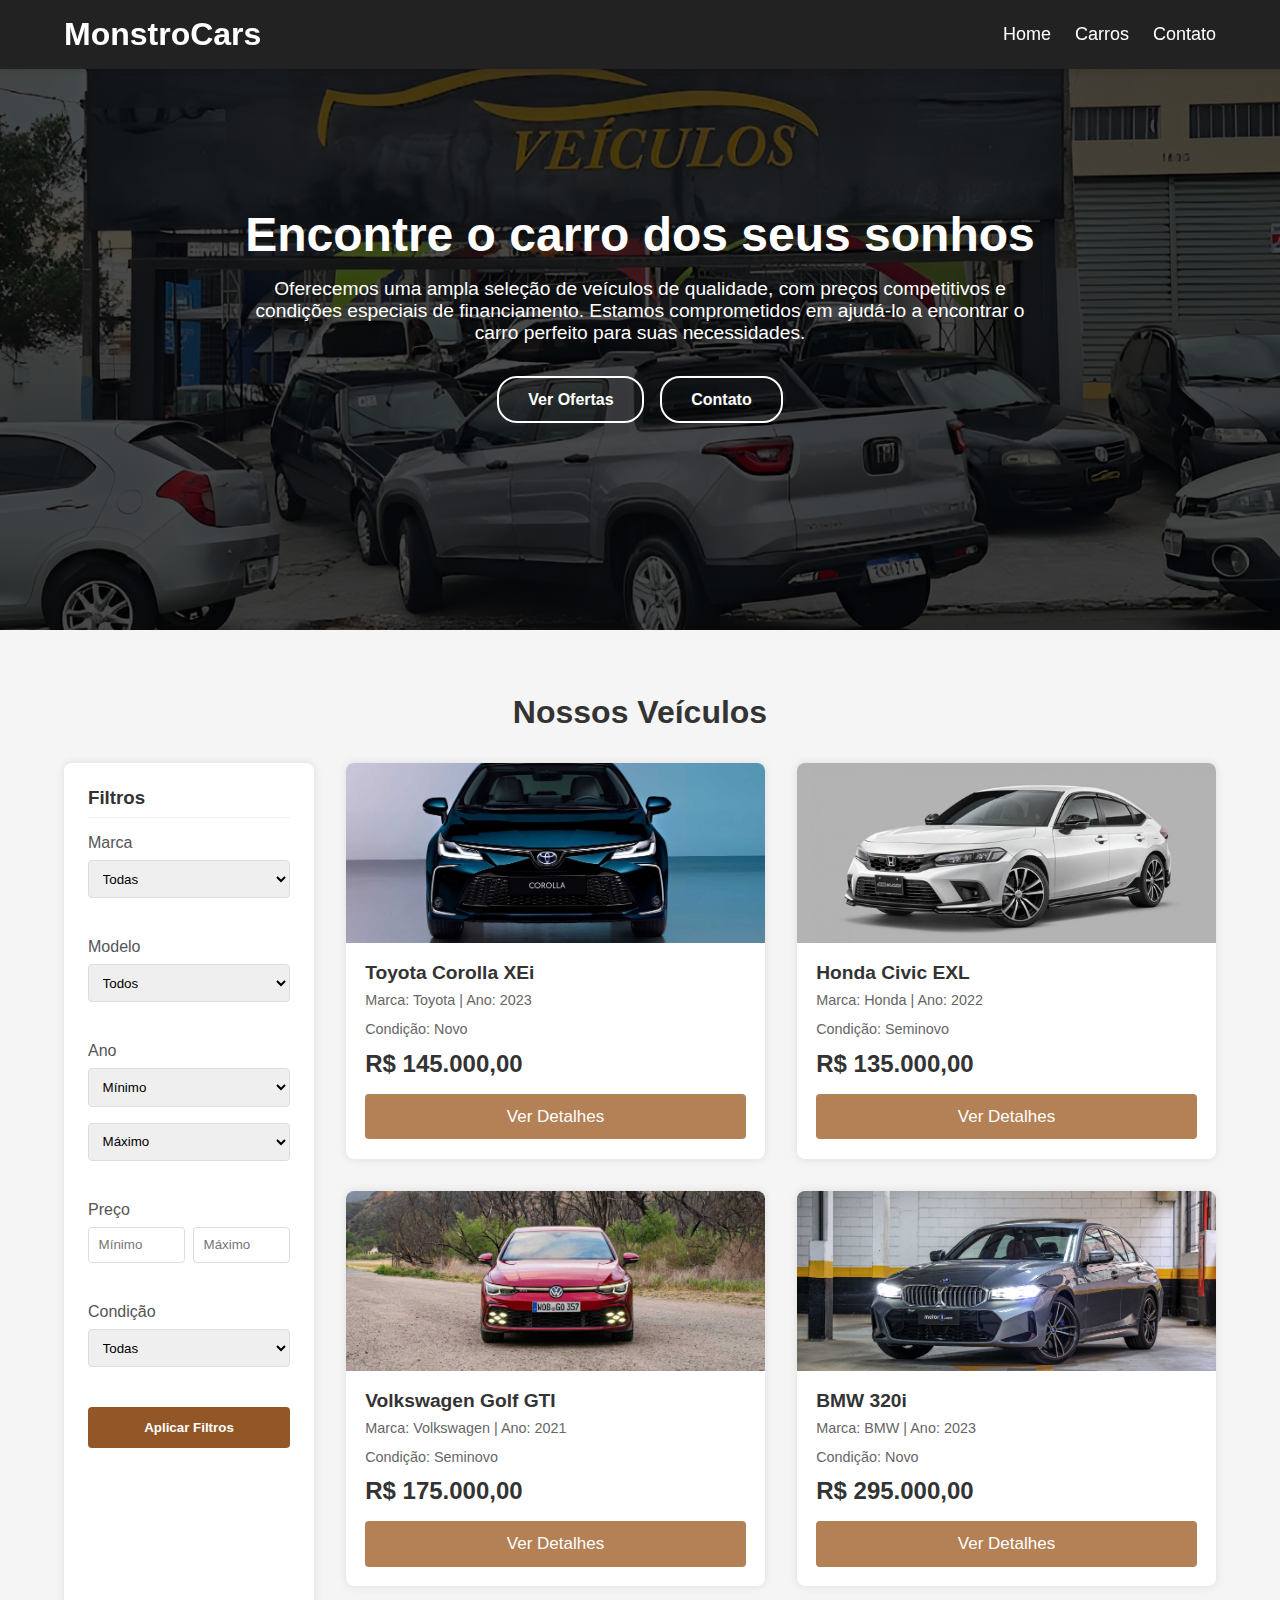
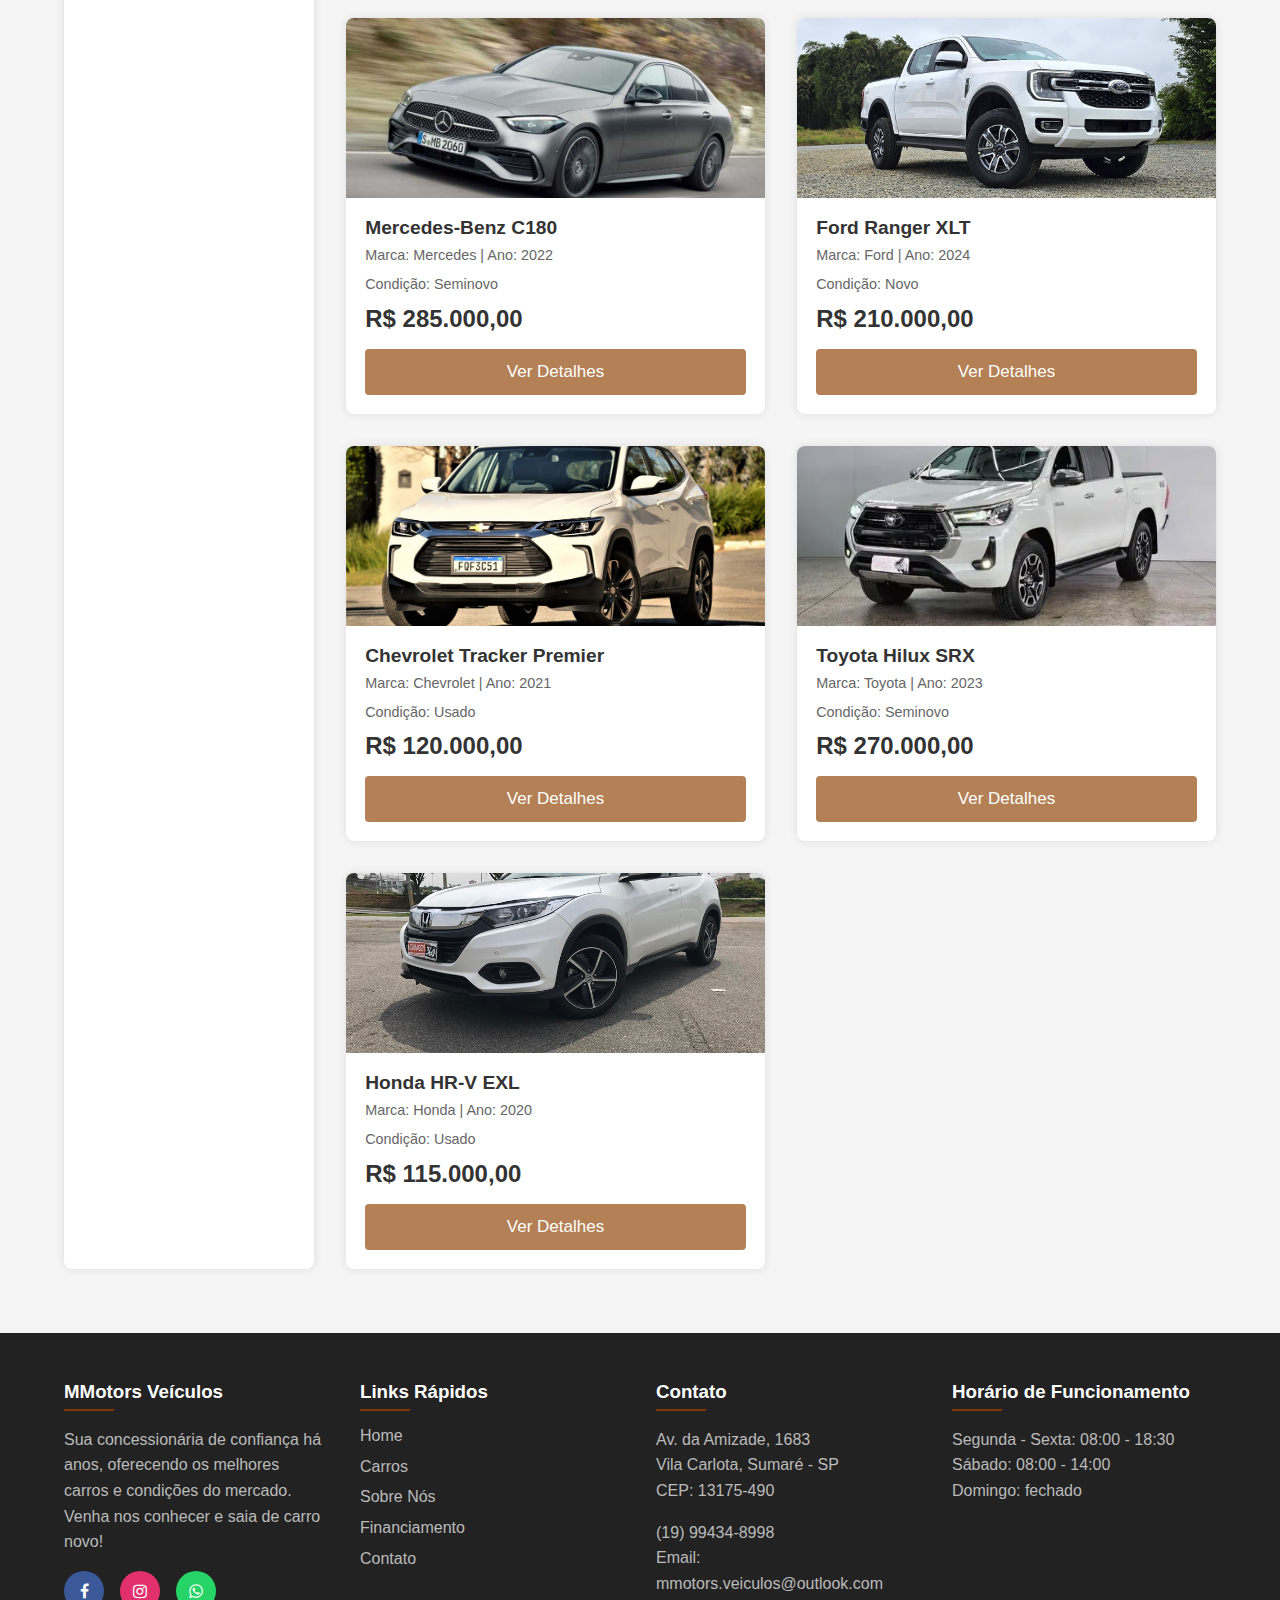
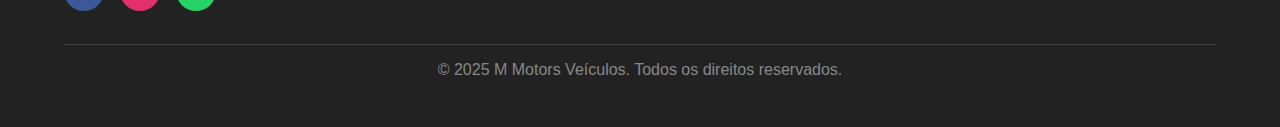
<file: index.html>
<!DOCTYPE html>
<html lang="pt-BR">
<head>
    <meta charset="UTF-8">
    <meta name="viewport" content="width=device-width, initial-scale=1.0">
    <link rel="stylesheet" href="https://cdnjs.cloudflare.com/ajax/libs/font-awesome/4.7.0/css/font-awesome.min.css">
    <link rel="stylesheet" href="styles/index.css">
    <link rel="stylesheet" href="styles/navbar.css">
    <script src="script.js"></script>
    <script src="toggle-btn.js"></script>
    <title>MonstroCars</title>
</head>
<body>
    <!-- Navbar -->
    <nav class="navbar">
        <div class="logo">MonstroCars</div>
        <div class="toggle-btn">
            <span></span>
            <span></span>
            <span></span>
        </div>
        <ul class="nav-links">
            <li><a href="index.html">Home</a></li>
            <li><a href="#cars-container">Carros</a></li>
            <li><a href="contato.html">Contato</a></li>
        </ul>
    </nav>

    <!-- Hero Section -->
    <section class="hero">
        <h1>Encontre o carro dos seus sonhos</h1>
        <p>Oferecemos uma ampla seleção de veículos de qualidade, com preços competitivos e condições especiais de financiamento. Estamos comprometidos em ajudá-lo a encontrar o carro perfeito para suas necessidades.</p>
        
        <div class="hero-btn">
            <a href="#cars-container" class="btn">Ver Ofertas</a>
            <a href="contato.html" class="btn">Contato</a>
        </div>
    </section>

    <!-- Products Section -->
    <section class="products-section">
        <h2>Nossos Veículos</h2>
        <div class="products-container">
            <!-- Filtros -->
            <div class="filters">
                <h3>Filtros</h3>
                <div class="filter-group">
                    <label for="marca">Marca</label>
                    <select id="marca">
                        <option value="">Todas</option>
                        <option value="Toyota">Toyota</option>
                        <option value="Honda">Honda</option>
                        <option value="Volkswagen">Volkswagen</option>
                        <option value="BMW">BMW</option>
                        <option value="Mercedes">Mercedes</option>
                        <option value="Ford">Ford</option>
                        <option value="Chevrolet">Chevrolet</option>
                    </select>
                </div>

                <div class="filter-group">
                    <label for="modelo">Modelo</label>
                    <select id="modelo">
                        <option value="">Todos</option>
                    </select>
                </div>

                <div class="filter-group">
                    <label for="ano-min">Ano</label>
                    <select id="ano-min">
                        <option value="">Mínimo</option>
                        <option value="2015">2015</option>
                        <option value="2016">2016</option>
                        <option value="2017">2017</option>
                        <option value="2018">2018</option>
                        <option value="2019">2019</option>
                        <option value="2020">2020</option>
                        <option value="2021">2021</option>
                        <option value="2022">2022</option>
                        <option value="2023">2023</option>
                        <option value="2024">2024</option>
                    </select>
                    <select id="ano-max">
                        <option value="">Máximo</option>
                        <option value="2015">2015</option>
                        <option value="2016">2016</option>
                        <option value="2017">2017</option>
                        <option value="2018">2018</option>
                        <option value="2019">2019</option>
                        <option value="2020">2020</option>
                        <option value="2021">2021</option>
                        <option value="2022">2022</option>
                        <option value="2023">2023</option>
                        <option value="2024">2024</option>
                    </select>
                </div>

                <div class="filter-group">
                    <label for="preco">Preço</label>
                    <div class="price-inputs">
                        <input type="number" id="preco-min" placeholder="Mínimo">
                        <input type="number" id="preco-max" placeholder="Máximo">
                    </div>
                </div>

                <div class="filter-group">
                    <label for="condicao">Condição</label>
                    <select id="condicao">
                        <option value="">Todas</option>
                        <option value="novo">Novo</option>
                        <option value="seminovo">Seminovo</option>
                        <option value="usado">Usado</option>
                    </select>
                </div>

                <button class="filter-btn" id="aplicar-filtros">Aplicar Filtros</button>
            </div>

            <!-- Carros Grid -->
            <div class="cars-grid" id="cars-container">
                <!-- Carros serão inseridos aqui via JavaScript -->
            </div>
        </div>
    </section>

    <!-- Footer -->
    <footer>
        <div class="footer-container">
            <div class="footer-col">
                <h3><span>MMotors Veículos</span></h3>
                <p>Sua concessionária de confiança há anos, oferecendo os melhores carros e condições do mercado. Venha nos conhecer e saia de carro novo!</p>
                <div class="social-icons">
                    <a href="https://www.facebook.com/people/MMotors-Ve%C3%ADculos/61556223940893/" class="social-icon"><i class="fa fa-facebook" aria-hidden="true"></i></a>
                    <a href="https://www.instagram.com/mmotors.veiculos/" class="social-icon"><i class="fa fa-instagram" aria-hidden="true"></i></a>
                    <a href="#" class="social-icon"><i class="fa fa-whatsapp" aria-hidden="true"></i></a>
                </div>
            </div>
            <div class="footer-col">
                <h3>Links Rápidos</h3>
                <ul class="footer-links">
                    <li><a href="../index.html">Home</a></li>
                    <li><a href="index.html#cars-container">Carros</a></li>
                    <li><a href="#">Sobre Nós</a></li>
                    <li><a href="#">Financiamento</a></li>
                    <li><a href="contato.html">Contato</a></li>
                </ul>
            </div>
            <div class="footer-col">
                <h3>Contato</h3>
                <p>Av. da Amizade, 1683<br>Vila Carlota, Sumaré - SP<br>CEP: 13175-490</p>
                <p>(19) 99434-8998<br>Email: mmotors.veiculos@outlook.com</p>
            </div>
            <div class="footer-col">
                <h3>Horário de Funcionamento</h3>
                <p>Segunda - Sexta: 08:00 - 18:30<br>Sábado: 08:00 - 14:00<br>Domingo: fechado</p>
            </div>
        </div>
        <div class="copyright">
            <p>&copy; 2025 M Motors Veículos. Todos os direitos reservados.</p>
        </div>
    </footer>
</body>
</html>
</file>
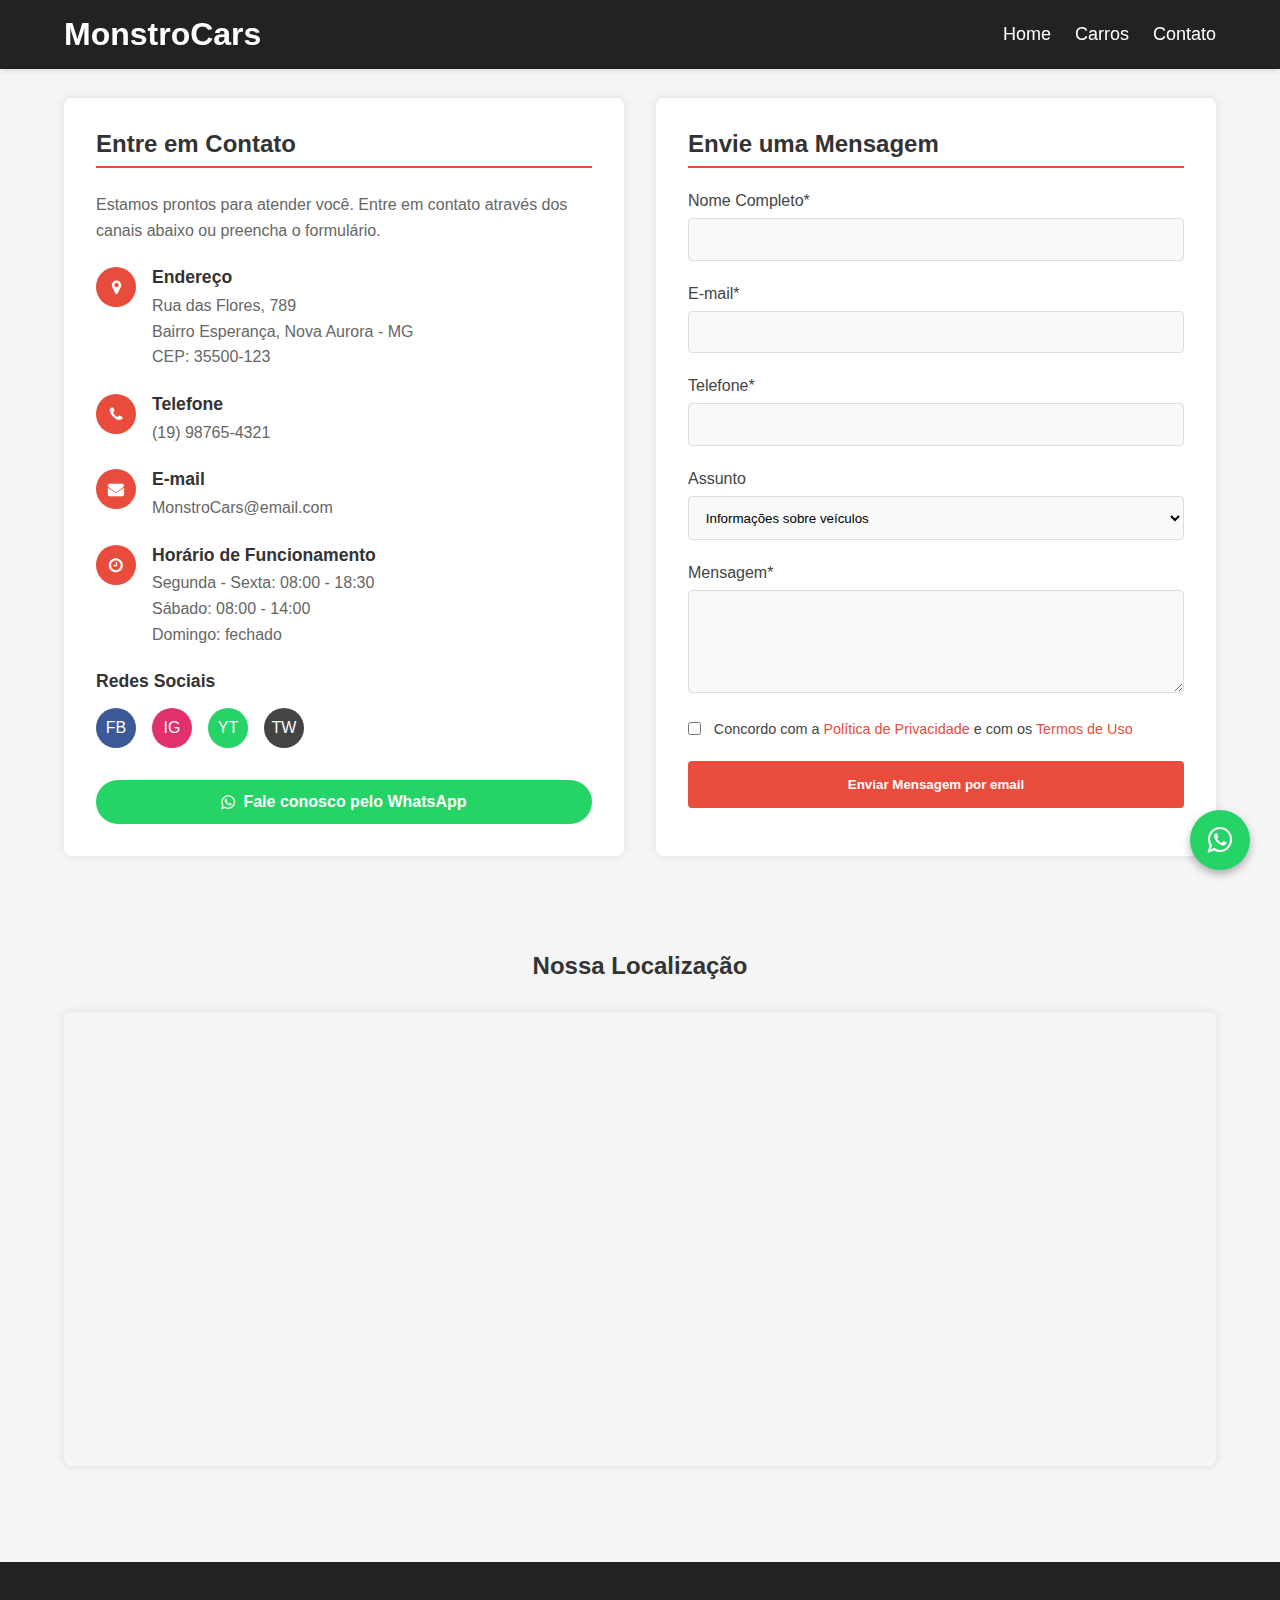
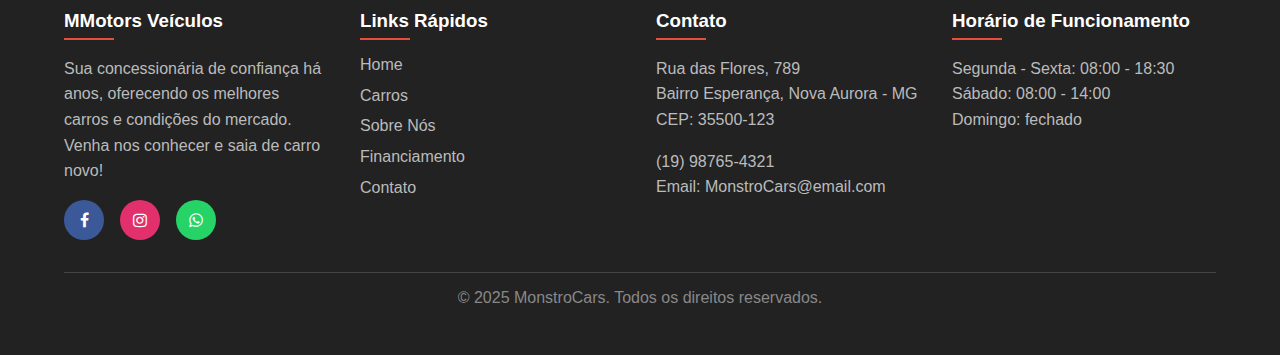
<file: contato.html>
<!DOCTYPE html>
<html lang="pt-BR">
<head>
    <meta charset="UTF-8">
    <meta name="viewport" content="width=device-width, initial-scale=1.0">
    <link rel="stylesheet" href="https://cdnjs.cloudflare.com/ajax/libs/font-awesome/4.7.0/css/font-awesome.min.css">
    <link rel="stylesheet" href="styles/contato.css">
    <link rel="stylesheet" href="styles/navbar.css">
    <script src="toggle-btn.js"></script>
    <title>Contato - MonstroCars</title>
</head>
<body>
    <!-- Navbar -->
    <nav class="navbar">
        <div class="logo">MonstroCars</div>
        <div class="toggle-btn">
            <span></span>
            <span></span>
            <span></span>
        </div>
        <ul class="nav-links">
            <li><a href="index.html">Home</a></li>
            <li><a href="index.html#cars-container">Carros</a></li>
            <li><a href="contato.html">Contato</a></li>
        </ul>
    </nav>

    <!-- Breadcrumb -->
    <div class="breadcrumb">
        <ul class="breadcrumb-links">
            <li><a href="index.html">Home</a></li>
            <li><a href="contato.html">Contato</a></li>
        </ul>
    </div>

    <!-- Contato Section -->
    <section class="contato-section">
        <div class="contato-container">
            <div class="contato-info">
                <h2>Entre em Contato</h2>
                <p>Estamos prontos para atender você. Entre em contato através dos canais abaixo ou preencha o formulário.</p>
                
                <div class="info-item">
                    <div class="info-icon">
                        <i class="fa fa-map-marker" aria-hidden="true"></i>
                    </div>
                    <div class="info-text">
                        <h3>Endereço</h3>
                        <p>Rua das Flores, 789<br>Bairro Esperança, Nova Aurora - MG<br>CEP: 35500-123</p>
                    </div>
                </div>
                
                <div class="info-item">
                    <div class="info-icon">
                        <i class="fa fa-phone" aria-hidden="true"></i>
                    </div>
                    <div class="info-text">
                        <h3>Telefone</h3>
                        <p>(19) 98765-4321</p>
                    </div>
                </div>
                
                <div class="info-item">
                    <div class="info-icon">
                        <i class="fa fa-envelope" aria-hidden="true"></i>
                    </div>
                    <div class="info-text">
                        <h3>E-mail</h3>
                        <p>MonstroCars@email.com</p>
                    </div>
                </div>
                
                <div class="info-item">
                    <div class="info-icon">
                        <i class="fa fa-clock-o" aria-hidden="true"></i>
                    </div>
                    <div class="info-text">
                        <h3>Horário de Funcionamento</h3>
                        <p>Segunda - Sexta: 08:00 - 18:30<br>
                        Sábado: 08:00 - 14:00<br>
                        Domingo: fechado</p>
                    </div>
                </div>
                
                <div class="social-contato">
                    <h3>Redes Sociais</h3>
                    <div class="social-icons">
                        <a href="#" class="social-icon">FB</a>
                        <a href="#" class="social-icon">IG</a>
                        <a href="#" class="social-icon">YT</a>
                        <a href="#" class="social-icon">TW</a>
                    </div>
                </div>
                
                <div class="whatsapp-button">
                    <a id="whatsapp-btn" target="_blank" class="btn-whatsapp">
                        <i class="fa fa-whatsapp" aria-hidden="true"></i> Fale conosco pelo WhatsApp
                    </a>
                </div>
            </div>
            
            <div class="contato-form">
                <h2>Envie uma Mensagem</h2>
                <form id="contato-form">
                    <div class="form-group">
                        <label for="nome">Nome Completo*</label>
                        <input type="text" id="nome" name="nome" required>
                    </div>
                    
                    <div class="form-group">
                        <label for="email">E-mail*</label>
                        <input type="email" id="email" name="email" required>
                    </div>
                    
                    <div class="form-group">
                        <label for="telefone">Telefone*</label>
                        <input type="tel" id="telefone" name="telefone" required>
                    </div>
                    
                    <div class="form-group">
                        <label for="assunto">Assunto</label>
                        <select id="assunto" name="assunto">
                            <option value="informacoes">Informações sobre veículos</option>
                            <option value="test-drive">Agendamento de test drive</option>
                            <option value="financiamento">Financiamento</option>
                            <option value="venda">Vender meu carro</option>
                            <option value="outros">Outros assuntos</option>
                        </select>
                    </div>
                    
                    <div class="form-group">
                        <label for="mensagem">Mensagem*</label>
                        <textarea id="mensagem" name="mensagem" rows="5" required></textarea>
                    </div>
                    
                    <div class="form-group checkbox-group">
                        <input type="checkbox" id="termos" name="termos" required>
                        <label for="termos">Concordo com a <a href="#">Política de Privacidade</a> e com os <a href="#">Termos de Uso</a></label>
                    </div>
                    
                    <button type="submit" class="btn-enviar">Enviar Mensagem por email</button>
                </form>
            </div>
        </div>
    </section>

    <section class="mapa-section">
        <h2>Nossa Localização</h2>
        <div class="mapa-container">
            <iframe src="https://www.google.com/maps/embed?pb=!1m18!1m12!1m3!1d3679.426350436323!2d-47.26953482398619!3d-22.75188503368789!2m3!1f0!2f0!3f0!3m2!1i1024!2i768!4f13.1!3m3!1m2!1s0x94c89bcfd7e91b7d%3A0xdee1a5b0dafd7ea4!2sAv.%20da%20Amizade%2C%201683%20-%20Vila%20Carlota%2C%20Sumar%C3%A9%20-%20SP%2C%2013175-490!5e0!3m2!1spt-BR!2sbr!4v1710898324084!5m2!1spt-BR!2sbr" 
                width="100%" height="450" style="border:0;" allowfullscreen="" loading="lazy" referrerpolicy="no-referrer-when-downgrade"></iframe>
        </div>
    </section>

    <a href="https://wa.me/5519987654321" target="_blank" class="whatsapp-float">
        <i class="fa fa-whatsapp" aria-hidden="true"></i>
    </a>

    <footer>
        <div class="footer-container">
            <div class="footer-col">
                <h3><span>MMotors Veículos</span></h3>
                <p>Sua concessionária de confiança há anos, oferecendo os melhores carros e condições do mercado. Venha nos conhecer e saia de carro novo!</p>
                <div class="social-icons">
                    <a href="#" class="social-icon"><i class="fa fa-facebook" aria-hidden="true"></i></a>
                    <a href="#" class="social-icon"><i class="fa fa-instagram" aria-hidden="true"></i></a>
                    <a href="#" class="social-icon"><i class="fa fa-whatsapp" aria-hidden="true"></i></a>
                </div>
            </div>
            <div class="footer-col">
                <h3>Links Rápidos</h3>
                <ul class="footer-links">
                    <li><a href="../index.html">Home</a></li>
                    <li><a href="index.html#cars-container">Carros</a></li>
                    <li><a href="#">Sobre Nós</a></li>
                    <li><a href="#">Financiamento</a></li>
                    <li><a href="contato.html">Contato</a></li>
                </ul>
            </div>
            <div class="footer-col">
                <h3>Contato</h3>
                <p>Rua das Flores, 789<br>Bairro Esperança, Nova Aurora - MG<br>CEP: 35500-123</p>
                <p>(19) 98765-4321<br>Email: MonstroCars@email.com</p>
            </div>
            <div class="footer-col">
                <h3>Horário de Funcionamento</h3>
                <p>Segunda - Sexta: 08:00 - 18:30<br>Sábado: 08:00 - 14:00<br>Domingo: fechado</p>
            </div>
        </div>
        <div class="copyright">
            <p>&copy; 2025 MonstroCars. Todos os direitos reservados.</p>
        </div>
    </footer>

    <script>
        document.addEventListener("DOMContentLoaded", function() {
            const form = document.getElementById("contato-form");

            // Botão de WhatsApp
            document.getElementById("whatsapp-btn").addEventListener("click", function() {
                const numeroLoja = "5519987654321";
                const mensagem = encodeURIComponent("Olá, gostaria de mais informações!");
                window.open(`https://wa.me/${numeroLoja}?text=${mensagem}`, "_blank");
            });

            // Formulário de contato via e-mail
            form.addEventListener("submit", function(e) {
                e.preventDefault();

                const nome = document.getElementById("nome").value;
                const email = document.getElementById("email").value;
                const telefone = document.getElementById("telefone").value;
                const mensagem = document.getElementById("mensagem").value;

                if (nome && email && telefone && mensagem) {
                    const mailtoLink = `mailto:contato@sualoja.com?subject=Contato de ${nome}&body=Nome: ${nome}%0AEmail: ${email}%0ATelefone: ${telefone}%0AMensagem: ${mensagem}`;
                    window.location.href = mailtoLink;
                    form.reset();
                } else {
                    alert("Por favor, preencha todos os campos obrigatórios.");
                }
            });

            // Máscara para telefone
            const telefoneInput = document.getElementById("telefone");
            telefoneInput.addEventListener("input", function() {
                let value = telefoneInput.value.replace(/\D/g, "");
                
                if (value.length > 0) {
                    value = "(" + value;
                    
                    if (value.length > 3) {
                        value = value.substring(0, 3) + ") " + value.substring(3);
                    }
                    
                    if (value.length > 10) {
                        value = value.substring(0, 10) + "-" + value.substring(10);
                    }
                    
                    if (value.length > 15) {
                        value = value.substring(0, 15);
                    }
                }
                
                telefoneInput.value = value;
            });
        });
    </script>
</body>
</html>
</file>
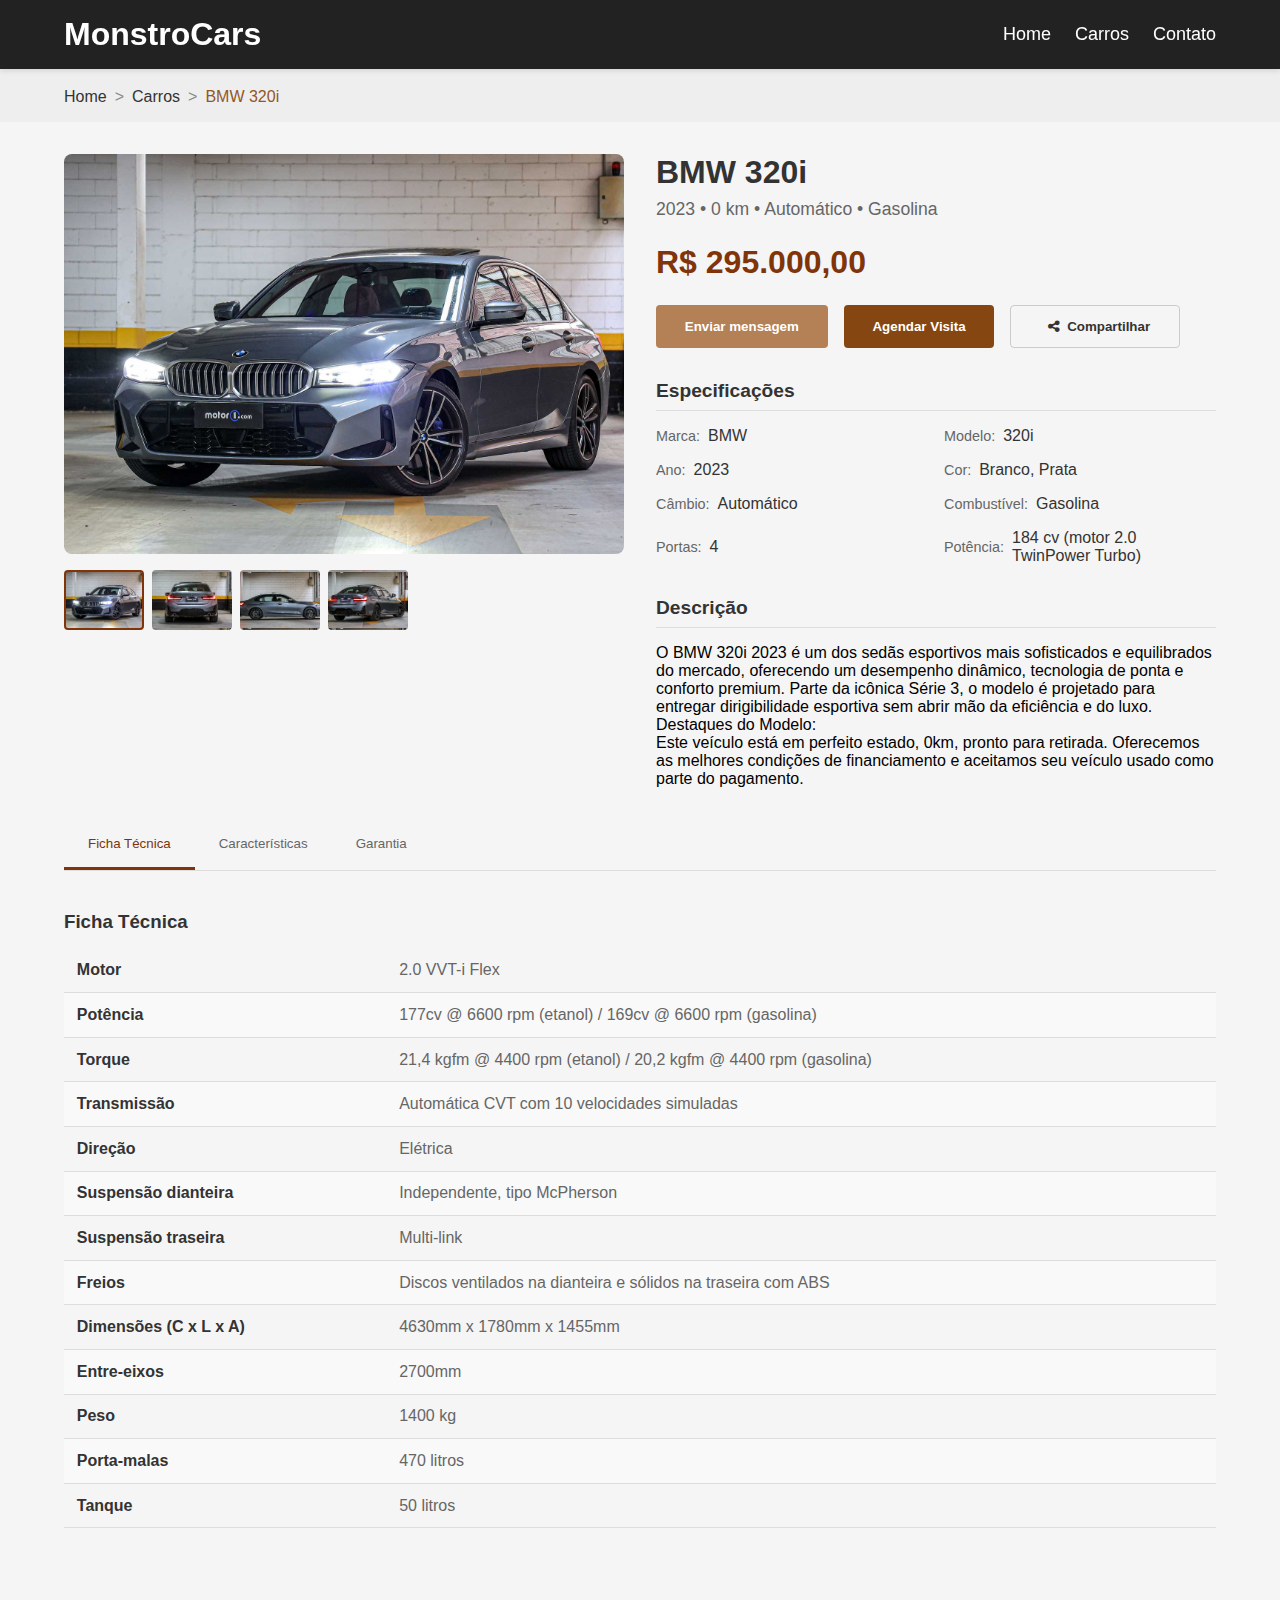
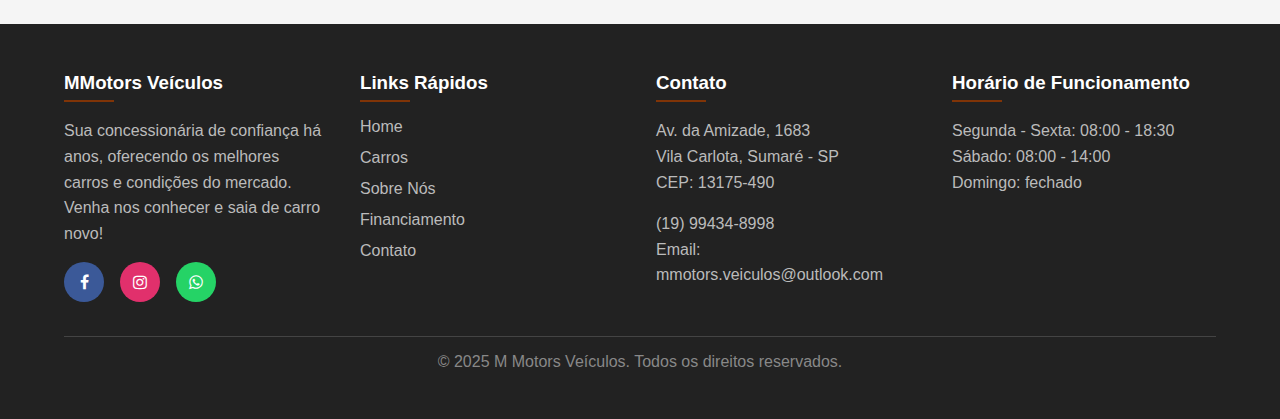
<file: cars/bmw-320i.html>
<!DOCTYPE html>
<html lang="pt-BR">
<head>
    <meta charset="UTF-8">
    <meta name="viewport" content="width=device-width, initial-scale=1.0">
    <link rel="stylesheet" href="https://cdnjs.cloudflare.com/ajax/libs/font-awesome/4.7.0/css/font-awesome.min.css">
    <title>BMW 320i - MonstroCars</title>
    <link rel="stylesheet" href="../styles/ver-detalhes.css">
    <link rel="stylesheet" href="../styles/navbar.css">
    <script src="../toggle-btn.js"></script>
    
</head>
<body>
    <!-- Navbar -->
    <nav class="navbar">
        <div class="logo">MonstroCars</div>
        <div class="toggle-btn">
            <span></span>
            <span></span>
            <span></span>
        </div>
        <ul class="nav-links">
            <li><a href="../index.html">Home</a></li>
            <li><a href="#cars-container">Carros</a></li>
            <li><a href="../contato.html">Contato</a></li>
        </ul>
    </nav>

    <!-- Breadcrumb -->
    <div class="breadcrumb" style="padding-top: 5.5rem;">
        <ul class="breadcrumb-links">
            <li><a href="../index.html">Home</a></li>
            <li><a href="../index.html#cars-container">Carros</a></li>
            <li><a href="#">BMW 320i</a></li>
        </ul>
    </div>

    <!-- Car Detail Container -->
    <div class="car-detail-container">
        <!-- Car Gallery -->
        <div class="car-gallery">
            <div class="main-image" id="main-image" style="background-image: url('../assets/bmw-320i/1.png')"></div>
            <div class="thumbnail-container">
                <div class="thumbnail active" style="background-image: url('../assets/bmw-320i/1.png')" data-src="/api/placeholder/800/400"></div>
                <div class="thumbnail" style="background-image: url('../assets/bmw-320i/2.png')" data-src="/api/placeholder/801/400"></div>
                <div class="thumbnail" style="background-image: url('../assets/bmw-320i/3.png')" data-src="/api/placeholder/802/400"></div>
                <div class="thumbnail" style="background-image: url('../assets/bmw-320i/4.png')" data-src="/api/placeholder/803/400"></div>
            </div>
        </div>

        <!-- Car Info -->
        <div class="car-info">
            <h1 class="car-title">BMW 320i</h1>
            <p class="car-subtitle">2023 • 0 km • Automático • Gasolina</p>
            <h2 class="car-price">R$ 295.000,00</h2>

            <div class="car-actions">
                <button id="message-btn" class="car-btn btn-primary">Enviar mensagem</button>
                <button id="date-btn" class="car-btn btn-secondary">Agendar Visita</button>
                <button class="car-btn btn-outline" id="compartilhar"><i class="fa fa-share-alt" aria-hidden="true" style="margin: 0 0.5rem;"></i>Compartilhar</button>
            </div>

            <div class="car-specs">
                <h3 class="specs-title">Especificações</h3>
                <div class="specs-grid">
                    <div class="spec-item">
                        <span class="spec-label">Marca:</span>
                        <span class="spec-value">BMW</span>
                    </div>
                    <div class="spec-item">
                        <span class="spec-label">Modelo:</span>
                        <span class="spec-value">320i</span>
                    </div>
                    <div class="spec-item">
                        <span class="spec-label">Ano:</span>
                        <span class="spec-value">2023</span>
                    </div>
                    <div class="spec-item">
                        <span class="spec-label">Cor:</span>
                        <span class="spec-value">Branco, Prata</span>
                    </div>
                    <div class="spec-item">
                        <span class="spec-label">Câmbio:</span>
                        <span class="spec-value">Automático</span>
                    </div>
                    <div class="spec-item">
                        <span class="spec-label">Combustível:</span>
                        <span class="spec-value">Gasolina</span>
                    </div>
                    <div class="spec-item">
                        <span class="spec-label">Portas:</span>
                        <span class="spec-value">4</span>
                    </div>
                    <div class="spec-item">
                        <span class="spec-label">Potência:</span>
                        <span class="spec-value">184 cv (motor 2.0 TwinPower Turbo)</span>
                    </div>
                </div>
            </div>

            <div class="car-description">
                <h3 class="specs-title">Descrição</h3>
                <p>O BMW 320i 2023 é um dos sedãs esportivos mais sofisticados e equilibrados do mercado, oferecendo um desempenho dinâmico, tecnologia de ponta e conforto premium. Parte da icônica Série 3, o modelo é projetado para entregar dirigibilidade esportiva sem abrir mão da eficiência e do luxo.

                    Destaques do Modelo:</p>
                <p>Este veículo está em perfeito estado, 0km, pronto para retirada. Oferecemos as melhores condições de financiamento e aceitamos seu veículo usado como parte do pagamento.</p>
            </div>
        </div>

        <div class="car-tabs">
            <div class="tabs-header">
                <button class="tab-btn active" data-tab="technical">Ficha Técnica</button>
                <button class="tab-btn" data-tab="features">Características</button>
                <button class="tab-btn" data-tab="warranty">Garantia</button>
            </div>

            <div class="tab-content active" id="technical">
                <h3>Ficha Técnica</h3>
                <table class="specs-table">
                    <tr>
                        <th>Motor</th>
                        <td>2.0 VVT-i Flex</td>
                    </tr>
                    <tr>
                        <th>Potência</th>
                        <td>177cv @ 6600 rpm (etanol) / 169cv @ 6600 rpm (gasolina)</td>
                    </tr>
                    <tr>
                        <th>Torque</th>
                        <td>21,4 kgfm @ 4400 rpm (etanol) / 20,2 kgfm @ 4400 rpm (gasolina)</td>
                    </tr>
                    <tr>
                        <th>Transmissão</th>
                        <td>Automática CVT com 10 velocidades simuladas</td>
                    </tr>
                    <tr>
                        <th>Direção</th>
                        <td>Elétrica</td>
                    </tr>
                    <tr>
                        <th>Suspensão dianteira</th>
                        <td>Independente, tipo McPherson</td>
                    </tr>
                    <tr>
                        <th>Suspensão traseira</th>
                        <td>Multi-link</td>
                    </tr>
                    <tr>
                        <th>Freios</th>
                        <td>Discos ventilados na dianteira e sólidos na traseira com ABS</td>
                    </tr>
                    <tr>
                        <th>Dimensões (C x L x A)</th>
                        <td>4630mm x 1780mm x 1455mm</td>
                    </tr>
                    <tr>
                        <th>Entre-eixos</th>
                        <td>2700mm</td>
                    </tr>
                    <tr>
                        <th>Peso</th>
                        <td>1400 kg</td>
                    </tr>
                    <tr>
                        <th>Porta-malas</th>
                        <td>470 litros</td>
                    </tr>
                    <tr>
                        <th>Tanque</th>
                        <td>50 litros</td>
                    </tr>
                </table>
            </div>

            <div class="tab-content" id="features">
                <h3>Características e Equipamentos</h3>
                <ul class="feature-list">
                    <li>Central multimídia com tela touch de 8"</li>
                    <li>Android Auto e Apple CarPlay</li>
                    <li>Ar-condicionado digital dual zone</li>
                    <li>Câmera de ré</li>
                    <li>Controle de cruzeiro adaptativo</li>
                    <li>Faróis em LED</li>
                    <li>7 airbags (frontais, laterais, cortina e joelho)</li>
                    <li>Sensor de estacionamento dianteiro e traseiro</li>
                    <li>Bancos em couro</li>
                    <li>Rodas de liga leve 17"</li>
                    <li>Sistema de som premium com 6 alto-falantes</li>
                    <li>Freio de estacionamento eletrônico</li>
                    <li>Start/Stop automático</li>
                    <li>Entrada USB</li>
                    <li>Bluetooth</li>
                </ul>
            </div>

            <div class="tab-content" id="warranty">
                <h3>Garantia</h3>
                <p>O Toyota Corolla XEi 2023 possui garantia de fábrica de 5 anos ou 100.000 km, o que ocorrer primeiro.</p>
                <p>Além disso, oferecemos:</p>
                <ul class="feature-list">
                    <li>3 primeiras revisões gratuitas</li>
                    <li>Assistência 24 horas durante todo o período de garantia</li>
                    <li>Garantia estendida opcional por até 7 anos</li>
                </ul>
                <p>A garantia cobre defeitos de fabricação e montagem, excluindo itens de desgaste natural como pastilhas de freio, pneus, filtros, óleo, entre outros.</p>
            </div>
        </div>
    </div>

    <!-- Footer -->
    <footer>
        <div class="footer-container">
            <div class="footer-col">
                <h3><span>MMotors Veículos</span></h3>
                <p>Sua concessionária de confiança há anos, oferecendo os melhores carros e condições do mercado. Venha nos conhecer e saia de carro novo!</p>
                <div class="social-icons">
                    <a href="https://www.facebook.com/people/MMotors-Ve%C3%ADculos/61556223940893/" class="social-icon"><i class="fa fa-facebook" aria-hidden="true"></i></a>
                    <a href="https://www.instagram.com/mmotors.veiculos/" class="social-icon"><i class="fa fa-instagram" aria-hidden="true"></i></a>
                    <a href="#" class="social-icon"><i class="fa fa-whatsapp" aria-hidden="true"></i></a>
                </div>
            </div>
            <div class="footer-col">
                <h3>Links Rápidos</h3>
                <ul class="footer-links">
                    <li><a href="../index.html">Home</a></li>
                    <li><a href="index.html#cars-container">Carros</a></li>
                    <li><a href="#">Sobre Nós</a></li>
                    <li><a href="#">Financiamento</a></li>
                    <li><a href="contato.html">Contato</a></li>
                </ul>
            </div>
            <div class="footer-col">
                <h3>Contato</h3>
                <p>Av. da Amizade, 1683<br>Vila Carlota, Sumaré - SP<br>CEP: 13175-490</p>
                <p>(19) 99434-8998<br>Email: mmotors.veiculos@outlook.com</p>
            </div>
            <div class="footer-col">
                <h3>Horário de Funcionamento</h3>
                <p>Segunda - Sexta: 08:00 - 18:30<br>Sábado: 08:00 - 14:00<br>Domingo: fechado</p>
            </div>
        </div>
        <div class="copyright">
            <p>&copy; 2025 M Motors Veículos. Todos os direitos reservados.</p>
        </div>
    </footer>

    <script src="../ver-mais.js"></script>
</body>
</html>
</file>
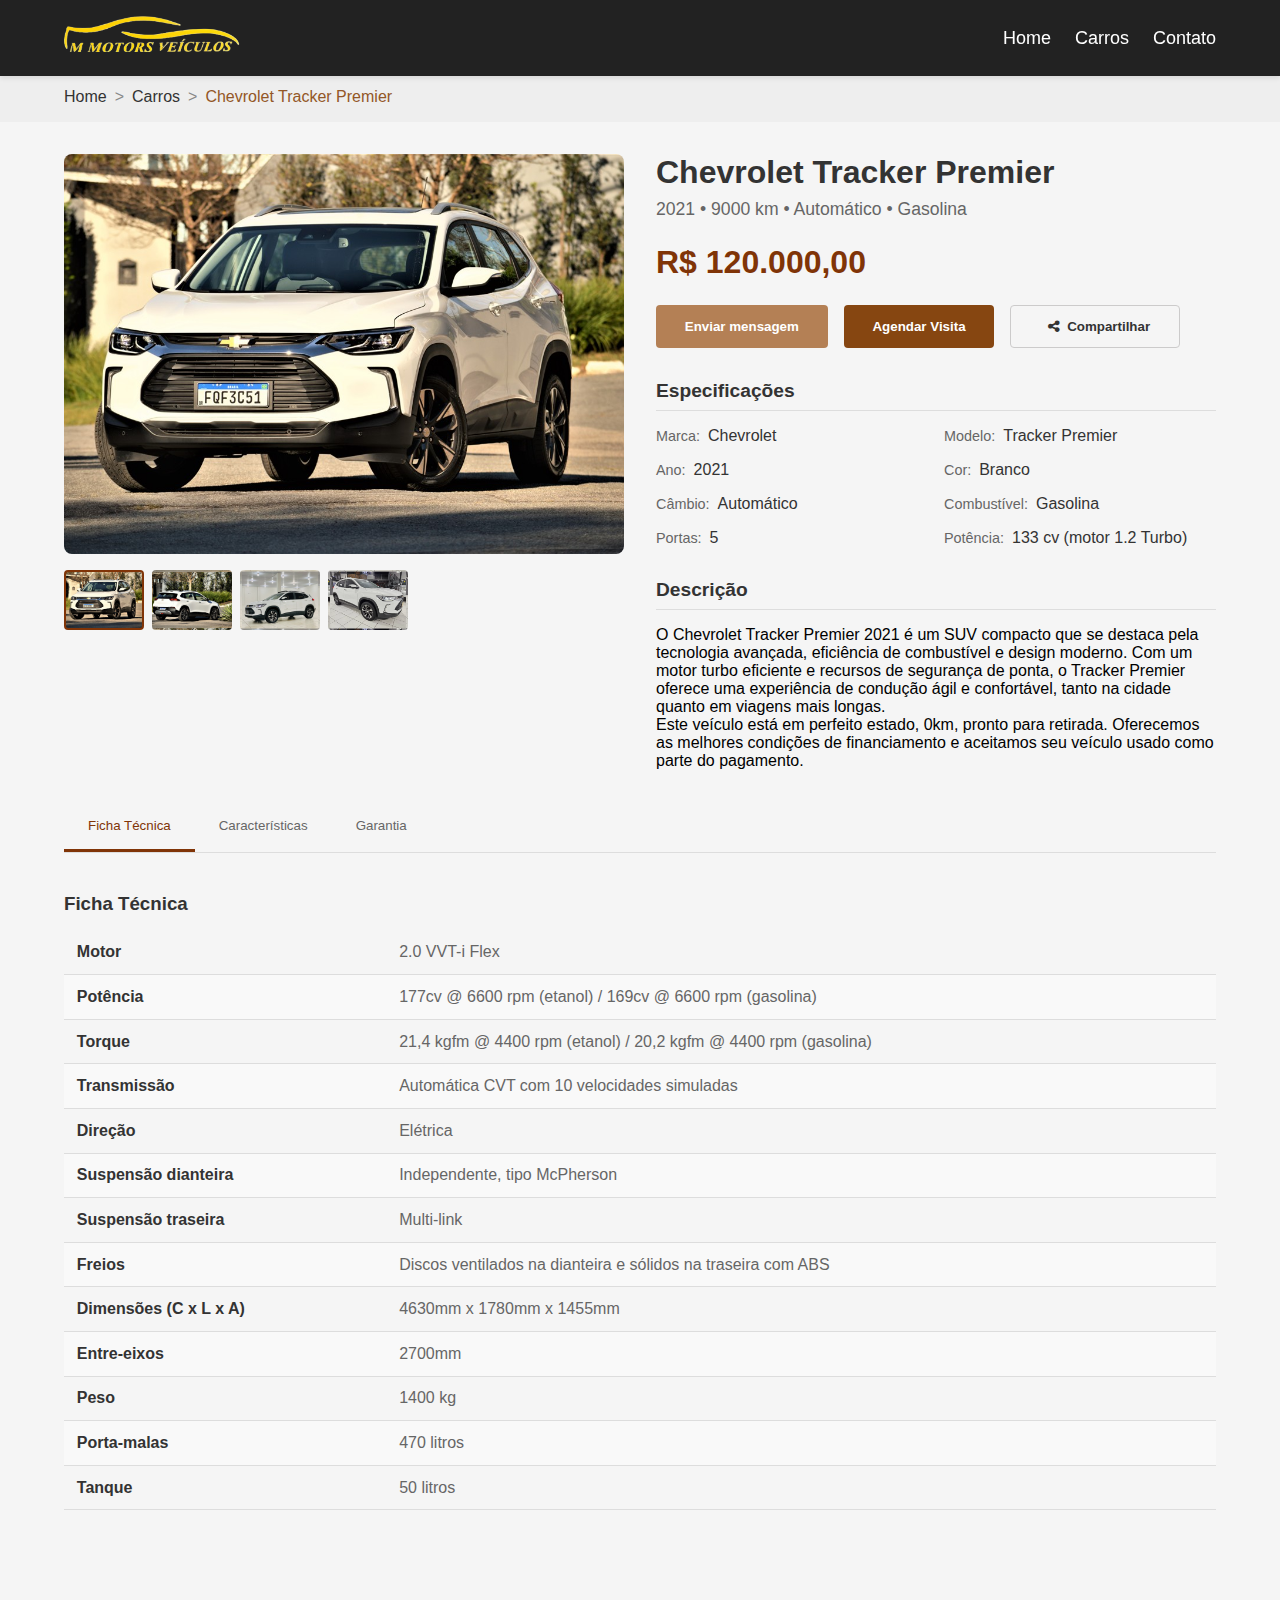
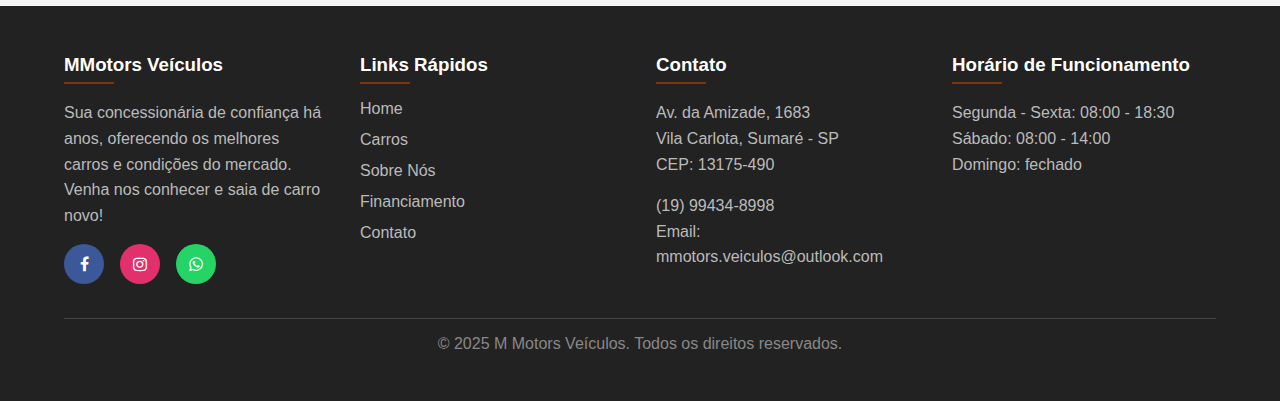
<file: cars/chevrolet-tracker-premier.html>
<!DOCTYPE html>
<html lang="pt-BR">
<head>
    <meta charset="UTF-8">
    <meta name="viewport" content="width=device-width, initial-scale=1.0">
    <link rel="stylesheet" href="https://cdnjs.cloudflare.com/ajax/libs/font-awesome/4.7.0/css/font-awesome.min.css">
    <title>Chevrolet Tracker Premier - MMotors Veículos</title>
    <link rel="stylesheet" href="../styles/ver-detalhes.css">
    <link rel="stylesheet" href="../styles/navbar.css">
    <script src="../toggle-btn.js"></script>
    
</head>
<body>
    <!-- Navbar -->
    <nav class="navbar">
        <div class="logo"><a href="../index.html"><img src="../assets/logo.png" width="176"></a></div>
        <div class="toggle-btn">
            <span></span>
            <span></span>
            <span></span>
        </div>
        <ul class="nav-links">
            <li><a href="../index.html">Home</a></li>
            <li><a href="#cars-container">Carros</a></li>
            <li><a href="../contato.html">Contato</a></li>
        </ul>
    </nav>

    <!-- Breadcrumb -->
    <div class="breadcrumb" style="padding-top: 5.5rem;">
        <ul class="breadcrumb-links">
            <li><a href="../index.html">Home</a></li>
            <li><a href="../index.html#cars-container">Carros</a></li>
            <li><a href="#">Chevrolet Tracker Premier</a></li>
        </ul>
    </div>

    <!-- Car Detail Container -->
    <div class="car-detail-container">
        <!-- Car Gallery -->
        <div class="car-gallery">
            <div class="main-image" id="main-image" style="background-image: url('../assets/chevrolet-tracker-premier/1.jpg')"></div>
            <div class="thumbnail-container">
                <div class="thumbnail active" style="background-image: url('../assets/chevrolet-tracker-premier/1.jpg')" data-src="/api/placeholder/800/400"></div>
                <div class="thumbnail" style="background-image: url('../assets/chevrolet-tracker-premier/2.jpg')" data-src="/api/placeholder/801/400"></div>
                <div class="thumbnail" style="background-image: url('../assets/chevrolet-tracker-premier/3.jpg')" data-src="/api/placeholder/802/400"></div>
                <div class="thumbnail" style="background-image: url('../assets/chevrolet-tracker-premier/4.jpg')" data-src="/api/placeholder/803/400"></div>
            </div>
        </div>

        <!-- Car Info -->
        <div class="car-info">
            <h1 class="car-title">Chevrolet Tracker Premier</h1>
            <p class="car-subtitle">2021 • 9000 km • Automático • Gasolina</p>
            <h2 class="car-price">R$ 120.000,00</h2>

            <div class="car-actions">
                <button id="message-btn" class="car-btn btn-primary">Enviar mensagem</button>
                <button id="date-btn" class="car-btn btn-secondary">Agendar Visita</button>
                <button class="car-btn btn-outline" id="compartilhar"><i class="fa fa-share-alt" aria-hidden="true" style="margin: 0 0.5rem;"></i>Compartilhar</button>
            </div>

            <div class="car-specs">
                <h3 class="specs-title">Especificações</h3>
                <div class="specs-grid">
                    <div class="spec-item">
                        <span class="spec-label">Marca:</span>
                        <span class="spec-value">Chevrolet</span>
                    </div>
                    <div class="spec-item">
                        <span class="spec-label">Modelo:</span>
                        <span class="spec-value">Tracker Premier</span>
                    </div>
                    <div class="spec-item">
                        <span class="spec-label">Ano:</span>
                        <span class="spec-value">2021</span>
                    </div>
                    <div class="spec-item">
                        <span class="spec-label">Cor:</span>
                        <span class="spec-value">Branco</span>
                    </div>
                    <div class="spec-item">
                        <span class="spec-label">Câmbio:</span>
                        <span class="spec-value">Automático</span>
                    </div>
                    <div class="spec-item">
                        <span class="spec-label">Combustível:</span>
                        <span class="spec-value">Gasolina</span>
                    </div>
                    <div class="spec-item">
                        <span class="spec-label">Portas:</span>
                        <span class="spec-value">5</span>
                    </div>
                    <div class="spec-item">
                        <span class="spec-label">Potência:</span>
                        <span class="spec-value">133 cv (motor 1.2 Turbo)</span>
                    </div>
                </div>
            </div>

            <div class="car-description">
                <h3 class="specs-title">Descrição</h3>
                <p>O Chevrolet Tracker Premier 2021 é um SUV compacto que se destaca pela tecnologia avançada, eficiência de combustível e design moderno. Com um motor turbo eficiente e recursos de segurança de ponta, o Tracker Premier oferece uma experiência de condução ágil e confortável, tanto na cidade quanto em viagens mais longas.</p>
                <p>Este veículo está em perfeito estado, 0km, pronto para retirada. Oferecemos as melhores condições de financiamento e aceitamos seu veículo usado como parte do pagamento.</p>
            </div>
        </div>

        <div class="car-tabs">
            <div class="tabs-header">
                <button class="tab-btn active" data-tab="technical">Ficha Técnica</button>
                <button class="tab-btn" data-tab="features">Características</button>
                <button class="tab-btn" data-tab="warranty">Garantia</button>
            </div>

            <div class="tab-content active" id="technical">
                <h3>Ficha Técnica</h3>
                <table class="specs-table">
                    <tr>
                        <th>Motor</th>
                        <td>2.0 VVT-i Flex</td>
                    </tr>
                    <tr>
                        <th>Potência</th>
                        <td>177cv @ 6600 rpm (etanol) / 169cv @ 6600 rpm (gasolina)</td>
                    </tr>
                    <tr>
                        <th>Torque</th>
                        <td>21,4 kgfm @ 4400 rpm (etanol) / 20,2 kgfm @ 4400 rpm (gasolina)</td>
                    </tr>
                    <tr>
                        <th>Transmissão</th>
                        <td>Automática CVT com 10 velocidades simuladas</td>
                    </tr>
                    <tr>
                        <th>Direção</th>
                        <td>Elétrica</td>
                    </tr>
                    <tr>
                        <th>Suspensão dianteira</th>
                        <td>Independente, tipo McPherson</td>
                    </tr>
                    <tr>
                        <th>Suspensão traseira</th>
                        <td>Multi-link</td>
                    </tr>
                    <tr>
                        <th>Freios</th>
                        <td>Discos ventilados na dianteira e sólidos na traseira com ABS</td>
                    </tr>
                    <tr>
                        <th>Dimensões (C x L x A)</th>
                        <td>4630mm x 1780mm x 1455mm</td>
                    </tr>
                    <tr>
                        <th>Entre-eixos</th>
                        <td>2700mm</td>
                    </tr>
                    <tr>
                        <th>Peso</th>
                        <td>1400 kg</td>
                    </tr>
                    <tr>
                        <th>Porta-malas</th>
                        <td>470 litros</td>
                    </tr>
                    <tr>
                        <th>Tanque</th>
                        <td>50 litros</td>
                    </tr>
                </table>
            </div>

            <div class="tab-content" id="features">
                <h3>Características e Equipamentos</h3>
                <ul class="feature-list">
                    <li>Central multimídia com tela touch de 8"</li>
                    <li>Android Auto e Apple CarPlay</li>
                    <li>Ar-condicionado digital dual zone</li>
                    <li>Câmera de ré</li>
                    <li>Controle de cruzeiro adaptativo</li>
                    <li>Faróis em LED</li>
                    <li>7 airbags (frontais, laterais, cortina e joelho)</li>
                    <li>Sensor de estacionamento dianteiro e traseiro</li>
                    <li>Bancos em couro</li>
                    <li>Rodas de liga leve 17"</li>
                    <li>Sistema de som premium com 6 alto-falantes</li>
                    <li>Freio de estacionamento eletrônico</li>
                    <li>Start/Stop automático</li>
                    <li>Entrada USB</li>
                    <li>Bluetooth</li>
                </ul>
            </div>

            <div class="tab-content" id="warranty">
                <h3>Garantia</h3>
                <p>O Toyota Corolla XEi 2023 possui garantia de fábrica de 5 anos ou 100.000 km, o que ocorrer primeiro.</p>
                <p>Além disso, oferecemos:</p>
                <ul class="feature-list">
                    <li>3 primeiras revisões gratuitas</li>
                    <li>Assistência 24 horas durante todo o período de garantia</li>
                    <li>Garantia estendida opcional por até 7 anos</li>
                </ul>
                <p>A garantia cobre defeitos de fabricação e montagem, excluindo itens de desgaste natural como pastilhas de freio, pneus, filtros, óleo, entre outros.</p>
            </div>
        </div>
    </div>

    <!-- Footer -->
    <footer>
        <div class="footer-container">
            <div class="footer-col">
                <h3><span>MMotors Veículos</span></h3>
                <p>Sua concessionária de confiança há anos, oferecendo os melhores carros e condições do mercado. Venha nos conhecer e saia de carro novo!</p>
                <div class="social-icons">
                    <a href="https://www.facebook.com/people/MMotors-Ve%C3%ADculos/61556223940893/" class="social-icon"><i class="fa fa-facebook" aria-hidden="true"></i></a>
                    <a href="https://www.instagram.com/mmotors.veiculos/" class="social-icon"><i class="fa fa-instagram" aria-hidden="true"></i></a>
                    <a href="#" class="social-icon"><i class="fa fa-whatsapp" aria-hidden="true"></i></a>
                </div>
            </div>
            <div class="footer-col">
                <h3>Links Rápidos</h3>
                <ul class="footer-links">
                    <li><a href="../index.html">Home</a></li>
                    <li><a href="index.html#cars-container">Carros</a></li>
                    <li><a href="#">Sobre Nós</a></li>
                    <li><a href="#">Financiamento</a></li>
                    <li><a href="contato.html">Contato</a></li>
                </ul>
            </div>
            <div class="footer-col">
                <h3>Contato</h3>
                <p>Av. da Amizade, 1683<br>Vila Carlota, Sumaré - SP<br>CEP: 13175-490</p>
                <p>(19) 99434-8998<br>Email: mmotors.veiculos@outlook.com</p>
            </div>
            <div class="footer-col">
                <h3>Horário de Funcionamento</h3>
                <p>Segunda - Sexta: 08:00 - 18:30<br>Sábado: 08:00 - 14:00<br>Domingo: fechado</p>
            </div>
        </div>
        <div class="copyright">
            <p>&copy; 2025 M Motors Veículos. Todos os direitos reservados.</p>
        </div>
    </footer>

    <script src="../ver-mais.js"></script>
</body>
</html>
</file>
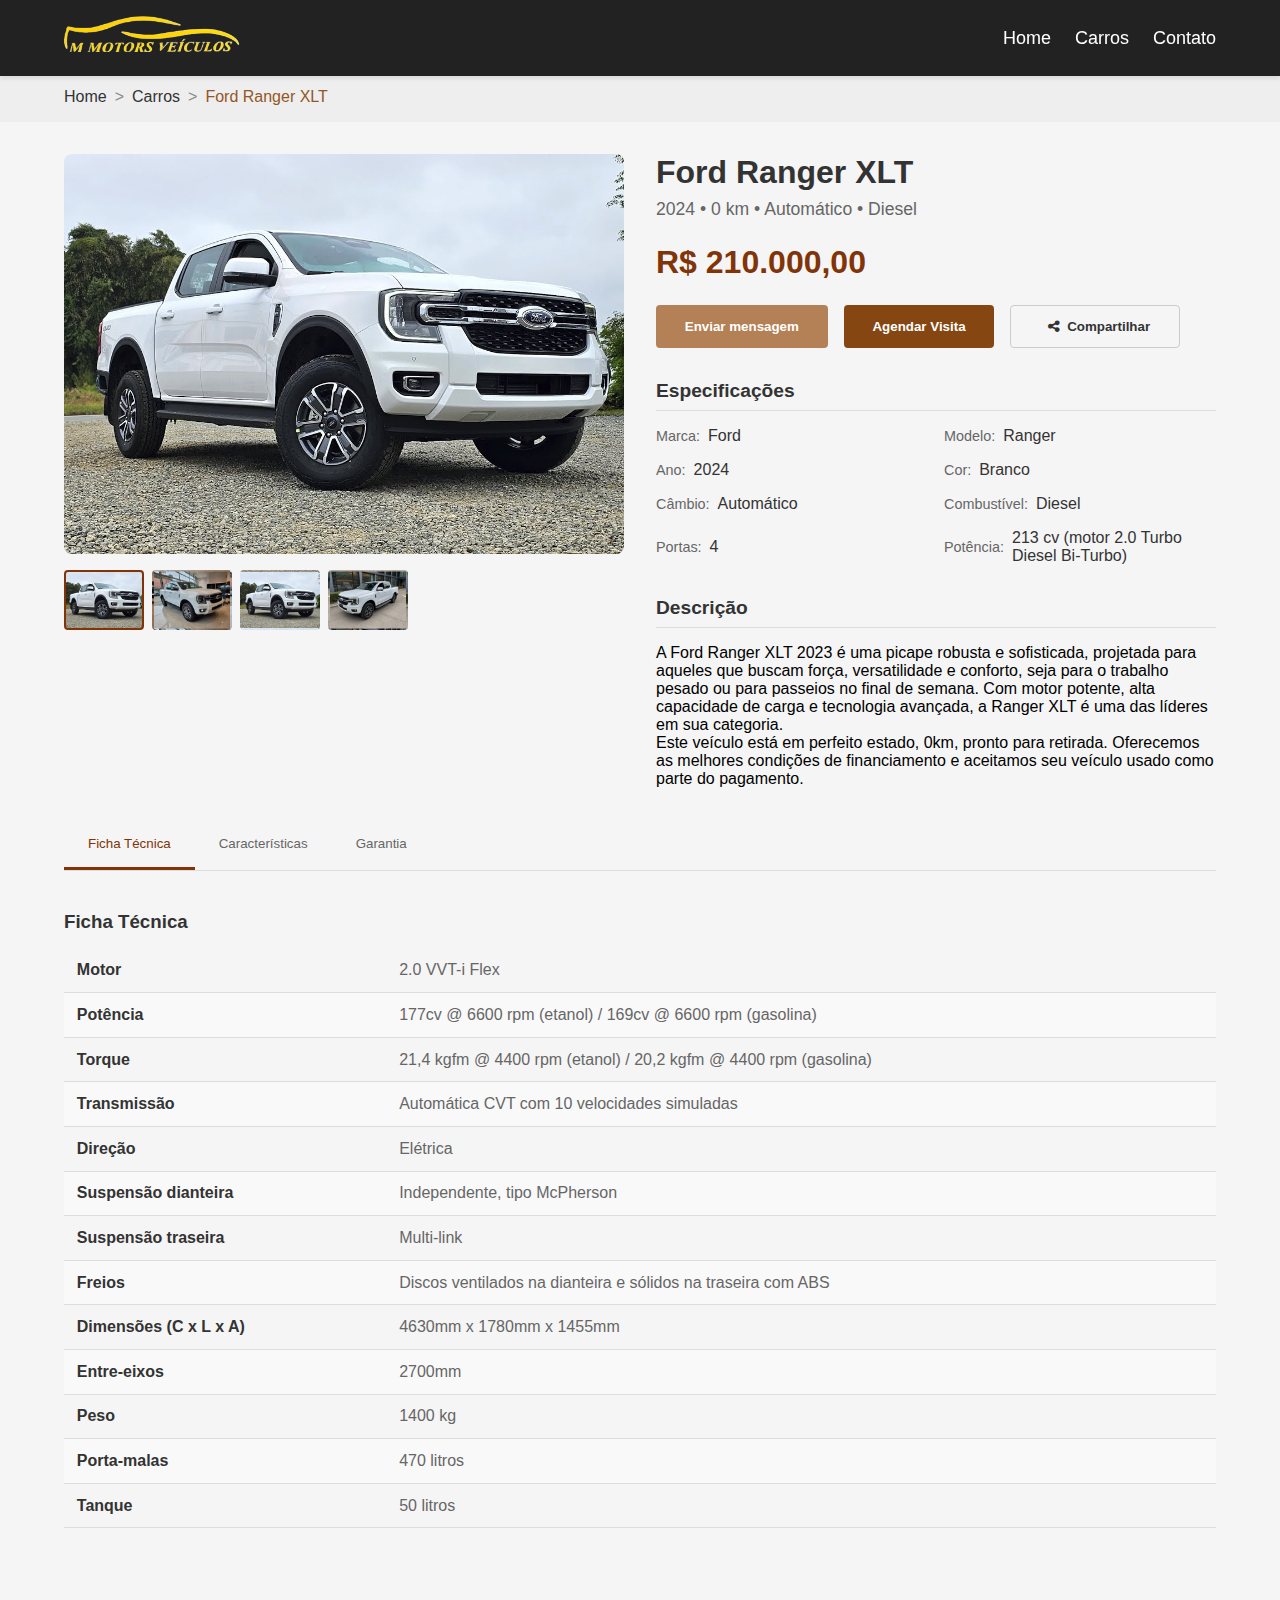
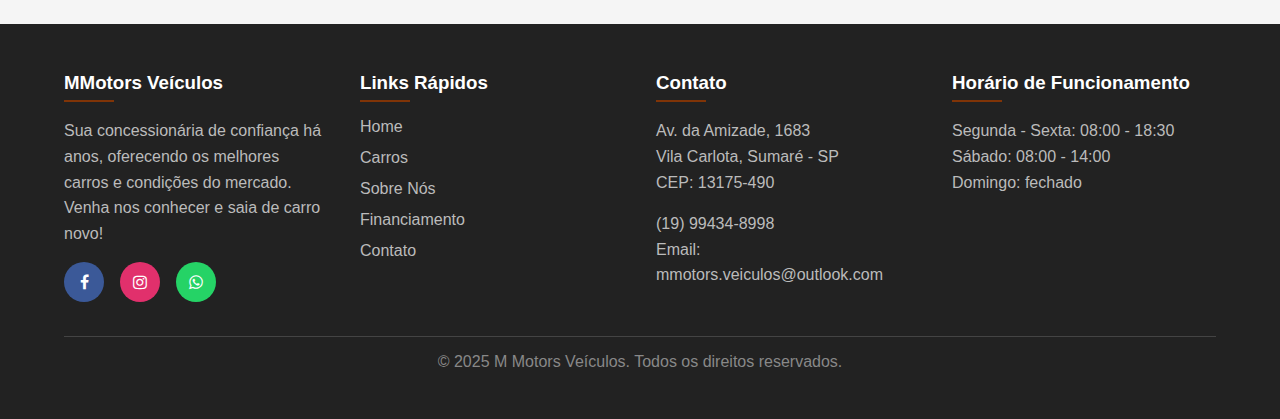
<file: cars/ford-ranger.html>
<!DOCTYPE html>
<html lang="pt-BR">
<head>
    <meta charset="UTF-8">
    <meta name="viewport" content="width=device-width, initial-scale=1.0">
    <link rel="stylesheet" href="https://cdnjs.cloudflare.com/ajax/libs/font-awesome/4.7.0/css/font-awesome.min.css">
    <title>Toyota Corolla XEi - MMotors Veículos</title>
    <link rel="stylesheet" href="../styles/ver-detalhes.css">
    <link rel="stylesheet" href="../styles/navbar.css">
    <script src="../toggle-btn.js"></script>
    
</head>
<body>
    <!-- Navbar -->
    <nav class="navbar">
        <div class="logo"><a href="../index.html"><img src="../assets/logo.png" width="176"></a></div>
        <div class="toggle-btn">
            <span></span>
            <span></span>
            <span></span>
        </div>
        <ul class="nav-links">
            <li><a href="../index.html">Home</a></li>
            <li><a href="#cars-container">Carros</a></li>
            <li><a href="../contato.html">Contato</a></li>
        </ul>
    </nav>

    <!-- Breadcrumb -->
    <div class="breadcrumb" style="padding-top: 5.5rem;">
        <ul class="breadcrumb-links">
            <li><a href="../index.html">Home</a></li>
            <li><a href="../index.html#cars-container">Carros</a></li>
            <li><a href="#">Ford Ranger XLT</a></li>
        </ul>
    </div>

    <!-- Car Detail Container -->
    <div class="car-detail-container">
        <!-- Car Gallery -->
        <div class="car-gallery">
            <div class="main-image" id="main-image" style="background-image: url('../assets/ford-ranger-xlt/1.jpg')"></div>
            <div class="thumbnail-container">
                <div class="thumbnail active" style="background-image: url('../assets/ford-ranger-xlt/1.jpg')" data-src="/api/placeholder/800/400"></div>
                <div class="thumbnail" style="background-image: url('../assets/ford-ranger-xlt/2.jpg')" data-src="/api/placeholder/801/400"></div>
                <div class="thumbnail" style="background-image: url('../assets/ford-ranger-xlt/1.jpg')" data-src="/api/placeholder/802/400"></div>
                <div class="thumbnail" style="background-image: url('../assets/ford-ranger-xlt/4.jpg')" data-src="/api/placeholder/803/400"></div>
            </div>
        </div>

        <!-- Car Info -->
        <div class="car-info">
            <h1 class="car-title">Ford Ranger XLT</h1>
            <p class="car-subtitle">2024 • 0 km • Automático • Diesel</p>
            <h2 class="car-price">R$ 210.000,00</h2>

            <div class="car-actions">
                <button id="message-btn" class="car-btn btn-primary">Enviar mensagem</button>
                <button id="date-btn" class="car-btn btn-secondary">Agendar Visita</button>
                <button class="car-btn btn-outline" id="compartilhar"><i class="fa fa-share-alt" aria-hidden="true" style="margin: 0 0.5rem;"></i>Compartilhar</button>
            </div>

            <div class="car-specs">
                <h3 class="specs-title">Especificações</h3>
                <div class="specs-grid">
                    <div class="spec-item">
                        <span class="spec-label">Marca:</span>
                        <span class="spec-value">Ford</span>
                    </div>
                    <div class="spec-item">
                        <span class="spec-label">Modelo:</span>
                        <span class="spec-value">Ranger</span>
                    </div>
                    <div class="spec-item">
                        <span class="spec-label">Ano:</span>
                        <span class="spec-value">2024</span>
                    </div>
                    <div class="spec-item">
                        <span class="spec-label">Cor:</span>
                        <span class="spec-value">Branco</span>
                    </div>
                    <div class="spec-item">
                        <span class="spec-label">Câmbio:</span>
                        <span class="spec-value">Automático</span>
                    </div>
                    <div class="spec-item">
                        <span class="spec-label">Combustível:</span>
                        <span class="spec-value">Diesel</span>
                    </div>
                    <div class="spec-item">
                        <span class="spec-label">Portas:</span>
                        <span class="spec-value">4</span>
                    </div>
                    <div class="spec-item">
                        <span class="spec-label">Potência:</span>
                        <span class="spec-value">213 cv (motor 2.0 Turbo Diesel Bi-Turbo)</span>
                    </div>
                </div>
            </div>

            <div class="car-description">
                <h3 class="specs-title">Descrição</h3>
                <p>A Ford Ranger XLT 2023 é uma picape robusta e sofisticada, projetada para aqueles que buscam força, versatilidade e conforto, seja para o trabalho pesado ou para passeios no final de semana. Com motor potente, alta capacidade de carga e tecnologia avançada, a Ranger XLT é uma das líderes em sua categoria.</p>
                <p>Este veículo está em perfeito estado, 0km, pronto para retirada. Oferecemos as melhores condições de financiamento e aceitamos seu veículo usado como parte do pagamento.</p>
            </div>
        </div>

        <div class="car-tabs">
            <div class="tabs-header">
                <button class="tab-btn active" data-tab="technical">Ficha Técnica</button>
                <button class="tab-btn" data-tab="features">Características</button>
                <button class="tab-btn" data-tab="warranty">Garantia</button>
            </div>

            <div class="tab-content active" id="technical">
                <h3>Ficha Técnica</h3>
                <table class="specs-table">
                    <tr>
                        <th>Motor</th>
                        <td>2.0 VVT-i Flex</td>
                    </tr>
                    <tr>
                        <th>Potência</th>
                        <td>177cv @ 6600 rpm (etanol) / 169cv @ 6600 rpm (gasolina)</td>
                    </tr>
                    <tr>
                        <th>Torque</th>
                        <td>21,4 kgfm @ 4400 rpm (etanol) / 20,2 kgfm @ 4400 rpm (gasolina)</td>
                    </tr>
                    <tr>
                        <th>Transmissão</th>
                        <td>Automática CVT com 10 velocidades simuladas</td>
                    </tr>
                    <tr>
                        <th>Direção</th>
                        <td>Elétrica</td>
                    </tr>
                    <tr>
                        <th>Suspensão dianteira</th>
                        <td>Independente, tipo McPherson</td>
                    </tr>
                    <tr>
                        <th>Suspensão traseira</th>
                        <td>Multi-link</td>
                    </tr>
                    <tr>
                        <th>Freios</th>
                        <td>Discos ventilados na dianteira e sólidos na traseira com ABS</td>
                    </tr>
                    <tr>
                        <th>Dimensões (C x L x A)</th>
                        <td>4630mm x 1780mm x 1455mm</td>
                    </tr>
                    <tr>
                        <th>Entre-eixos</th>
                        <td>2700mm</td>
                    </tr>
                    <tr>
                        <th>Peso</th>
                        <td>1400 kg</td>
                    </tr>
                    <tr>
                        <th>Porta-malas</th>
                        <td>470 litros</td>
                    </tr>
                    <tr>
                        <th>Tanque</th>
                        <td>50 litros</td>
                    </tr>
                </table>
            </div>

            <div class="tab-content" id="features">
                <h3>Características e Equipamentos</h3>
                <ul class="feature-list">
                    <li>Central multimídia com tela touch de 8"</li>
                    <li>Android Auto e Apple CarPlay</li>
                    <li>Ar-condicionado digital dual zone</li>
                    <li>Câmera de ré</li>
                    <li>Controle de cruzeiro adaptativo</li>
                    <li>Faróis em LED</li>
                    <li>7 airbags (frontais, laterais, cortina e joelho)</li>
                    <li>Sensor de estacionamento dianteiro e traseiro</li>
                    <li>Bancos em couro</li>
                    <li>Rodas de liga leve 17"</li>
                    <li>Sistema de som premium com 6 alto-falantes</li>
                    <li>Freio de estacionamento eletrônico</li>
                    <li>Start/Stop automático</li>
                    <li>Entrada USB</li>
                    <li>Bluetooth</li>
                </ul>
            </div>

            <div class="tab-content" id="warranty">
                <h3>Garantia</h3>
                <p>O Toyota Corolla XEi 2023 possui garantia de fábrica de 5 anos ou 100.000 km, o que ocorrer primeiro.</p>
                <p>Além disso, oferecemos:</p>
                <ul class="feature-list">
                    <li>3 primeiras revisões gratuitas</li>
                    <li>Assistência 24 horas durante todo o período de garantia</li>
                    <li>Garantia estendida opcional por até 7 anos</li>
                </ul>
                <p>A garantia cobre defeitos de fabricação e montagem, excluindo itens de desgaste natural como pastilhas de freio, pneus, filtros, óleo, entre outros.</p>
            </div>
        </div>
    </div>

    <!-- Footer -->
    <footer>
        <div class="footer-container">
            <div class="footer-col">
                <h3><span>MMotors Veículos</span></h3>
                <p>Sua concessionária de confiança há anos, oferecendo os melhores carros e condições do mercado. Venha nos conhecer e saia de carro novo!</p>
                <div class="social-icons">
                    <a href="https://www.facebook.com/people/MMotors-Ve%C3%ADculos/61556223940893/" class="social-icon"><i class="fa fa-facebook" aria-hidden="true"></i></a>
                    <a href="https://www.instagram.com/mmotors.veiculos/" class="social-icon"><i class="fa fa-instagram" aria-hidden="true"></i></a>
                    <a href="#" class="social-icon"><i class="fa fa-whatsapp" aria-hidden="true"></i></a>
                </div>
            </div>
            <div class="footer-col">
                <h3>Links Rápidos</h3>
                <ul class="footer-links">
                    <li><a href="../index.html">Home</a></li>
                    <li><a href="index.html#cars-container">Carros</a></li>
                    <li><a href="#">Sobre Nós</a></li>
                    <li><a href="#">Financiamento</a></li>
                    <li><a href="contato.html">Contato</a></li>
                </ul>
            </div>
            <div class="footer-col">
                <h3>Contato</h3>
                <p>Av. da Amizade, 1683<br>Vila Carlota, Sumaré - SP<br>CEP: 13175-490</p>
                <p>(19) 99434-8998<br>Email: mmotors.veiculos@outlook.com</p>
            </div>
            <div class="footer-col">
                <h3>Horário de Funcionamento</h3>
                <p>Segunda - Sexta: 08:00 - 18:30<br>Sábado: 08:00 - 14:00<br>Domingo: fechado</p>
            </div>
        </div>
        <div class="copyright">
            <p>&copy; 2025 M Motors Veículos. Todos os direitos reservados.</p>
        </div>
    </footer>

    <script src="../ver-mais.js"></script>
</body>
</html>
</file>
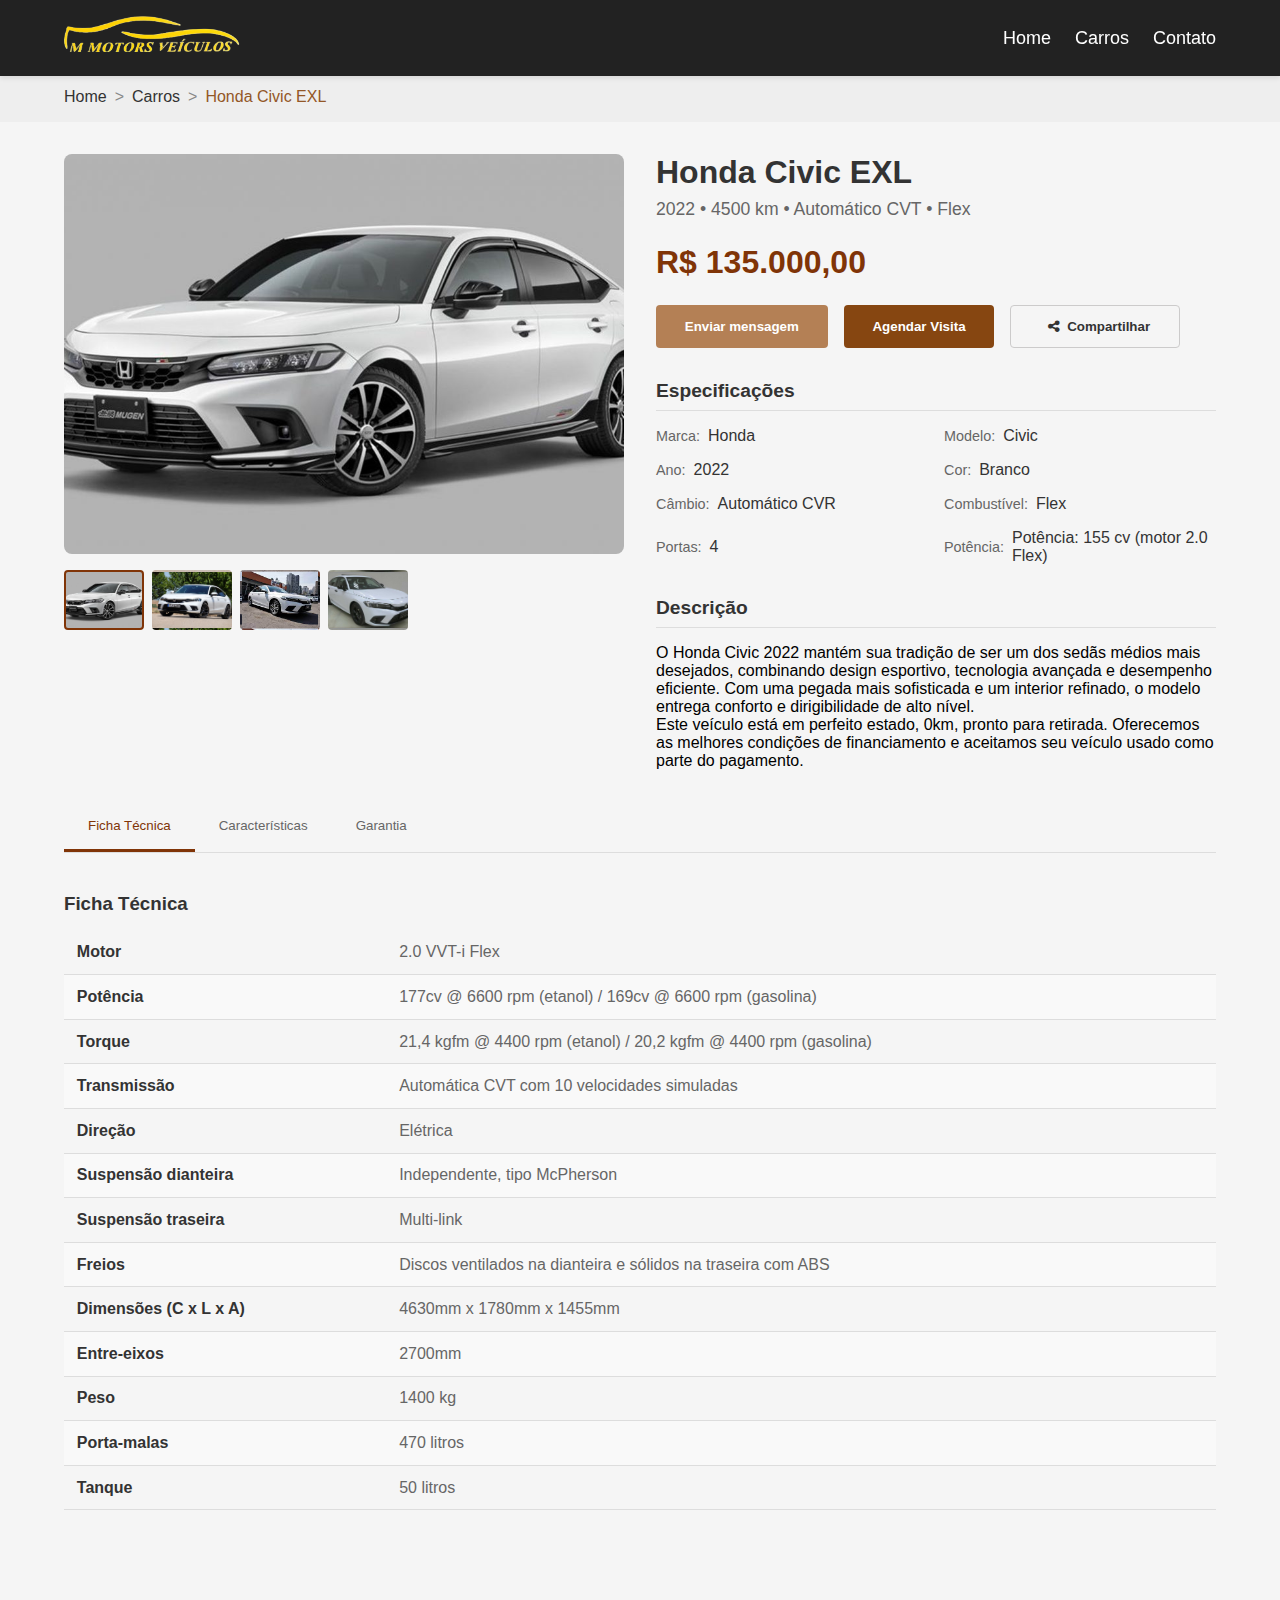
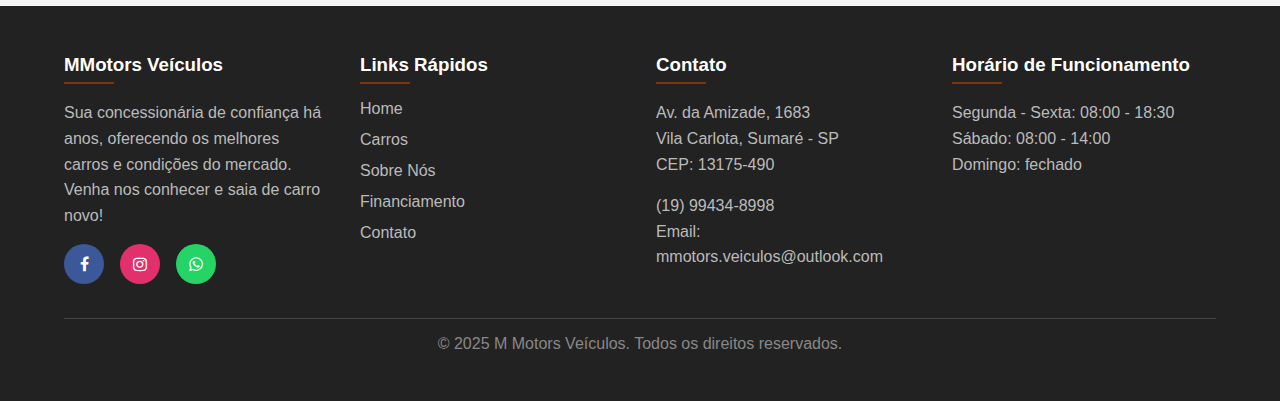
<file: cars/honda-civic.html>
<!DOCTYPE html>
<html lang="pt-BR">
<head>
    <meta charset="UTF-8">
    <meta name="viewport" content="width=device-width, initial-scale=1.0">
    <link rel="stylesheet" href="https://cdnjs.cloudflare.com/ajax/libs/font-awesome/4.7.0/css/font-awesome.min.css">
    <title>Toyota Corolla XEi - MMotors Veículos</title>
    <link rel="stylesheet" href="../styles/ver-detalhes.css">
    <link rel="stylesheet" href="../styles/navbar.css">
    <script src="../toggle-btn.js"></script>
    
</head>
<body>
    <!-- Navbar -->
    <nav class="navbar">
        <div class="logo"><a href="../index.html"><img src="../assets/logo.png" width="176"></a></div>
        <div class="toggle-btn">
            <span></span>
            <span></span>
            <span></span>
        </div>
        <ul class="nav-links">
            <li><a href="../index.html">Home</a></li>
            <li><a href="#cars-container">Carros</a></li>
            <li><a href="../contato.html">Contato</a></li>
        </ul>
    </nav>

    <!-- Breadcrumb -->
    <div class="breadcrumb" style="padding-top: 5.5rem;">
        <ul class="breadcrumb-links">
            <li><a href="../index.html">Home</a></li>
            <li><a href="../index.html#cars-container">Carros</a></li>
            <li><a href="#">Honda Civic EXL</a></li>
        </ul>
    </div>

    <!-- Car Detail Container -->
    <div class="car-detail-container">
        <!-- Car Gallery -->
        <div class="car-gallery">
            <div class="main-image" id="main-image" style="background-image: url('../assets/honda-civic-exl/1.jpg')"></div>
            <div class="thumbnail-container">
                <div class="thumbnail active" style="background-image: url('../assets/honda-civic-exl/1.jpg')" data-src="/api/placeholder/800/400"></div>
                <div class="thumbnail" style="background-image: url('../assets/honda-civic-exl/2.jpg')" data-src="/api/placeholder/801/400"></div>
                <div class="thumbnail" style="background-image: url('../assets/honda-civic-exl/3.jpg')" data-src="/api/placeholder/802/400"></div>
                <div class="thumbnail" style="background-image: url('../assets/honda-civic-exl/4.jpg')" data-src="/api/placeholder/803/400"></div>
            </div>
        </div>

        <!-- Car Info -->
        <div class="car-info">
            <h1 class="car-title">Honda Civic EXL</h1>
            <p class="car-subtitle">2022 • 4500 km • Automático CVT • Flex</p>
            <h2 class="car-price">R$ 135.000,00</h2>

            <div class="car-actions">
                <button id="message-btn" class="car-btn btn-primary">Enviar mensagem</button>
                <button id="date-btn" class="car-btn btn-secondary">Agendar Visita</button>
                <button class="car-btn btn-outline" id="compartilhar"><i class="fa fa-share-alt" aria-hidden="true" style="margin: 0 0.5rem;"></i>Compartilhar</button>
            </div>

            <div class="car-specs">
                <h3 class="specs-title">Especificações</h3>
                <div class="specs-grid">
                    <div class="spec-item">
                        <span class="spec-label">Marca:</span>
                        <span class="spec-value">Honda</span>
                    </div>
                    <div class="spec-item">
                        <span class="spec-label">Modelo:</span>
                        <span class="spec-value">Civic</span>
                    </div>
                    <div class="spec-item">
                        <span class="spec-label">Ano:</span>
                        <span class="spec-value">2022</span>
                    </div>
                    <div class="spec-item">
                        <span class="spec-label">Cor:</span>
                        <span class="spec-value">Branco</span>
                    </div>
                    <div class="spec-item">
                        <span class="spec-label">Câmbio:</span>
                        <span class="spec-value">Automático CVR</span>
                    </div>
                    <div class="spec-item">
                        <span class="spec-label">Combustível:</span>
                        <span class="spec-value">Flex</span>
                    </div>
                    <div class="spec-item">
                        <span class="spec-label">Portas:</span>
                        <span class="spec-value">4</span>
                    </div>
                    <div class="spec-item">
                        <span class="spec-label">Potência:</span>
                        <span class="spec-value">Potência: 155 cv (motor 2.0 Flex)</span>
                    </div>
                </div>
            </div>

            <div class="car-description">
                <h3 class="specs-title">Descrição</h3>
                <p>O Honda Civic 2022 mantém sua tradição de ser um dos sedãs médios mais desejados, combinando design esportivo, tecnologia avançada e desempenho eficiente. Com uma pegada mais sofisticada e um interior refinado, o modelo entrega conforto e dirigibilidade de alto nível.</p>
                <p>Este veículo está em perfeito estado, 0km, pronto para retirada. Oferecemos as melhores condições de financiamento e aceitamos seu veículo usado como parte do pagamento.</p>
            </div>
        </div>

        <div class="car-tabs">
            <div class="tabs-header">
                <button class="tab-btn active" data-tab="technical">Ficha Técnica</button>
                <button class="tab-btn" data-tab="features">Características</button>
                <button class="tab-btn" data-tab="warranty">Garantia</button>
            </div>

            <div class="tab-content active" id="technical">
                <h3>Ficha Técnica</h3>
                <table class="specs-table">
                    <tr>
                        <th>Motor</th>
                        <td>2.0 VVT-i Flex</td>
                    </tr>
                    <tr>
                        <th>Potência</th>
                        <td>177cv @ 6600 rpm (etanol) / 169cv @ 6600 rpm (gasolina)</td>
                    </tr>
                    <tr>
                        <th>Torque</th>
                        <td>21,4 kgfm @ 4400 rpm (etanol) / 20,2 kgfm @ 4400 rpm (gasolina)</td>
                    </tr>
                    <tr>
                        <th>Transmissão</th>
                        <td>Automática CVT com 10 velocidades simuladas</td>
                    </tr>
                    <tr>
                        <th>Direção</th>
                        <td>Elétrica</td>
                    </tr>
                    <tr>
                        <th>Suspensão dianteira</th>
                        <td>Independente, tipo McPherson</td>
                    </tr>
                    <tr>
                        <th>Suspensão traseira</th>
                        <td>Multi-link</td>
                    </tr>
                    <tr>
                        <th>Freios</th>
                        <td>Discos ventilados na dianteira e sólidos na traseira com ABS</td>
                    </tr>
                    <tr>
                        <th>Dimensões (C x L x A)</th>
                        <td>4630mm x 1780mm x 1455mm</td>
                    </tr>
                    <tr>
                        <th>Entre-eixos</th>
                        <td>2700mm</td>
                    </tr>
                    <tr>
                        <th>Peso</th>
                        <td>1400 kg</td>
                    </tr>
                    <tr>
                        <th>Porta-malas</th>
                        <td>470 litros</td>
                    </tr>
                    <tr>
                        <th>Tanque</th>
                        <td>50 litros</td>
                    </tr>
                </table>
            </div>

            <div class="tab-content" id="features">
                <h3>Características e Equipamentos</h3>
                <ul class="feature-list">
                    <li>Central multimídia com tela touch de 8"</li>
                    <li>Android Auto e Apple CarPlay</li>
                    <li>Ar-condicionado digital dual zone</li>
                    <li>Câmera de ré</li>
                    <li>Controle de cruzeiro adaptativo</li>
                    <li>Faróis em LED</li>
                    <li>7 airbags (frontais, laterais, cortina e joelho)</li>
                    <li>Sensor de estacionamento dianteiro e traseiro</li>
                    <li>Bancos em couro</li>
                    <li>Rodas de liga leve 17"</li>
                    <li>Sistema de som premium com 6 alto-falantes</li>
                    <li>Freio de estacionamento eletrônico</li>
                    <li>Start/Stop automático</li>
                    <li>Entrada USB</li>
                    <li>Bluetooth</li>
                </ul>
            </div>

            <div class="tab-content" id="warranty">
                <h3>Garantia</h3>
                <p>O Toyota Corolla XEi 2023 possui garantia de fábrica de 5 anos ou 100.000 km, o que ocorrer primeiro.</p>
                <p>Além disso, oferecemos:</p>
                <ul class="feature-list">
                    <li>3 primeiras revisões gratuitas</li>
                    <li>Assistência 24 horas durante todo o período de garantia</li>
                    <li>Garantia estendida opcional por até 7 anos</li>
                </ul>
                <p>A garantia cobre defeitos de fabricação e montagem, excluindo itens de desgaste natural como pastilhas de freio, pneus, filtros, óleo, entre outros.</p>
            </div>
        </div>
    </div>

    <!-- Footer -->
    <footer>
        <div class="footer-container">
            <div class="footer-col">
                <h3><span>MMotors Veículos</span></h3>
                <p>Sua concessionária de confiança há anos, oferecendo os melhores carros e condições do mercado. Venha nos conhecer e saia de carro novo!</p>
                <div class="social-icons">
                    <a href="https://www.facebook.com/people/MMotors-Ve%C3%ADculos/61556223940893/" class="social-icon"><i class="fa fa-facebook" aria-hidden="true"></i></a>
                    <a href="https://www.instagram.com/mmotors.veiculos/" class="social-icon"><i class="fa fa-instagram" aria-hidden="true"></i></a>
                    <a href="#" class="social-icon"><i class="fa fa-whatsapp" aria-hidden="true"></i></a>
                </div>
            </div>
            <div class="footer-col">
                <h3>Links Rápidos</h3>
                <ul class="footer-links">
                    <li><a href="../index.html">Home</a></li>
                    <li><a href="index.html#cars-container">Carros</a></li>
                    <li><a href="#">Sobre Nós</a></li>
                    <li><a href="#">Financiamento</a></li>
                    <li><a href="contato.html">Contato</a></li>
                </ul>
            </div>
            <div class="footer-col">
                <h3>Contato</h3>
                <p>Av. da Amizade, 1683<br>Vila Carlota, Sumaré - SP<br>CEP: 13175-490</p>
                <p>(19) 99434-8998<br>Email: mmotors.veiculos@outlook.com</p>
            </div>
            <div class="footer-col">
                <h3>Horário de Funcionamento</h3>
                <p>Segunda - Sexta: 08:00 - 18:30<br>Sábado: 08:00 - 14:00<br>Domingo: fechado</p>
            </div>
        </div>
        <div class="copyright">
            <p>&copy; 2025 M Motors Veículos. Todos os direitos reservados.</p>
        </div>
    </footer>

    <script src="../ver-mais.js"></script>
</body>
</html>
</file>
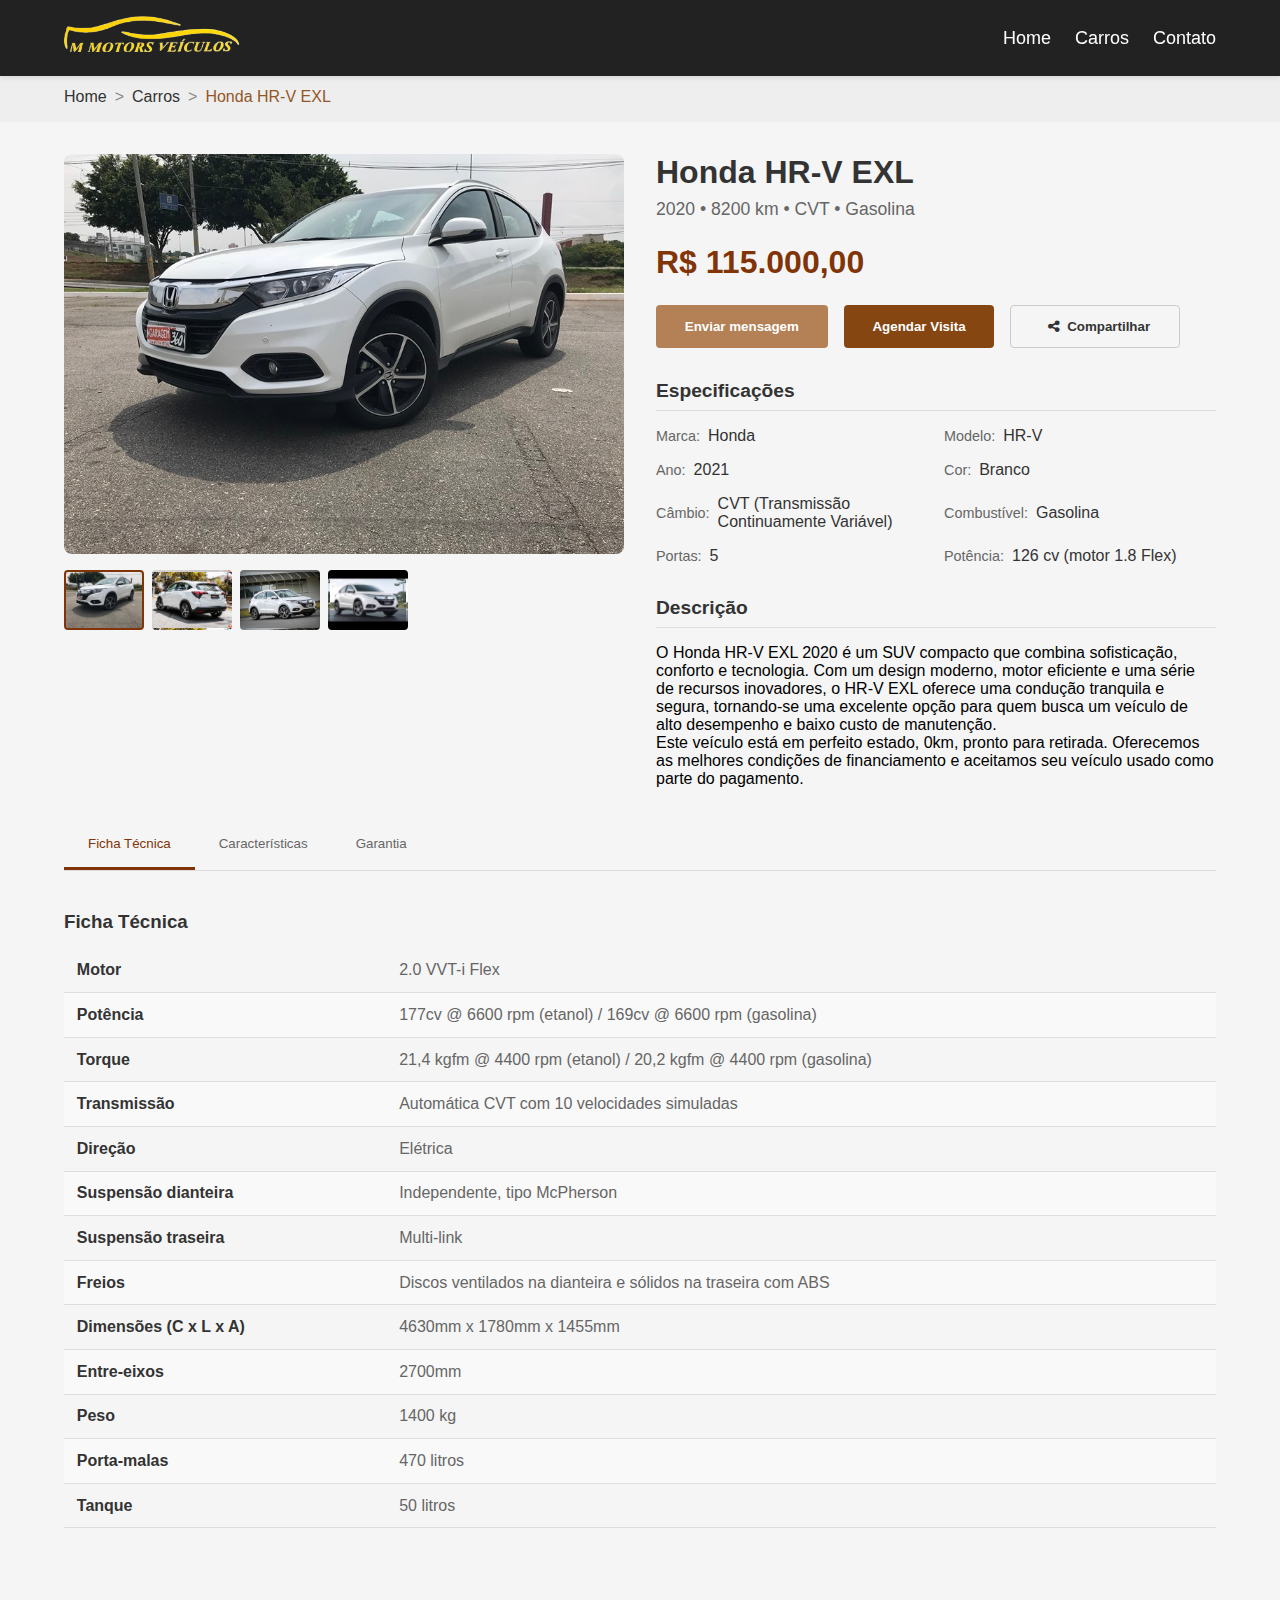
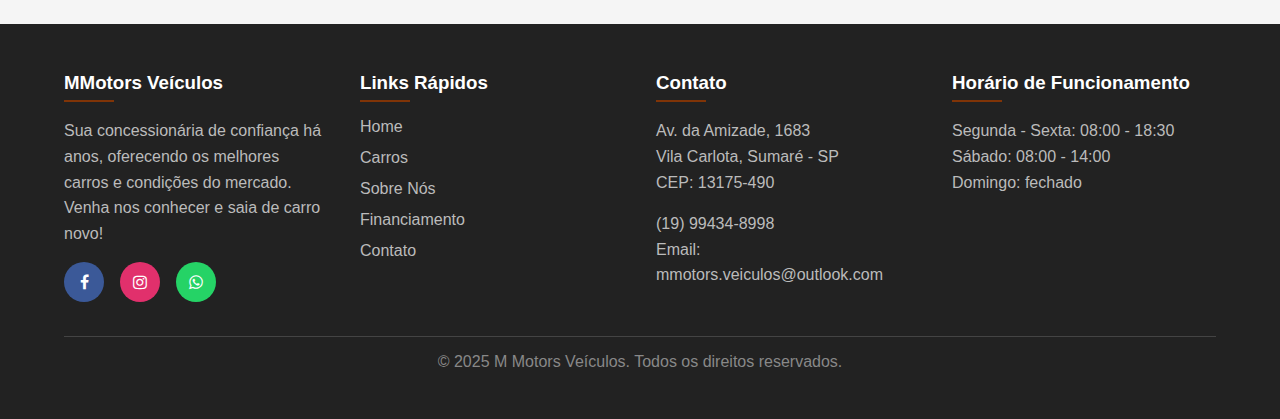
<file: cars/honda-hrv.html>
<!DOCTYPE html>
<html lang="pt-BR">
<head>
    <meta charset="UTF-8">
    <meta name="viewport" content="width=device-width, initial-scale=1.0">
    <link rel="stylesheet" href="https://cdnjs.cloudflare.com/ajax/libs/font-awesome/4.7.0/css/font-awesome.min.css">
    <title>Honda HRV - MMotors Veículos</title>
    <link rel="stylesheet" href="../styles/ver-detalhes.css">
    <link rel="stylesheet" href="../styles/navbar.css">
    <script src="../toggle-btn.js"></script>
    
</head>
<body>
    <!-- Navbar -->
    <nav class="navbar">
        <div class="logo"><a href="../index.html"><img src="../assets/logo.png" width="176"></a></div>
        <div class="toggle-btn">
            <span></span>
            <span></span>
            <span></span>
        </div>
        <ul class="nav-links">
            <li><a href="../index.html">Home</a></li>
            <li><a href="#cars-container">Carros</a></li>
            <li><a href="../contato.html">Contato</a></li>
        </ul>
    </nav>

    <!-- Breadcrumb -->
    <div class="breadcrumb" style="padding-top: 5.5rem;">
        <ul class="breadcrumb-links">
            <li><a href="../index.html">Home</a></li>
            <li><a href="../index.html#cars-container">Carros</a></li>
            <li><a href="#">Honda HR-V EXL</a></li>
        </ul>
    </div>

    <!-- Car Detail Container -->
    <div class="car-detail-container">
        <!-- Car Gallery -->
        <div class="car-gallery">
            <div class="main-image" id="main-image" style="background-image: url('../assets/honda-hrv-exl/1.jpg')"></div>
            <div class="thumbnail-container">
                <div class="thumbnail active" style="background-image: url('../assets/honda-hrv-exl/1.jpg')" data-src="/api/placeholder/800/400"></div>
                <div class="thumbnail" style="background-image: url('../assets/honda-hrv-exl/2.jpg')" data-src="/api/placeholder/801/400"></div>
                <div class="thumbnail" style="background-image: url('../assets/honda-hrv-exl/3.jpg')" data-src="/api/placeholder/802/400"></div>
                <div class="thumbnail" style="background-image: url('../assets/honda-hrv-exl/4.jpg')" data-src="/api/placeholder/803/400"></div>
            </div>
        </div>

        <!-- Car Info -->
        <div class="car-info">
            <h1 class="car-title">Honda HR-V EXL</h1>
            <p class="car-subtitle">2020 • 8200 km • CVT • Gasolina</p>
            <h2 class="car-price">R$ 115.000,00</h2>

            <div class="car-actions">
                <button id="message-btn" class="car-btn btn-primary">Enviar mensagem</button>
                <button id="date-btn" class="car-btn btn-secondary">Agendar Visita</button>
                <button class="car-btn btn-outline" id="compartilhar"><i class="fa fa-share-alt" aria-hidden="true" style="margin: 0 0.5rem;"></i>Compartilhar</button>
            </div>

            <div class="car-specs">
                <h3 class="specs-title">Especificações</h3>
                <div class="specs-grid">
                    <div class="spec-item">
                        <span class="spec-label">Marca:</span>
                        <span class="spec-value">Honda</span>
                    </div>
                    <div class="spec-item">
                        <span class="spec-label">Modelo:</span>
                        <span class="spec-value">HR-V</span>
                    </div>
                    <div class="spec-item">
                        <span class="spec-label">Ano:</span>
                        <span class="spec-value">2021</span>
                    </div>
                    <div class="spec-item">
                        <span class="spec-label">Cor:</span>
                        <span class="spec-value">Branco</span>
                    </div>
                    <div class="spec-item">
                        <span class="spec-label">Câmbio:</span>
                        <span class="spec-value">CVT (Transmissão Continuamente Variável)</span>
                    </div>
                    <div class="spec-item">
                        <span class="spec-label">Combustível:</span>
                        <span class="spec-value">Gasolina</span>
                    </div>
                    <div class="spec-item">
                        <span class="spec-label">Portas:</span>
                        <span class="spec-value">5</span>
                    </div>
                    <div class="spec-item">
                        <span class="spec-label">Potência:</span>
                        <span class="spec-value">126 cv (motor 1.8 Flex)</span>
                    </div>
                </div>
            </div>

            <div class="car-description">
                <h3 class="specs-title">Descrição</h3>
                <p>O Honda HR-V EXL 2020 é um SUV compacto que combina sofisticação, conforto e tecnologia. Com um design moderno, motor eficiente e uma série de recursos inovadores, o HR-V EXL oferece uma condução tranquila e segura, tornando-se uma excelente opção para quem busca um veículo de alto desempenho e baixo custo de manutenção.</p>
                <p>Este veículo está em perfeito estado, 0km, pronto para retirada. Oferecemos as melhores condições de financiamento e aceitamos seu veículo usado como parte do pagamento.</p>
            </div>
        </div>

        <div class="car-tabs">
            <div class="tabs-header">
                <button class="tab-btn active" data-tab="technical">Ficha Técnica</button>
                <button class="tab-btn" data-tab="features">Características</button>
                <button class="tab-btn" data-tab="warranty">Garantia</button>
            </div>

            <div class="tab-content active" id="technical">
                <h3>Ficha Técnica</h3>
                <table class="specs-table">
                    <tr>
                        <th>Motor</th>
                        <td>2.0 VVT-i Flex</td>
                    </tr>
                    <tr>
                        <th>Potência</th>
                        <td>177cv @ 6600 rpm (etanol) / 169cv @ 6600 rpm (gasolina)</td>
                    </tr>
                    <tr>
                        <th>Torque</th>
                        <td>21,4 kgfm @ 4400 rpm (etanol) / 20,2 kgfm @ 4400 rpm (gasolina)</td>
                    </tr>
                    <tr>
                        <th>Transmissão</th>
                        <td>Automática CVT com 10 velocidades simuladas</td>
                    </tr>
                    <tr>
                        <th>Direção</th>
                        <td>Elétrica</td>
                    </tr>
                    <tr>
                        <th>Suspensão dianteira</th>
                        <td>Independente, tipo McPherson</td>
                    </tr>
                    <tr>
                        <th>Suspensão traseira</th>
                        <td>Multi-link</td>
                    </tr>
                    <tr>
                        <th>Freios</th>
                        <td>Discos ventilados na dianteira e sólidos na traseira com ABS</td>
                    </tr>
                    <tr>
                        <th>Dimensões (C x L x A)</th>
                        <td>4630mm x 1780mm x 1455mm</td>
                    </tr>
                    <tr>
                        <th>Entre-eixos</th>
                        <td>2700mm</td>
                    </tr>
                    <tr>
                        <th>Peso</th>
                        <td>1400 kg</td>
                    </tr>
                    <tr>
                        <th>Porta-malas</th>
                        <td>470 litros</td>
                    </tr>
                    <tr>
                        <th>Tanque</th>
                        <td>50 litros</td>
                    </tr>
                </table>
            </div>

            <div class="tab-content" id="features">
                <h3>Características e Equipamentos</h3>
                <ul class="feature-list">
                    <li>Central multimídia com tela touch de 8"</li>
                    <li>Android Auto e Apple CarPlay</li>
                    <li>Ar-condicionado digital dual zone</li>
                    <li>Câmera de ré</li>
                    <li>Controle de cruzeiro adaptativo</li>
                    <li>Faróis em LED</li>
                    <li>7 airbags (frontais, laterais, cortina e joelho)</li>
                    <li>Sensor de estacionamento dianteiro e traseiro</li>
                    <li>Bancos em couro</li>
                    <li>Rodas de liga leve 17"</li>
                    <li>Sistema de som premium com 6 alto-falantes</li>
                    <li>Freio de estacionamento eletrônico</li>
                    <li>Start/Stop automático</li>
                    <li>Entrada USB</li>
                    <li>Bluetooth</li>
                </ul>
            </div>

            <div class="tab-content" id="warranty">
                <h3>Garantia</h3>
                <p>O Toyota Corolla XEi 2023 possui garantia de fábrica de 5 anos ou 100.000 km, o que ocorrer primeiro.</p>
                <p>Além disso, oferecemos:</p>
                <ul class="feature-list">
                    <li>3 primeiras revisões gratuitas</li>
                    <li>Assistência 24 horas durante todo o período de garantia</li>
                    <li>Garantia estendida opcional por até 7 anos</li>
                </ul>
                <p>A garantia cobre defeitos de fabricação e montagem, excluindo itens de desgaste natural como pastilhas de freio, pneus, filtros, óleo, entre outros.</p>
            </div>
        </div>
    </div>

    <!-- Footer -->
    <footer>
        <div class="footer-container">
            <div class="footer-col">
                <h3><span>MMotors Veículos</span></h3>
                <p>Sua concessionária de confiança há anos, oferecendo os melhores carros e condições do mercado. Venha nos conhecer e saia de carro novo!</p>
                <div class="social-icons">
                    <a href="https://www.facebook.com/people/MMotors-Ve%C3%ADculos/61556223940893/" class="social-icon"><i class="fa fa-facebook" aria-hidden="true"></i></a>
                    <a href="https://www.instagram.com/mmotors.veiculos/" class="social-icon"><i class="fa fa-instagram" aria-hidden="true"></i></a>
                    <a href="#" class="social-icon"><i class="fa fa-whatsapp" aria-hidden="true"></i></a>
                </div>
            </div>
            <div class="footer-col">
                <h3>Links Rápidos</h3>
                <ul class="footer-links">
                    <li><a href="../index.html">Home</a></li>
                    <li><a href="index.html#cars-container">Carros</a></li>
                    <li><a href="#">Sobre Nós</a></li>
                    <li><a href="#">Financiamento</a></li>
                    <li><a href="contato.html">Contato</a></li>
                </ul>
            </div>
            <div class="footer-col">
                <h3>Contato</h3>
                <p>Av. da Amizade, 1683<br>Vila Carlota, Sumaré - SP<br>CEP: 13175-490</p>
                <p>(19) 99434-8998<br>Email: mmotors.veiculos@outlook.com</p>
            </div>
            <div class="footer-col">
                <h3>Horário de Funcionamento</h3>
                <p>Segunda - Sexta: 08:00 - 18:30<br>Sábado: 08:00 - 14:00<br>Domingo: fechado</p>
            </div>
        </div>
        <div class="copyright">
            <p>&copy; 2025 M Motors Veículos. Todos os direitos reservados.</p>
        </div>
    </footer>

    <script src="../ver-mais.js"></script>
</body>
</html>
</file>
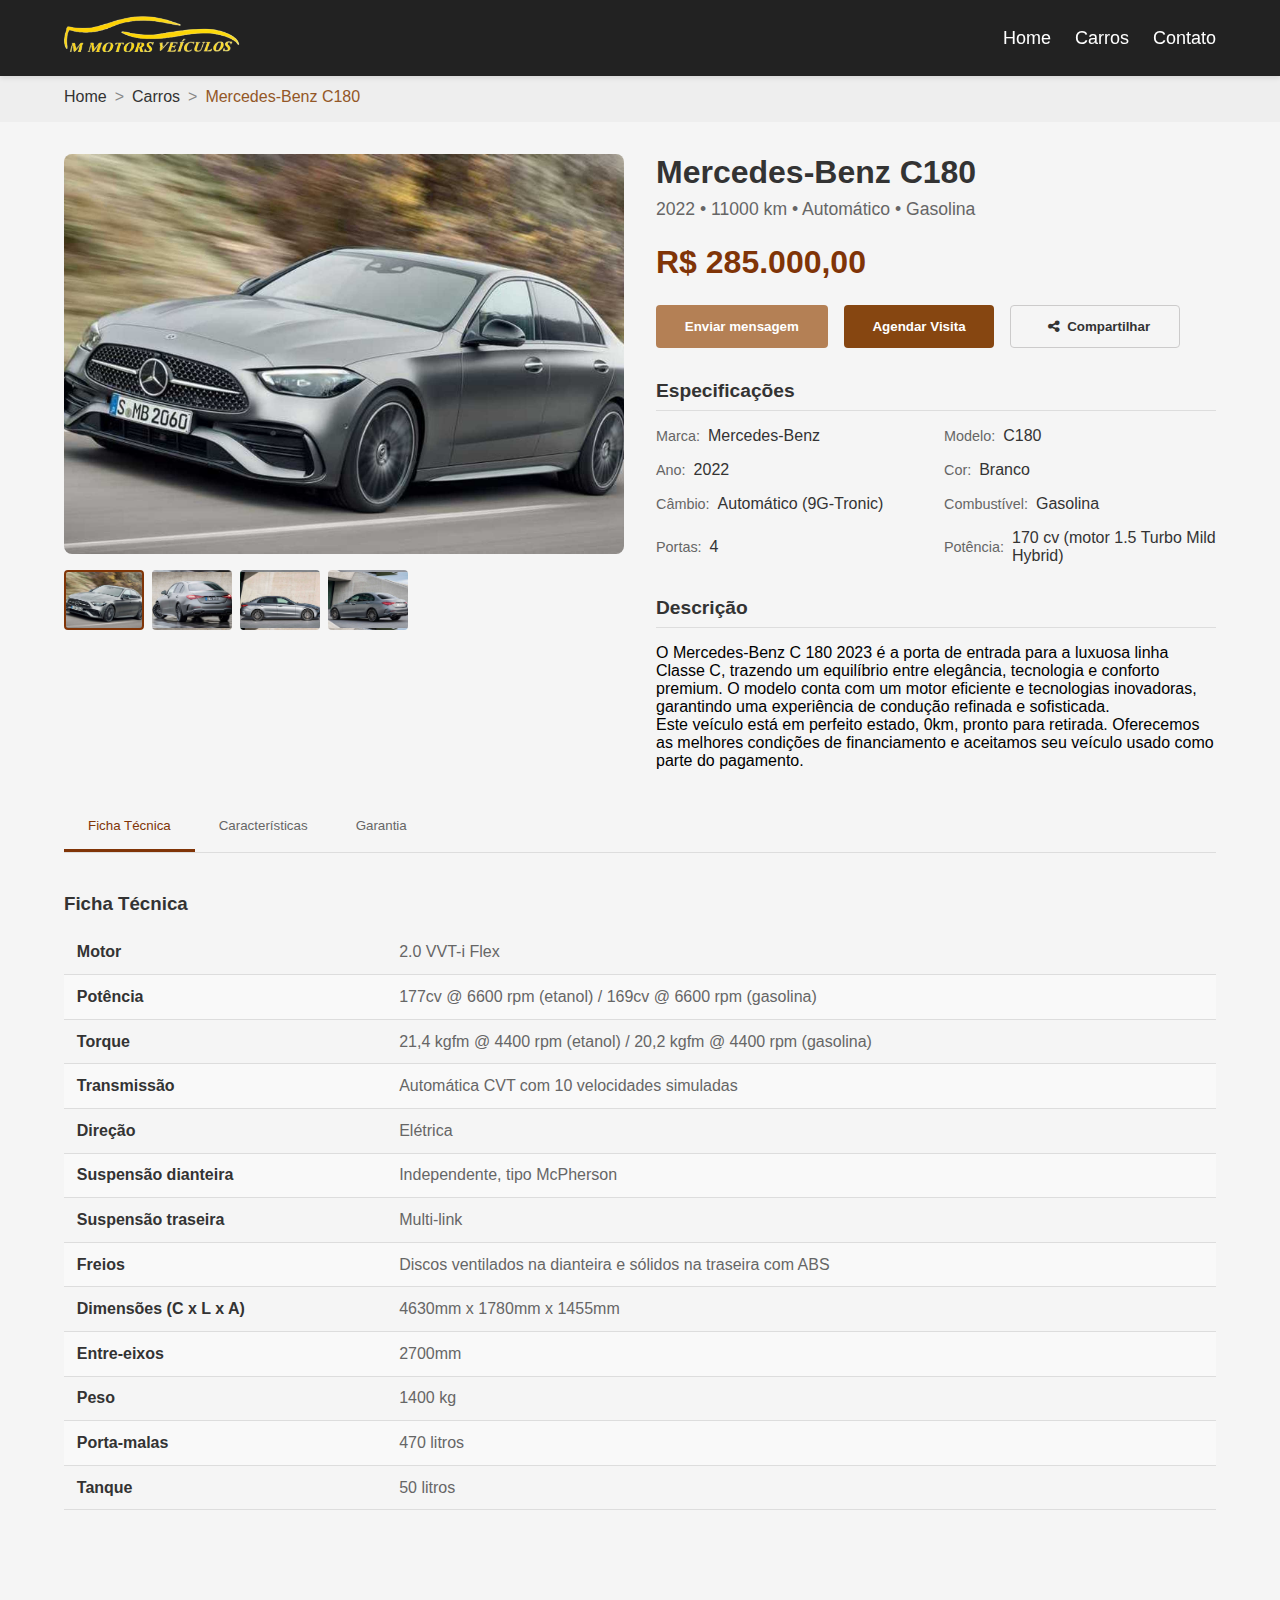
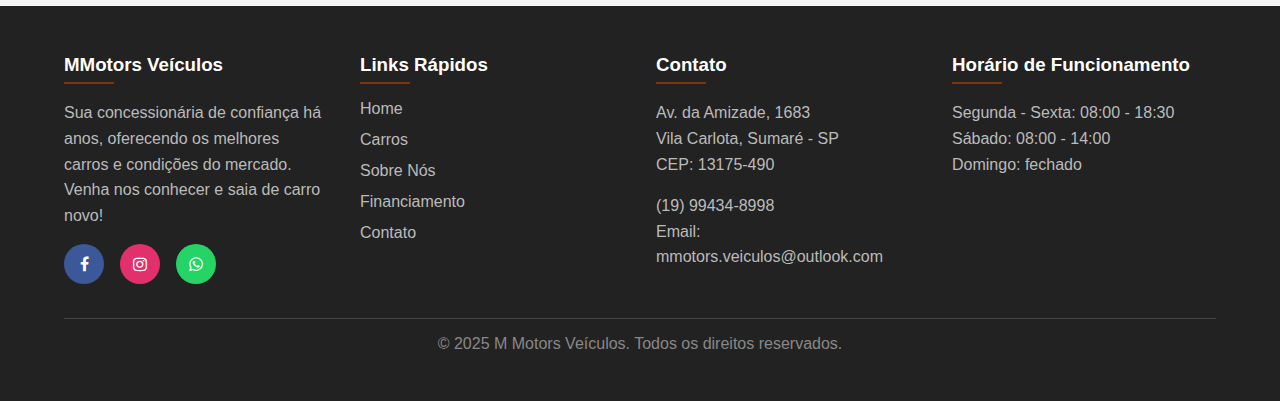
<file: cars/mercedes-benz-c180.html>
<!DOCTYPE html>
<html lang="pt-BR">
<head>
    <meta charset="UTF-8">
    <meta name="viewport" content="width=device-width, initial-scale=1.0">
    <link rel="stylesheet" href="https://cdnjs.cloudflare.com/ajax/libs/font-awesome/4.7.0/css/font-awesome.min.css">
    <title>Toyota Corolla XEi - MMotors Veículos</title>
    <link rel="stylesheet" href="../styles/ver-detalhes.css">
    <link rel="stylesheet" href="../styles/navbar.css">
    <script src="../toggle-btn.js"></script>
    
</head>
<body>
    <!-- Navbar -->
    <nav class="navbar">
        <div class="logo"><a href="../index.html"><img src="../assets/logo.png" width="176"></a></div>
        <div class="toggle-btn">
            <span></span>
            <span></span>
            <span></span>
        </div>
        <ul class="nav-links">
            <li><a href="../index.html">Home</a></li>
            <li><a href="#cars-container">Carros</a></li>
            <li><a href="../contato.html">Contato</a></li>
        </ul>
    </nav>

    <!-- Breadcrumb -->
    <div class="breadcrumb" style="padding-top: 5.5rem;">
        <ul class="breadcrumb-links">
            <li><a href="../index.html">Home</a></li>
            <li><a href="../index.html#cars-container">Carros</a></li>
            <li><a href="#">Mercedes-Benz C180</a></li>
        </ul>
    </div>

    <!-- Car Detail Container -->
    <div class="car-detail-container">
        <!-- Car Gallery -->
        <div class="car-gallery">
            <div class="main-image" id="main-image" style="background-image: url('../assets/mercedes-benz-c180/1.png')"></div>
            <div class="thumbnail-container">
                <div class="thumbnail active" style="background-image: url('../assets/mercedes-benz-c180/1.png')" data-src="/api/placeholder/800/400"></div>
                <div class="thumbnail" style="background-image: url('../assets/mercedes-benz-c180/2.png')" data-src="/api/placeholder/801/400"></div>
                <div class="thumbnail" style="background-image: url('../assets/mercedes-benz-c180/3.png')" data-src="/api/placeholder/802/400"></div>
                <div class="thumbnail" style="background-image: url('../assets/mercedes-benz-c180/4.png')" data-src="/api/placeholder/803/400"></div>
            </div>
        </div>

        <!-- Car Info -->
        <div class="car-info">
            <h1 class="car-title">Mercedes-Benz C180</h1>
            <p class="car-subtitle">2022 • 11000 km • Automático • Gasolina</p>
            <h2 class="car-price">R$ 285.000,00</h2>

            <div class="car-actions">
                <button id="message-btn" class="car-btn btn-primary">Enviar mensagem</button>
                <button id="date-btn" class="car-btn btn-secondary">Agendar Visita</button>
                <button class="car-btn btn-outline" id="compartilhar"><i class="fa fa-share-alt" aria-hidden="true" style="margin: 0 0.5rem;"></i>Compartilhar</button>
            </div>

            <div class="car-specs">
                <h3 class="specs-title">Especificações</h3>
                <div class="specs-grid">
                    <div class="spec-item">
                        <span class="spec-label">Marca:</span>
                        <span class="spec-value">Mercedes-Benz</span>
                    </div>
                    <div class="spec-item">
                        <span class="spec-label">Modelo:</span>
                        <span class="spec-value">C180</span>
                    </div>
                    <div class="spec-item">
                        <span class="spec-label">Ano:</span>
                        <span class="spec-value">2022</span>
                    </div>
                    <div class="spec-item">
                        <span class="spec-label">Cor:</span>
                        <span class="spec-value">Branco</span>
                    </div>
                    <div class="spec-item">
                        <span class="spec-label">Câmbio:</span>
                        <span class="spec-value">Automático (9G-Tronic)</span>
                    </div>
                    <div class="spec-item">
                        <span class="spec-label">Combustível:</span>
                        <span class="spec-value">Gasolina</span>
                    </div>
                    <div class="spec-item">
                        <span class="spec-label">Portas:</span>
                        <span class="spec-value">4</span>
                    </div>
                    <div class="spec-item">
                        <span class="spec-label">Potência:</span>
                        <span class="spec-value">170 cv (motor 1.5 Turbo Mild Hybrid)</span>
                    </div>
                </div>
            </div>

            <div class="car-description">
                <h3 class="specs-title">Descrição</h3>
                <p>O Mercedes-Benz C 180 2023 é a porta de entrada para a luxuosa linha Classe C, trazendo um equilíbrio entre elegância, tecnologia e conforto premium. O modelo conta com um motor eficiente e tecnologias inovadoras, garantindo uma experiência de condução refinada e sofisticada.</p>
                <p>Este veículo está em perfeito estado, 0km, pronto para retirada. Oferecemos as melhores condições de financiamento e aceitamos seu veículo usado como parte do pagamento.</p>
            </div>
        </div>

        <div class="car-tabs">
            <div class="tabs-header">
                <button class="tab-btn active" data-tab="technical">Ficha Técnica</button>
                <button class="tab-btn" data-tab="features">Características</button>
                <button class="tab-btn" data-tab="warranty">Garantia</button>
            </div>

            <div class="tab-content active" id="technical">
                <h3>Ficha Técnica</h3>
                <table class="specs-table">
                    <tr>
                        <th>Motor</th>
                        <td>2.0 VVT-i Flex</td>
                    </tr>
                    <tr>
                        <th>Potência</th>
                        <td>177cv @ 6600 rpm (etanol) / 169cv @ 6600 rpm (gasolina)</td>
                    </tr>
                    <tr>
                        <th>Torque</th>
                        <td>21,4 kgfm @ 4400 rpm (etanol) / 20,2 kgfm @ 4400 rpm (gasolina)</td>
                    </tr>
                    <tr>
                        <th>Transmissão</th>
                        <td>Automática CVT com 10 velocidades simuladas</td>
                    </tr>
                    <tr>
                        <th>Direção</th>
                        <td>Elétrica</td>
                    </tr>
                    <tr>
                        <th>Suspensão dianteira</th>
                        <td>Independente, tipo McPherson</td>
                    </tr>
                    <tr>
                        <th>Suspensão traseira</th>
                        <td>Multi-link</td>
                    </tr>
                    <tr>
                        <th>Freios</th>
                        <td>Discos ventilados na dianteira e sólidos na traseira com ABS</td>
                    </tr>
                    <tr>
                        <th>Dimensões (C x L x A)</th>
                        <td>4630mm x 1780mm x 1455mm</td>
                    </tr>
                    <tr>
                        <th>Entre-eixos</th>
                        <td>2700mm</td>
                    </tr>
                    <tr>
                        <th>Peso</th>
                        <td>1400 kg</td>
                    </tr>
                    <tr>
                        <th>Porta-malas</th>
                        <td>470 litros</td>
                    </tr>
                    <tr>
                        <th>Tanque</th>
                        <td>50 litros</td>
                    </tr>
                </table>
            </div>

            <div class="tab-content" id="features">
                <h3>Características e Equipamentos</h3>
                <ul class="feature-list">
                    <li>Central multimídia com tela touch de 8"</li>
                    <li>Android Auto e Apple CarPlay</li>
                    <li>Ar-condicionado digital dual zone</li>
                    <li>Câmera de ré</li>
                    <li>Controle de cruzeiro adaptativo</li>
                    <li>Faróis em LED</li>
                    <li>7 airbags (frontais, laterais, cortina e joelho)</li>
                    <li>Sensor de estacionamento dianteiro e traseiro</li>
                    <li>Bancos em couro</li>
                    <li>Rodas de liga leve 17"</li>
                    <li>Sistema de som premium com 6 alto-falantes</li>
                    <li>Freio de estacionamento eletrônico</li>
                    <li>Start/Stop automático</li>
                    <li>Entrada USB</li>
                    <li>Bluetooth</li>
                </ul>
            </div>

            <div class="tab-content" id="warranty">
                <h3>Garantia</h3>
                <p>O Toyota Corolla XEi 2023 possui garantia de fábrica de 5 anos ou 100.000 km, o que ocorrer primeiro.</p>
                <p>Além disso, oferecemos:</p>
                <ul class="feature-list">
                    <li>3 primeiras revisões gratuitas</li>
                    <li>Assistência 24 horas durante todo o período de garantia</li>
                    <li>Garantia estendida opcional por até 7 anos</li>
                </ul>
                <p>A garantia cobre defeitos de fabricação e montagem, excluindo itens de desgaste natural como pastilhas de freio, pneus, filtros, óleo, entre outros.</p>
            </div>
        </div>
    </div>

    <!-- Footer -->
    <footer>
        <div class="footer-container">
            <div class="footer-col">
                <h3><span>MMotors Veículos</span></h3>
                <p>Sua concessionária de confiança há anos, oferecendo os melhores carros e condições do mercado. Venha nos conhecer e saia de carro novo!</p>
                <div class="social-icons">
                    <a href="https://www.facebook.com/people/MMotors-Ve%C3%ADculos/61556223940893/" class="social-icon"><i class="fa fa-facebook" aria-hidden="true"></i></a>
                    <a href="https://www.instagram.com/mmotors.veiculos/" class="social-icon"><i class="fa fa-instagram" aria-hidden="true"></i></a>
                    <a href="#" class="social-icon"><i class="fa fa-whatsapp" aria-hidden="true"></i></a>
                </div>
            </div>
            <div class="footer-col">
                <h3>Links Rápidos</h3>
                <ul class="footer-links">
                    <li><a href="../index.html">Home</a></li>
                    <li><a href="index.html#cars-container">Carros</a></li>
                    <li><a href="#">Sobre Nós</a></li>
                    <li><a href="#">Financiamento</a></li>
                    <li><a href="contato.html">Contato</a></li>
                </ul>
            </div>
            <div class="footer-col">
                <h3>Contato</h3>
                <p>Av. da Amizade, 1683<br>Vila Carlota, Sumaré - SP<br>CEP: 13175-490</p>
                <p>(19) 99434-8998<br>Email: mmotors.veiculos@outlook.com</p>
            </div>
            <div class="footer-col">
                <h3>Horário de Funcionamento</h3>
                <p>Segunda - Sexta: 08:00 - 18:30<br>Sábado: 08:00 - 14:00<br>Domingo: fechado</p>
            </div>
        </div>
        <div class="copyright">
            <p>&copy; 2025 M Motors Veículos. Todos os direitos reservados.</p>
        </div>
    </footer>

    <script src="../ver-mais.js"></script>
</body>
</html>
</file>
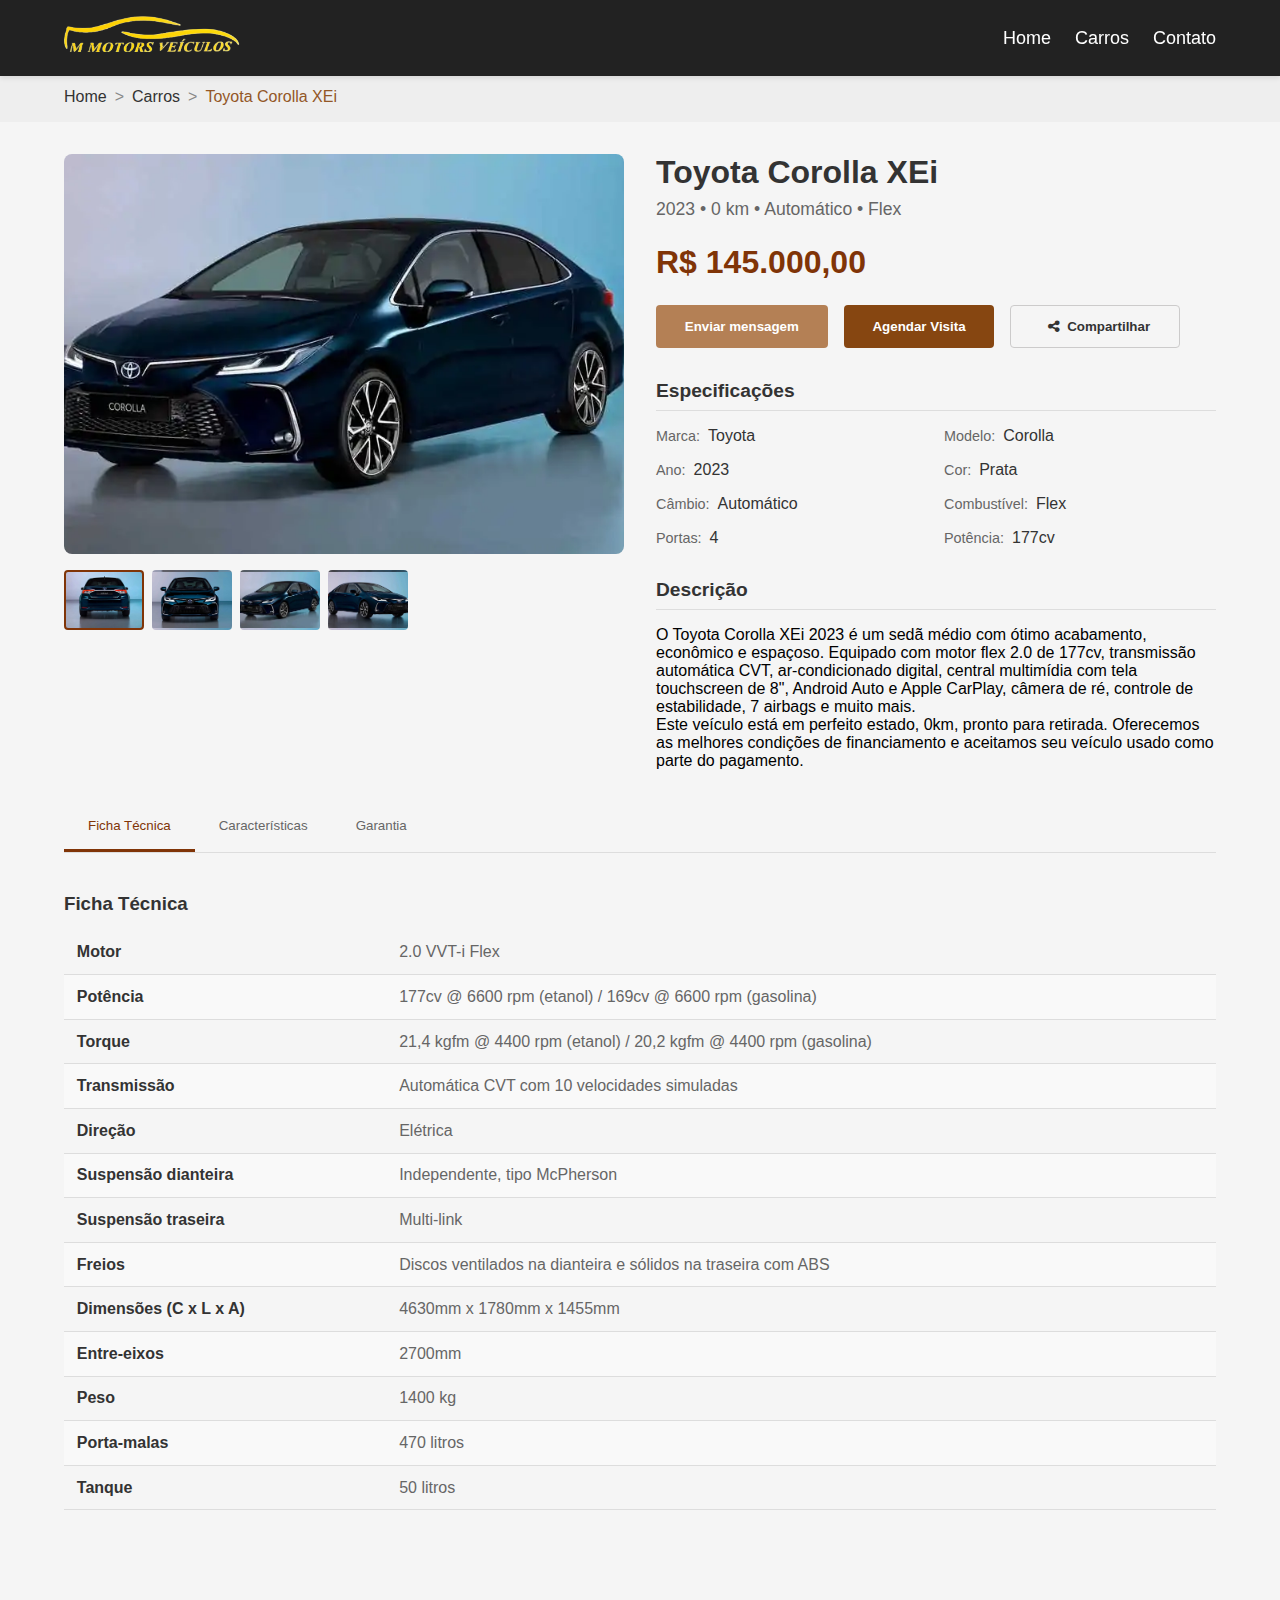
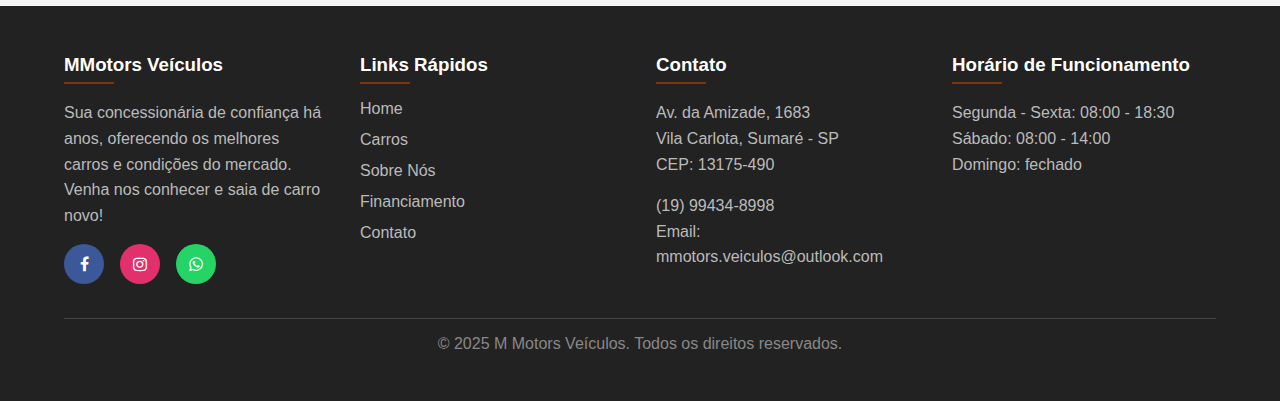
<file: cars/toyota-corolla.html>
<!DOCTYPE html>
<html lang="pt-BR">
<head>
    <meta charset="UTF-8">
    <meta name="viewport" content="width=device-width, initial-scale=1.0">
    <link rel="stylesheet" href="https://cdnjs.cloudflare.com/ajax/libs/font-awesome/4.7.0/css/font-awesome.min.css">
    <title>Toyota Corolla XEi - MMotors Veículos</title>
    <link rel="stylesheet" href="../styles/ver-detalhes.css">
    <link rel="stylesheet" href="../styles/navbar.css">
    <script src="../toggle-btn.js"></script>
    
</head>
<body>
    <!-- Navbar -->
    <nav class="navbar">
        <div class="logo"><a href="../index.html"><img src="../assets/logo.png" width="176"></a></div>
        <div class="toggle-btn">
            <span></span>
            <span></span>
            <span></span>
        </div>
        <ul class="nav-links">
            <li><a href="../index.html">Home</a></li>
            <li><a href="#cars-container">Carros</a></li>
            <li><a href="../contato.html">Contato</a></li>
        </ul>
    </nav>

    <!-- Breadcrumb -->
    <div class="breadcrumb" style="padding-top: 5.5rem;">
        <ul class="breadcrumb-links">
            <li><a href="../index.html">Home</a></li>
            <li><a href="../index.html#cars-container">Carros</a></li>
            <li><a href="#">Toyota Corolla XEi</a></li>
        </ul>
    </div>

    <!-- Car Detail Container -->
    <div class="car-detail-container">
        <!-- Car Gallery -->
        <div class="car-gallery">
            <div class="main-image" id="main-image" style="background-image: url('../assets/toyota-corolla-xei/3.png')"></div>
            <div class="thumbnail-container">
                <div class="thumbnail active" style="background-image: url('../assets/toyota-corolla-xei/1.png')" data-src="/api/placeholder/800/400"></div>
                <div class="thumbnail" style="background-image: url('../assets/toyota-corolla-xei/2.png')" data-src="/api/placeholder/801/400"></div>
                <div class="thumbnail" style="background-image: url('../assets/toyota-corolla-xei/3.png')" data-src="/api/placeholder/802/400"></div>
                <div class="thumbnail" style="background-image: url('../assets/toyota-corolla-xei/4.png')" data-src="/api/placeholder/803/400"></div>
            </div>
        </div>

        <!-- Car Info -->
        <div class="car-info">
            <h1 class="car-title">Toyota Corolla XEi</h1>
            <p class="car-subtitle">2023 • 0 km • Automático • Flex</p>
            <h2 class="car-price">R$ 145.000,00</h2>

            <div class="car-actions">
                <button id="message-button" class="car-btn btn-primary">Enviar mensagem</button>
                <button id="date-btn" class="car-btn btn-secondary">Agendar Visita</button>
                <button class="car-btn btn-outline" id="compartilhar"><i class="fa fa-share-alt" aria-hidden="true" style="margin: 0 0.5rem;"></i>Compartilhar</button>
            </div>

            <div class="car-specs">
                <h3 class="specs-title">Especificações</h3>
                <div class="specs-grid">
                    <div class="spec-item">
                        <span class="spec-label">Marca:</span>
                        <span class="spec-value">Toyota</span>
                    </div>
                    <div class="spec-item">
                        <span class="spec-label">Modelo:</span>
                        <span class="spec-value">Corolla</span>
                    </div>
                    <div class="spec-item">
                        <span class="spec-label">Ano:</span>
                        <span class="spec-value">2023</span>
                    </div>
                    <div class="spec-item">
                        <span class="spec-label">Cor:</span>
                        <span class="spec-value">Prata</span>
                    </div>
                    <div class="spec-item">
                        <span class="spec-label">Câmbio:</span>
                        <span class="spec-value">Automático</span>
                    </div>
                    <div class="spec-item">
                        <span class="spec-label">Combustível:</span>
                        <span class="spec-value">Flex</span>
                    </div>
                    <div class="spec-item">
                        <span class="spec-label">Portas:</span>
                        <span class="spec-value">4</span>
                    </div>
                    <div class="spec-item">
                        <span class="spec-label">Potência:</span>
                        <span class="spec-value">177cv</span>
                    </div>
                </div>
            </div>

            <div class="car-description">
                <h3 class="specs-title">Descrição</h3>
                <p>O Toyota Corolla XEi 2023 é um sedã médio com ótimo acabamento, econômico e espaçoso. Equipado com motor flex 2.0 de 177cv, transmissão automática CVT, ar-condicionado digital, central multimídia com tela touchscreen de 8", Android Auto e Apple CarPlay, câmera de ré, controle de estabilidade, 7 airbags e muito mais.</p>
                <p>Este veículo está em perfeito estado, 0km, pronto para retirada. Oferecemos as melhores condições de financiamento e aceitamos seu veículo usado como parte do pagamento.</p>
            </div>
        </div>

        <!-- Tabs - Full Width -->
        <div class="car-tabs">
            <div class="tabs-header">
                <button class="tab-btn active" data-tab="technical">Ficha Técnica</button>
                <button class="tab-btn" data-tab="features">Características</button>
                <button class="tab-btn" data-tab="warranty">Garantia</button>
            </div>

            <div class="tab-content active" id="technical">
                <h3>Ficha Técnica</h3>
                <table class="specs-table">
                    <tr>
                        <th>Motor</th>
                        <td>2.0 VVT-i Flex</td>
                    </tr>
                    <tr>
                        <th>Potência</th>
                        <td>177cv @ 6600 rpm (etanol) / 169cv @ 6600 rpm (gasolina)</td>
                    </tr>
                    <tr>
                        <th>Torque</th>
                        <td>21,4 kgfm @ 4400 rpm (etanol) / 20,2 kgfm @ 4400 rpm (gasolina)</td>
                    </tr>
                    <tr>
                        <th>Transmissão</th>
                        <td>Automática CVT com 10 velocidades simuladas</td>
                    </tr>
                    <tr>
                        <th>Direção</th>
                        <td>Elétrica</td>
                    </tr>
                    <tr>
                        <th>Suspensão dianteira</th>
                        <td>Independente, tipo McPherson</td>
                    </tr>
                    <tr>
                        <th>Suspensão traseira</th>
                        <td>Multi-link</td>
                    </tr>
                    <tr>
                        <th>Freios</th>
                        <td>Discos ventilados na dianteira e sólidos na traseira com ABS</td>
                    </tr>
                    <tr>
                        <th>Dimensões (C x L x A)</th>
                        <td>4630mm x 1780mm x 1455mm</td>
                    </tr>
                    <tr>
                        <th>Entre-eixos</th>
                        <td>2700mm</td>
                    </tr>
                    <tr>
                        <th>Peso</th>
                        <td>1400 kg</td>
                    </tr>
                    <tr>
                        <th>Porta-malas</th>
                        <td>470 litros</td>
                    </tr>
                    <tr>
                        <th>Tanque</th>
                        <td>50 litros</td>
                    </tr>
                </table>
            </div>

            <div class="tab-content" id="features">
                <h3>Características e Equipamentos</h3>
                <ul class="feature-list">
                    <li>Central multimídia com tela touch de 8"</li>
                    <li>Android Auto e Apple CarPlay</li>
                    <li>Ar-condicionado digital dual zone</li>
                    <li>Câmera de ré</li>
                    <li>Controle de cruzeiro adaptativo</li>
                    <li>Faróis em LED</li>
                    <li>7 airbags (frontais, laterais, cortina e joelho)</li>
                    <li>Sensor de estacionamento dianteiro e traseiro</li>
                    <li>Bancos em couro</li>
                    <li>Rodas de liga leve 17"</li>
                    <li>Sistema de som premium com 6 alto-falantes</li>
                    <li>Freio de estacionamento eletrônico</li>
                    <li>Start/Stop automático</li>
                    <li>Entrada USB</li>
                    <li>Bluetooth</li>
                </ul>
            </div>

            <div class="tab-content" id="warranty">
                <h3>Garantia</h3>
                <p>O Toyota Corolla XEi 2023 possui garantia de fábrica de 5 anos ou 100.000 km, o que ocorrer primeiro.</p>
                <p>Além disso, oferecemos:</p>
                <ul class="feature-list">
                    <li>3 primeiras revisões gratuitas</li>
                    <li>Assistência 24 horas durante todo o período de garantia</li>
                    <li>Garantia estendida opcional por até 7 anos</li>
                </ul>
                <p>A garantia cobre defeitos de fabricação e montagem, excluindo itens de desgaste natural como pastilhas de freio, pneus, filtros, óleo, entre outros.</p>
            </div>
        </div>
    </div>

    <!-- Footer -->
    <footer>
        <div class="footer-container">
            <div class="footer-col">
                <h3><span>MMotors Veículos</span></h3>
                <p>Sua concessionária de confiança há anos, oferecendo os melhores carros e condições do mercado. Venha nos conhecer e saia de carro novo!</p>
                <div class="social-icons">
                    <a href="https://www.facebook.com/people/MMotors-Ve%C3%ADculos/61556223940893/" class="social-icon"><i class="fa fa-facebook" aria-hidden="true"></i></a>
                    <a href="https://www.instagram.com/mmotors.veiculos/" class="social-icon"><i class="fa fa-instagram" aria-hidden="true"></i></a>
                    <a href="#" class="social-icon"><i class="fa fa-whatsapp" aria-hidden="true"></i></a>
                </div>
            </div>
            <div class="footer-col">
                <h3>Links Rápidos</h3>
                <ul class="footer-links">
                    <li><a href="../index.html">Home</a></li>
                    <li><a href="index.html#cars-container">Carros</a></li>
                    <li><a href="#">Sobre Nós</a></li>
                    <li><a href="#">Financiamento</a></li>
                    <li><a href="contato.html">Contato</a></li>
                </ul>
            </div>
            <div class="footer-col">
                <h3>Contato</h3>
                <p>Av. da Amizade, 1683<br>Vila Carlota, Sumaré - SP<br>CEP: 13175-490</p>
                <p>(19) 99434-8998<br>Email: mmotors.veiculos@outlook.com</p>
            </div>
            <div class="footer-col">
                <h3>Horário de Funcionamento</h3>
                <p>Segunda - Sexta: 08:00 - 18:30<br>Sábado: 08:00 - 14:00<br>Domingo: fechado</p>
            </div>
        </div>
        <div class="copyright">
            <p>&copy; 2025 M Motors Veículos. Todos os direitos reservados.</p>
        </div>
    </footer>

    <script src="../ver-mais.js"></script>
</body>
</html>
</file>
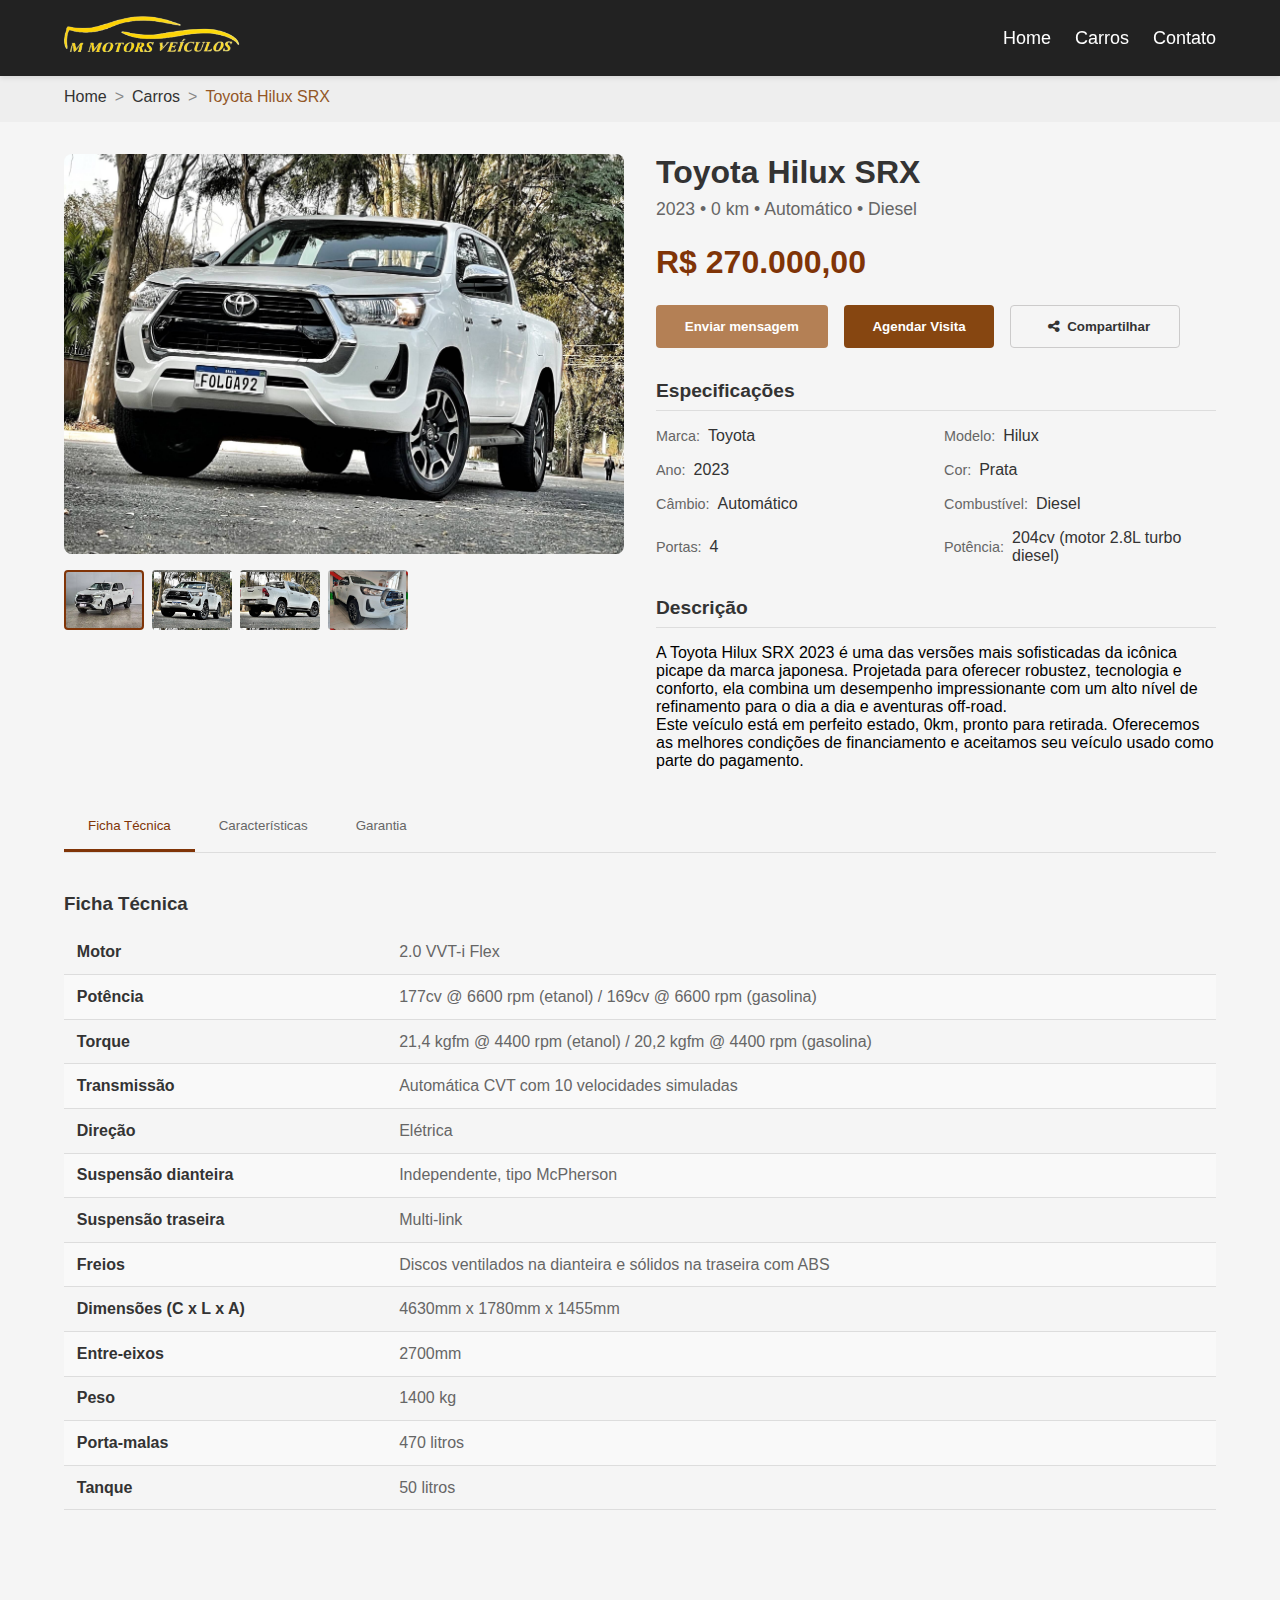
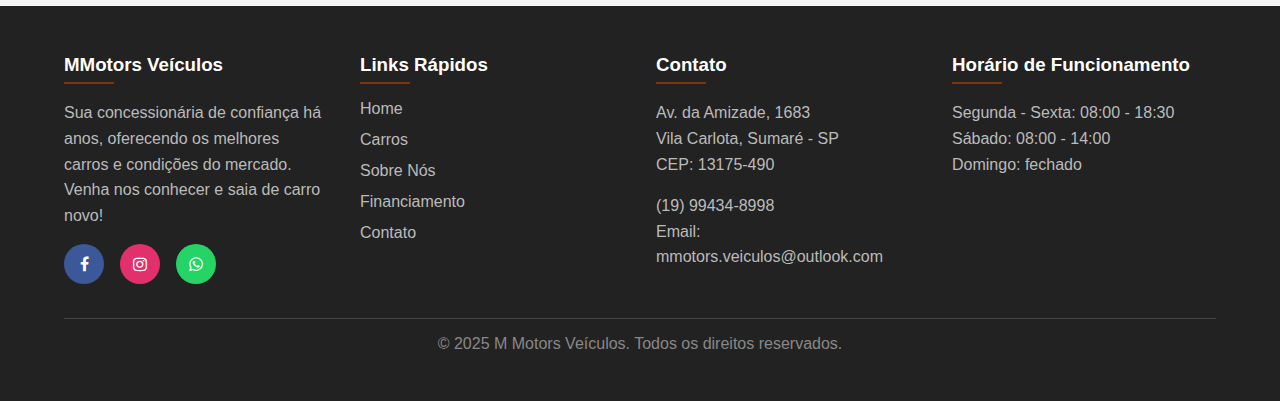
<file: cars/toyota-hilux.html>
<!DOCTYPE html>
<html lang="pt-BR">
<head>
    <meta charset="UTF-8">
    <meta name="viewport" content="width=device-width, initial-scale=1.0">
    <link rel="stylesheet" href="https://cdnjs.cloudflare.com/ajax/libs/font-awesome/4.7.0/css/font-awesome.min.css">
    <title>Toyota Hilux - MMotors Veículos</title>
    <link rel="stylesheet" href="../styles/ver-detalhes.css">
    <link rel="stylesheet" href="../styles/navbar.css">
    <script src="../toggle-btn.js"></script>
    
</head>
<body>
    <!-- Navbar -->
    <nav class="navbar">
        <div class="logo"><a href="../index.html"><img src="../assets/logo.png" width="176"></a></div>
        <div class="toggle-btn">
            <span></span>
            <span></span>
            <span></span>
        </div>
        <ul class="nav-links">
            <li><a href="../index.html">Home</a></li>
            <li><a href="#cars-container">Carros</a></li>
            <li><a href="../contato.html">Contato</a></li>
        </ul>
    </nav>

    <!-- Breadcrumb -->
    <div class="breadcrumb" style="padding-top: 5.5rem;">
        <ul class="breadcrumb-links">
            <li><a href="../index.html">Home</a></li>
            <li><a href="../index.html#cars-container">Carros</a></li>
            <li><a href="#">Toyota Hilux SRX</a></li>
        </ul>
    </div>

    <!-- Car Detail Container -->
    <div class="car-detail-container">
        <!-- Car Gallery -->
        <div class="car-gallery">
            <div class="main-image" id="main-image" style="background-image: url('../assets/toyota-hilux-srx/2.jpg')"></div>
            <div class="thumbnail-container">
                <div class="thumbnail active" style="background-image: url('../assets/toyota-hilux-srx/1.jpg')" data-src="/api/placeholder/800/400"></div>
                <div class="thumbnail" style="background-image: url('../assets/toyota-hilux-srx/2.jpg')" data-src="/api/placeholder/801/400"></div>
                <div class="thumbnail" style="background-image: url('../assets/toyota-hilux-srx/3.jpg')" data-src="/api/placeholder/802/400"></div>
                <div class="thumbnail" style="background-image: url('../assets/toyota-hilux-srx/4.jpg')" data-src="/api/placeholder/803/400"></div>
            </div>
        </div>

        <!-- Car Info -->
        <div class="car-info">
            <h1 class="car-title">Toyota Hilux SRX</h1>
            <p class="car-subtitle">2023 • 0 km • Automático • Diesel</p>
            <h2 class="car-price">R$ 270.000,00</h2>

            <div class="car-actions">
                <button id="message-btn" class="car-btn btn-primary">Enviar mensagem</button>
                <button id="date-btn" class="car-btn btn-secondary">Agendar Visita</button>
                <button class="car-btn btn-outline" id="compartilhar"><i class="fa fa-share-alt" aria-hidden="true" style="margin: 0 0.5rem;"></i>Compartilhar</button>
            </div>

            <div class="car-specs">
                <h3 class="specs-title">Especificações</h3>
                <div class="specs-grid">
                    <div class="spec-item">
                        <span class="spec-label">Marca:</span>
                        <span class="spec-value">Toyota</span>
                    </div>
                    <div class="spec-item">
                        <span class="spec-label">Modelo:</span>
                        <span class="spec-value">Hilux</span>
                    </div>
                    <div class="spec-item">
                        <span class="spec-label">Ano:</span>
                        <span class="spec-value">2023</span>
                    </div>
                    <div class="spec-item">
                        <span class="spec-label">Cor:</span>
                        <span class="spec-value">Prata</span>
                    </div>
                    <div class="spec-item">
                        <span class="spec-label">Câmbio:</span>
                        <span class="spec-value">Automático</span>
                    </div>
                    <div class="spec-item">
                        <span class="spec-label">Combustível:</span>
                        <span class="spec-value">Diesel</span>
                    </div>
                    <div class="spec-item">
                        <span class="spec-label">Portas:</span>
                        <span class="spec-value">4</span>
                    </div>
                    <div class="spec-item">
                        <span class="spec-label">Potência:</span>
                        <span class="spec-value">204cv (motor 2.8L turbo diesel)</span>
                    </div>
                </div>
            </div>

            <div class="car-description">
                <h3 class="specs-title">Descrição</h3>
                <p>A Toyota Hilux SRX 2023 é uma das versões mais sofisticadas da icônica picape da marca japonesa. Projetada para oferecer robustez, tecnologia e conforto, ela combina um desempenho impressionante com um alto nível de refinamento para o dia a dia e aventuras off-road.</p>
                <p>Este veículo está em perfeito estado, 0km, pronto para retirada. Oferecemos as melhores condições de financiamento e aceitamos seu veículo usado como parte do pagamento.</p>
            </div>
        </div>

        <div class="car-tabs">
            <div class="tabs-header">
                <button class="tab-btn active" data-tab="technical">Ficha Técnica</button>
                <button class="tab-btn" data-tab="features">Características</button>
                <button class="tab-btn" data-tab="warranty">Garantia</button>
            </div>

            <div class="tab-content active" id="technical">
                <h3>Ficha Técnica</h3>
                <table class="specs-table">
                    <tr>
                        <th>Motor</th>
                        <td>2.0 VVT-i Flex</td>
                    </tr>
                    <tr>
                        <th>Potência</th>
                        <td>177cv @ 6600 rpm (etanol) / 169cv @ 6600 rpm (gasolina)</td>
                    </tr>
                    <tr>
                        <th>Torque</th>
                        <td>21,4 kgfm @ 4400 rpm (etanol) / 20,2 kgfm @ 4400 rpm (gasolina)</td>
                    </tr>
                    <tr>
                        <th>Transmissão</th>
                        <td>Automática CVT com 10 velocidades simuladas</td>
                    </tr>
                    <tr>
                        <th>Direção</th>
                        <td>Elétrica</td>
                    </tr>
                    <tr>
                        <th>Suspensão dianteira</th>
                        <td>Independente, tipo McPherson</td>
                    </tr>
                    <tr>
                        <th>Suspensão traseira</th>
                        <td>Multi-link</td>
                    </tr>
                    <tr>
                        <th>Freios</th>
                        <td>Discos ventilados na dianteira e sólidos na traseira com ABS</td>
                    </tr>
                    <tr>
                        <th>Dimensões (C x L x A)</th>
                        <td>4630mm x 1780mm x 1455mm</td>
                    </tr>
                    <tr>
                        <th>Entre-eixos</th>
                        <td>2700mm</td>
                    </tr>
                    <tr>
                        <th>Peso</th>
                        <td>1400 kg</td>
                    </tr>
                    <tr>
                        <th>Porta-malas</th>
                        <td>470 litros</td>
                    </tr>
                    <tr>
                        <th>Tanque</th>
                        <td>50 litros</td>
                    </tr>
                </table>
            </div>

            <div class="tab-content" id="features">
                <h3>Características e Equipamentos</h3>
                <ul class="feature-list">
                    <li>Central multimídia com tela touch de 8"</li>
                    <li>Android Auto e Apple CarPlay</li>
                    <li>Ar-condicionado digital dual zone</li>
                    <li>Câmera de ré</li>
                    <li>Controle de cruzeiro adaptativo</li>
                    <li>Faróis em LED</li>
                    <li>7 airbags (frontais, laterais, cortina e joelho)</li>
                    <li>Sensor de estacionamento dianteiro e traseiro</li>
                    <li>Bancos em couro</li>
                    <li>Rodas de liga leve 17"</li>
                    <li>Sistema de som premium com 6 alto-falantes</li>
                    <li>Freio de estacionamento eletrônico</li>
                    <li>Start/Stop automático</li>
                    <li>Entrada USB</li>
                    <li>Bluetooth</li>
                </ul>
            </div>

            <div class="tab-content" id="warranty">
                <h3>Garantia</h3>
                <p>O Toyota Corolla XEi 2023 possui garantia de fábrica de 5 anos ou 100.000 km, o que ocorrer primeiro.</p>
                <p>Além disso, oferecemos:</p>
                <ul class="feature-list">
                    <li>3 primeiras revisões gratuitas</li>
                    <li>Assistência 24 horas durante todo o período de garantia</li>
                    <li>Garantia estendida opcional por até 7 anos</li>
                </ul>
                <p>A garantia cobre defeitos de fabricação e montagem, excluindo itens de desgaste natural como pastilhas de freio, pneus, filtros, óleo, entre outros.</p>
            </div>
        </div>
    </div>

    <!-- Footer -->
    <footer>
        <div class="footer-container">
            <div class="footer-col">
                <h3><span>MMotors Veículos</span></h3>
                <p>Sua concessionária de confiança há anos, oferecendo os melhores carros e condições do mercado. Venha nos conhecer e saia de carro novo!</p>
                <div class="social-icons">
                    <a href="https://www.facebook.com/people/MMotors-Ve%C3%ADculos/61556223940893/" class="social-icon"><i class="fa fa-facebook" aria-hidden="true"></i></a>
                    <a href="https://www.instagram.com/mmotors.veiculos/" class="social-icon"><i class="fa fa-instagram" aria-hidden="true"></i></a>
                    <a href="#" class="social-icon"><i class="fa fa-whatsapp" aria-hidden="true"></i></a>
                </div>
            </div>
            <div class="footer-col">
                <h3>Links Rápidos</h3>
                <ul class="footer-links">
                    <li><a href="../index.html">Home</a></li>
                    <li><a href="index.html#cars-container">Carros</a></li>
                    <li><a href="#">Sobre Nós</a></li>
                    <li><a href="#">Financiamento</a></li>
                    <li><a href="contato.html">Contato</a></li>
                </ul>
            </div>
            <div class="footer-col">
                <h3>Contato</h3>
                <p>Av. da Amizade, 1683<br>Vila Carlota, Sumaré - SP<br>CEP: 13175-490</p>
                <p>(19) 99434-8998<br>Email: mmotors.veiculos@outlook.com</p>
            </div>
            <div class="footer-col">
                <h3>Horário de Funcionamento</h3>
                <p>Segunda - Sexta: 08:00 - 18:30<br>Sábado: 08:00 - 14:00<br>Domingo: fechado</p>
            </div>
        </div>
        <div class="copyright">
            <p>&copy; 2025 M Motors Veículos. Todos os direitos reservados.</p>
        </div>
    </footer>

    <script src="../ver-mais.js"></script>
</body>
</html>
</file>
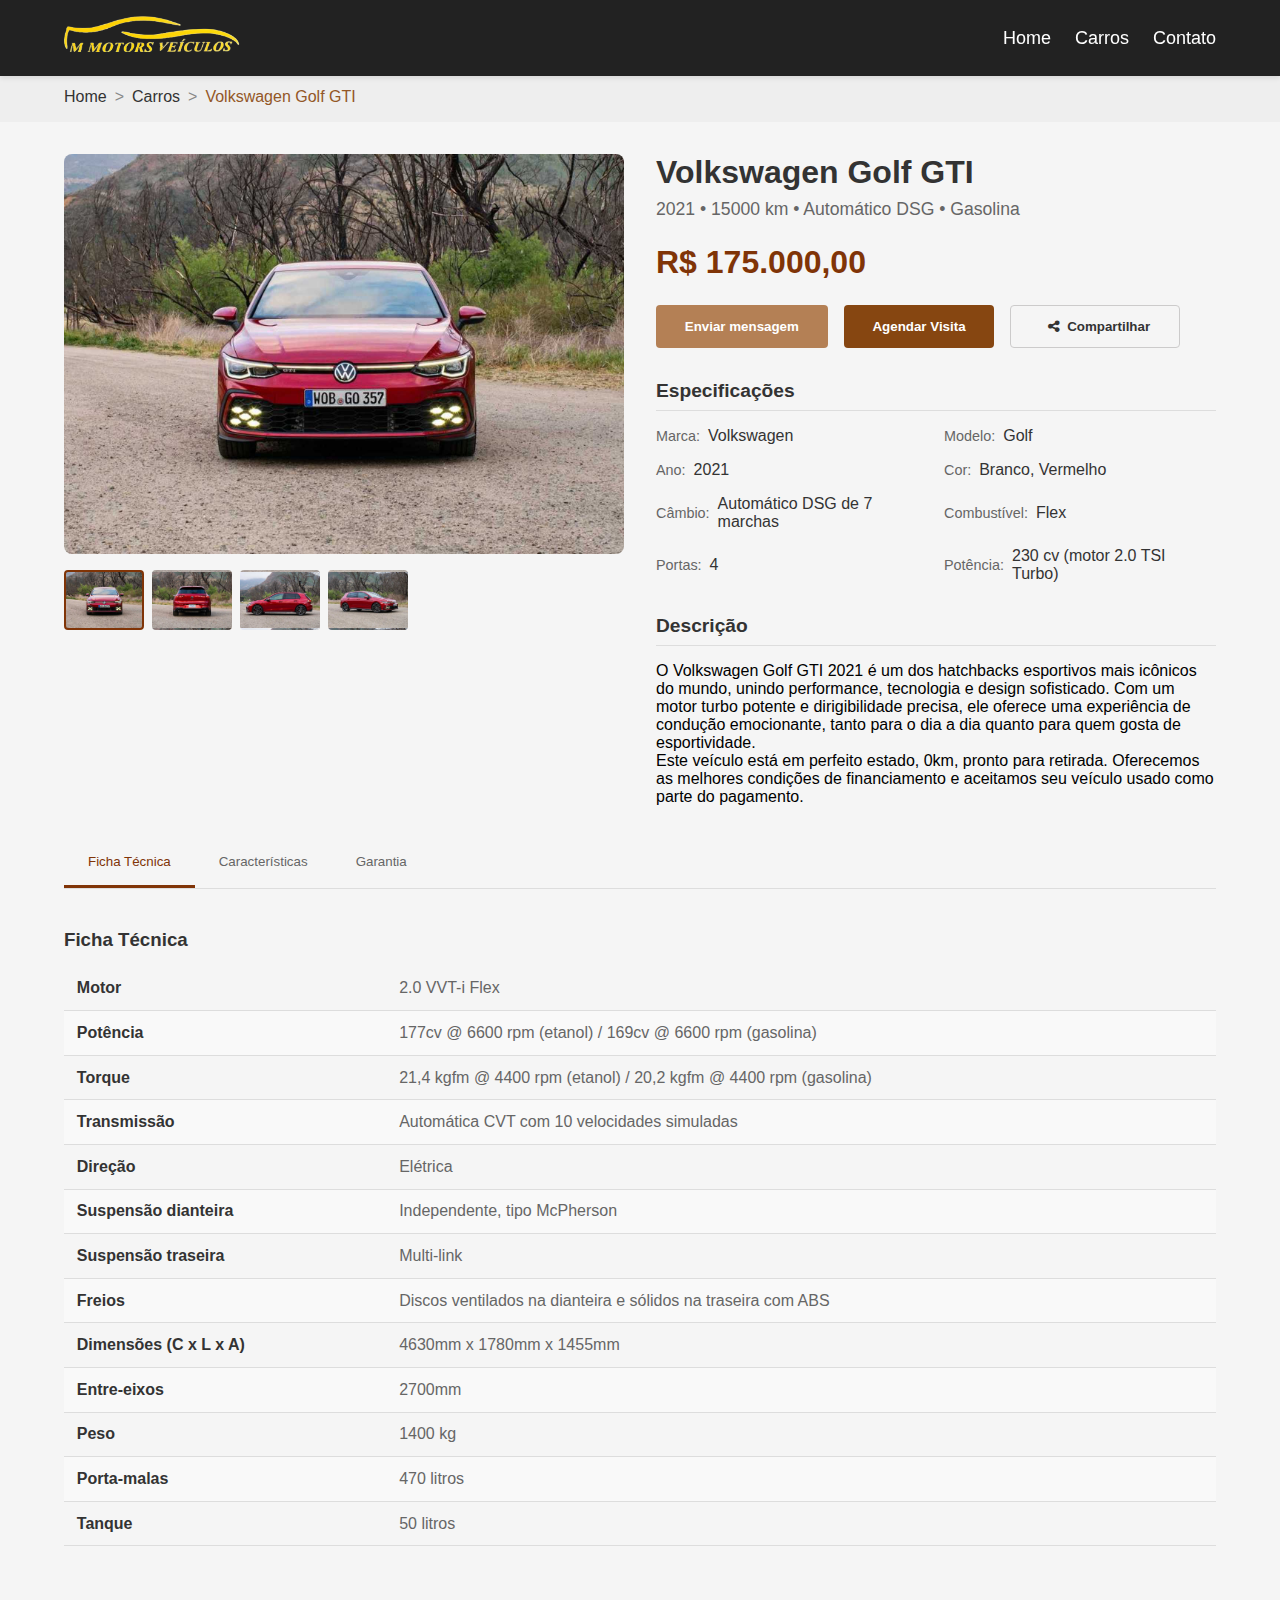
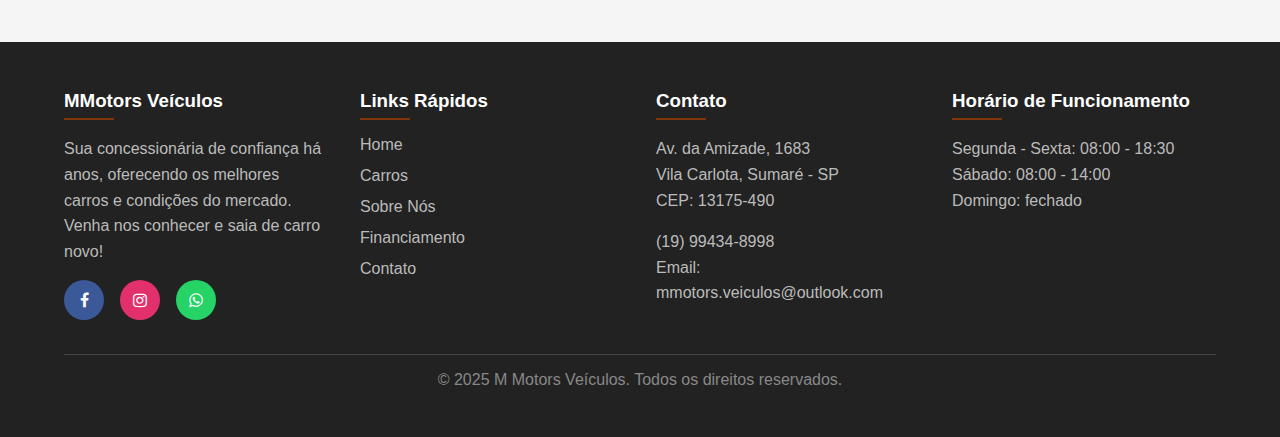
<file: cars/volkswagen-golf.html>
<!DOCTYPE html>
<html lang="pt-BR">
<head>
    <meta charset="UTF-8">
    <meta name="viewport" content="width=device-width, initial-scale=1.0">
    <link rel="stylesheet" href="https://cdnjs.cloudflare.com/ajax/libs/font-awesome/4.7.0/css/font-awesome.min.css">
    <title>Toyota Corolla XEi - MMotors Veículos</title>
    <link rel="stylesheet" href="../styles/ver-detalhes.css">
    <link rel="stylesheet" href="../styles/navbar.css">
    <script src="../toggle-btn.js"></script>
    
</head>
<body>
    <!-- Navbar -->
    <nav class="navbar">
        <div class="logo"><a href="../index.html"><img src="../assets/logo.png" width="176"></a></div>
        <div class="toggle-btn">
            <span></span>
            <span></span>
            <span></span>
        </div>
        <ul class="nav-links">
            <li><a href="../index.html">Home</a></li>
            <li><a href="#cars-container">Carros</a></li>
            <li><a href="../contato.html">Contato</a></li>
        </ul>
    </nav>

    <!-- Breadcrumb -->
    <div class="breadcrumb" style="padding-top: 5.5rem;">
        <ul class="breadcrumb-links">
            <li><a href="../index.html">Home</a></li>
            <li><a href="../index.html#cars-container">Carros</a></li>
            <li><a href="#">Volkswagen Golf GTI</a></li>
        </ul>
    </div>

    <!-- Car Detail Container -->
    <div class="car-detail-container">
        <!-- Car Gallery -->
        <div class="car-gallery">
            <div class="main-image" id="main-image" style="background-image: url('../assets/volkswagen-golf-gti/1.png')"></div>
            <div class="thumbnail-container">
                <div class="thumbnail active" style="background-image: url('../assets/volkswagen-golf-gti/1.png')" data-src="/api/placeholder/800/400"></div>
                <div class="thumbnail" style="background-image: url('../assets/volkswagen-golf-gti/2.png')" data-src="/api/placeholder/801/400"></div>
                <div class="thumbnail" style="background-image: url('../assets/volkswagen-golf-gti/3.png')" data-src="/api/placeholder/802/400"></div>
                <div class="thumbnail" style="background-image: url('../assets/volkswagen-golf-gti/4.png')" data-src="/api/placeholder/803/400"></div>
            </div>
        </div>

        <!-- Car Info -->
        <div class="car-info">
            <h1 class="car-title">Volkswagen Golf GTI</h1>
            <p class="car-subtitle">2021 • 15000 km • Automático DSG • Gasolina</p>
            <h2 class="car-price">R$ 175.000,00</h2>

            <div class="car-actions">
                <button id="message-btn" class="car-btn btn-primary">Enviar mensagem</button>
                <button id="date-btn" class="car-btn btn-secondary">Agendar Visita</button>
                <button class="car-btn btn-outline" id="compartilhar"><i class="fa fa-share-alt" aria-hidden="true" style="margin: 0 0.5rem;"></i>Compartilhar</button>
            </div>

            <div class="car-specs">
                <h3 class="specs-title">Especificações</h3>
                <div class="specs-grid">
                    <div class="spec-item">
                        <span class="spec-label">Marca:</span>
                        <span class="spec-value">Volkswagen</span>
                    </div>
                    <div class="spec-item">
                        <span class="spec-label">Modelo:</span>
                        <span class="spec-value">Golf</span>
                    </div>
                    <div class="spec-item">
                        <span class="spec-label">Ano:</span>
                        <span class="spec-value">2021</span>
                    </div>
                    <div class="spec-item">
                        <span class="spec-label">Cor:</span>
                        <span class="spec-value">Branco, Vermelho</span>
                    </div>
                    <div class="spec-item">
                        <span class="spec-label">Câmbio:</span>
                        <span class="spec-value">Automático DSG de 7 marchas</span>
                    </div>
                    <div class="spec-item">
                        <span class="spec-label">Combustível:</span>
                        <span class="spec-value">Flex</span>
                    </div>
                    <div class="spec-item">
                        <span class="spec-label">Portas:</span>
                        <span class="spec-value">4</span>
                    </div>
                    <div class="spec-item">
                        <span class="spec-label">Potência:</span>
                        <span class="spec-value">230 cv (motor 2.0 TSI Turbo)</span>
                    </div>
                </div>
            </div>

            <div class="car-description">
                <h3 class="specs-title">Descrição</h3>
                <p>O Volkswagen Golf GTI 2021 é um dos hatchbacks esportivos mais icônicos do mundo, unindo performance, tecnologia e design sofisticado. Com um motor turbo potente e dirigibilidade precisa, ele oferece uma experiência de condução emocionante, tanto para o dia a dia quanto para quem gosta de esportividade.</p>
                <p>Este veículo está em perfeito estado, 0km, pronto para retirada. Oferecemos as melhores condições de financiamento e aceitamos seu veículo usado como parte do pagamento.</p>
            </div>
        </div>

        <div class="car-tabs">
            <div class="tabs-header">
                <button class="tab-btn active" data-tab="technical">Ficha Técnica</button>
                <button class="tab-btn" data-tab="features">Características</button>
                <button class="tab-btn" data-tab="warranty">Garantia</button>
            </div>

            <div class="tab-content active" id="technical">
                <h3>Ficha Técnica</h3>
                <table class="specs-table">
                    <tr>
                        <th>Motor</th>
                        <td>2.0 VVT-i Flex</td>
                    </tr>
                    <tr>
                        <th>Potência</th>
                        <td>177cv @ 6600 rpm (etanol) / 169cv @ 6600 rpm (gasolina)</td>
                    </tr>
                    <tr>
                        <th>Torque</th>
                        <td>21,4 kgfm @ 4400 rpm (etanol) / 20,2 kgfm @ 4400 rpm (gasolina)</td>
                    </tr>
                    <tr>
                        <th>Transmissão</th>
                        <td>Automática CVT com 10 velocidades simuladas</td>
                    </tr>
                    <tr>
                        <th>Direção</th>
                        <td>Elétrica</td>
                    </tr>
                    <tr>
                        <th>Suspensão dianteira</th>
                        <td>Independente, tipo McPherson</td>
                    </tr>
                    <tr>
                        <th>Suspensão traseira</th>
                        <td>Multi-link</td>
                    </tr>
                    <tr>
                        <th>Freios</th>
                        <td>Discos ventilados na dianteira e sólidos na traseira com ABS</td>
                    </tr>
                    <tr>
                        <th>Dimensões (C x L x A)</th>
                        <td>4630mm x 1780mm x 1455mm</td>
                    </tr>
                    <tr>
                        <th>Entre-eixos</th>
                        <td>2700mm</td>
                    </tr>
                    <tr>
                        <th>Peso</th>
                        <td>1400 kg</td>
                    </tr>
                    <tr>
                        <th>Porta-malas</th>
                        <td>470 litros</td>
                    </tr>
                    <tr>
                        <th>Tanque</th>
                        <td>50 litros</td>
                    </tr>
                </table>
            </div>

            <div class="tab-content" id="features">
                <h3>Características e Equipamentos</h3>
                <ul class="feature-list">
                    <li>Central multimídia com tela touch de 8"</li>
                    <li>Android Auto e Apple CarPlay</li>
                    <li>Ar-condicionado digital dual zone</li>
                    <li>Câmera de ré</li>
                    <li>Controle de cruzeiro adaptativo</li>
                    <li>Faróis em LED</li>
                    <li>7 airbags (frontais, laterais, cortina e joelho)</li>
                    <li>Sensor de estacionamento dianteiro e traseiro</li>
                    <li>Bancos em couro</li>
                    <li>Rodas de liga leve 17"</li>
                    <li>Sistema de som premium com 6 alto-falantes</li>
                    <li>Freio de estacionamento eletrônico</li>
                    <li>Start/Stop automático</li>
                    <li>Entrada USB</li>
                    <li>Bluetooth</li>
                </ul>
            </div>

            <div class="tab-content" id="warranty">
                <h3>Garantia</h3>
                <p>O Toyota Corolla XEi 2023 possui garantia de fábrica de 5 anos ou 100.000 km, o que ocorrer primeiro.</p>
                <p>Além disso, oferecemos:</p>
                <ul class="feature-list">
                    <li>3 primeiras revisões gratuitas</li>
                    <li>Assistência 24 horas durante todo o período de garantia</li>
                    <li>Garantia estendida opcional por até 7 anos</li>
                </ul>
                <p>A garantia cobre defeitos de fabricação e montagem, excluindo itens de desgaste natural como pastilhas de freio, pneus, filtros, óleo, entre outros.</p>
            </div>
        </div>
    </div>

    <!-- Footer -->
    <footer>
        <div class="footer-container">
            <div class="footer-col">
                <h3><span>MMotors Veículos</span></h3>
                <p>Sua concessionária de confiança há anos, oferecendo os melhores carros e condições do mercado. Venha nos conhecer e saia de carro novo!</p>
                <div class="social-icons">
                    <a href="https://www.facebook.com/people/MMotors-Ve%C3%ADculos/61556223940893/" class="social-icon"><i class="fa fa-facebook" aria-hidden="true"></i></a>
                    <a href="https://www.instagram.com/mmotors.veiculos/" class="social-icon"><i class="fa fa-instagram" aria-hidden="true"></i></a>
                    <a href="#" class="social-icon"><i class="fa fa-whatsapp" aria-hidden="true"></i></a>
                </div>
            </div>
            <div class="footer-col">
                <h3>Links Rápidos</h3>
                <ul class="footer-links">
                    <li><a href="../index.html">Home</a></li>
                    <li><a href="index.html#cars-container">Carros</a></li>
                    <li><a href="#">Sobre Nós</a></li>
                    <li><a href="#">Financiamento</a></li>
                    <li><a href="contato.html">Contato</a></li>
                </ul>
            </div>
            <div class="footer-col">
                <h3>Contato</h3>
                <p>Av. da Amizade, 1683<br>Vila Carlota, Sumaré - SP<br>CEP: 13175-490</p>
                <p>(19) 99434-8998<br>Email: mmotors.veiculos@outlook.com</p>
            </div>
            <div class="footer-col">
                <h3>Horário de Funcionamento</h3>
                <p>Segunda - Sexta: 08:00 - 18:30<br>Sábado: 08:00 - 14:00<br>Domingo: fechado</p>
            </div>
        </div>
        <div class="copyright">
            <p>&copy; 2025 M Motors Veículos. Todos os direitos reservados.</p>
        </div>
    </footer>

    <script src="../ver-mais.js"></script>
</body>
</html>
</file>
<file: styles/index.css>
* {
    margin: 0;
    padding: 0;
    box-sizing: border-box;
    font-family: 'Segoe UI', Tahoma, Geneva, Verdana, sans-serif;
}

body {
    background-color: #f5f5f5;
}

.hero {
    background-image: linear-gradient(rgba(0, 0, 0, 0.7), rgba(0, 0, 0, 0.7)), url('../assets/front.jpg');
    background-size: cover;
    background-position: center;
    height: 70vh;
    display: flex;
    flex-direction: column;
    justify-content: center;
    align-items: center;
    text-align: center;
    color: #fff;
    padding: 0 5%;
}

.hero h1 {
    font-size: 3rem;
    margin-bottom: 1rem;
}

.hero p {
    font-size: 1.2rem;
    max-width: 800px;
    margin-bottom: 2rem;
}

.hero-btn{
    display: flex;
    flex-direction: row;
    gap: 1rem;
}

.btn {
    display: inline-block;
    padding: 0.8rem 1.8rem;
    background-color: rgba(0, 0, 0, 0.1);
    color: #fff;
    border: 2px solid #fff;
    text-decoration: none;
    border-radius: 20px;
    font-weight: 600;
    transition: background-color 0.3s;
}

.btn:hover {
    background-color: rgba(0, 0, 0, 0.0);
    border: 2px solid #e9e9e9;
    color: #e9e9e9;
}

/* Main section com filtros e produtos */
.products-section {
    padding: 4rem 5%;
}

.products-section h2 {
    text-align: center;
    margin-bottom: 2rem;
    font-size: 2rem;
    color: #333;
}

.products-container {
    display: flex;
    gap: 2rem;
}

/* Filtros */
.filters {
    flex: 1;
    max-width: 250px;
    background-color: #fff;
    padding: 1.5rem;
    border-radius: 8px;
    box-shadow: 0 0 10px rgba(0,0,0,0.1);
}

.filters h3 {
    margin-bottom: 1rem;
    color: #333;
    border-bottom: 1px solid #eee;
    padding-bottom: 0.5rem;
}

.filter-group {
    margin-bottom: 1.5rem;
}

.filter-group label {
    display: block;
    margin-bottom: 0.5rem;
    color: #555;
    font-weight: 500;
}

.filter-group select, .filter-group input[type="number"] {
    width: 100%;
    padding: 0.6rem;
    border: 1px solid #ddd;
    border-radius: 4px;
    margin-bottom: 1rem;
}

.price-inputs {
    display: flex;
    gap: 0.5rem;
}

.price-inputs input {
    width: 50%;
}

.filter-btn {
    width: 100%;
    padding: 0.8rem;
    background-color: #935727;
    color: #fff;
    border: none;
    border-radius: 4px;
    cursor: pointer;
    font-weight: 600;
    transition: background-color 0.3s;
}

.filter-btn:hover {
    background-color: #a86c3b;
}

/* Carros listagem */
.cars-grid {
    flex: 3;
    display: grid;
    grid-template-columns: repeat(auto-fill, minmax(280px, 1fr));
    gap: 2rem;
}

.car-card {
    background-color: #fff;
    border-radius: 8px;
    overflow: hidden;
    box-shadow: 0 0 10px rgba(0,0,0,0.1);
    transition: transform 0.3s;
}

.car-card:hover {
    transform: translateY(-5px);
}

.car-image {
    height: 180px;
    background-size: cover;
    background-position: center;
}

.car-details {
    padding: 1.2rem;
}

.car-title {
    font-size: 1.2rem;
    color: #333;
    margin-bottom: 0.5rem;
}

.car-info {
    color: #666;
    font-size: 0.9rem;
    margin-bottom: 0.8rem;
}

.car-price {
    font-size: 1.5rem;
    font-weight: 600;
    color: #333;
    margin-bottom: 1rem;
}

.car-btn {
    display: block;
    width: 100%;
    padding: 0.8rem;
    background-color: #b48055;
    color: #fff;
    text-align: center;
    text-decoration: none;
    border-radius: 4px;
    font-size: 17px;
    transition: background-color 0.3s;
}

.car-btn:hover {
    background-color: #d19b6f;
}

/* Footer */
footer {
    background-color: #222;
    color: #fff;
    padding: 3rem 5%;
}

.footer-container {
    display: flex;
    justify-content: space-between;
    flex-wrap: wrap;
    gap: 2rem;
}

.footer-col {
    flex: 1;
    min-width: 250px;
}

.footer-col h3 {
    color: #fff;
    margin-bottom: 1rem;
    position: relative;
    padding-bottom: 0.5rem;
}

.footer-col h3::after {
    content: '';
    position: absolute;
    bottom: 0;
    left: 0;
    width: 50px;
    height: 2px;
    background-color: #803407;
}

.footer-col p {
    color: #bbb;
    line-height: 1.6;
    margin-bottom: 1rem;
}

.footer-links {
    list-style: none;
}

.footer-links li {
    margin-bottom: 0.8rem;
}

.footer-links a {
    color: #bbb;
    text-decoration: none;
    transition: color 0.3s;
}

.footer-links a:hover {
    color: #803407;
}

.social-icons {
    display: flex;
    gap: 1rem;
    margin-top: 1rem;
}

.social-icon {
    width: 40px;
    height: 40px;
    color: #fff;
    text-decoration: none;
    background-color: #444;
    display: flex;
    align-items: center;
    justify-content: center;
    border-radius: 50%;
    transition: background-color 0.3s;
}

.social-icon:hover {
    filter: brightness(0.8);
    scale: 1.1;
}

.copyright {
    margin-top: 2rem;
    padding-top: 1rem;
    border-top: 1px solid #444;
    text-align: center;
    color: #888;
}

.social-icon {
    transition: transform 0.3s, background-color 0.3s;
}

.social-icon:hover {
    transform: scale(1.2);
}

.social-icon:nth-child(1) {
    background-color: #3b5998;
}

.social-icon:nth-child(2) {
    background-color: #e1306c;
}

.social-icon:nth-child(3) {
    background-color: #25d366;
}

@media (max-width: 768px) {
    .products-container {
        flex-direction: column;
    }

    .filters {
        max-width: 100%;
        margin-bottom: 2rem;
    }

    .hero h1 {
        font-size: 2rem;
    }

}
</file>
<file: styles/navbar.css>
.navbar {
    display: flex;
    justify-content: space-between;
    align-items: center;
    padding: 1rem 5%;
    background-color: #222;
    box-shadow: 0 2px 5px rgba(0,0,0,0.1);
    position: fixed;
    z-index: 1000;
    width: 100%;
}

.logo {
    font-size: 2rem;
    font-weight: bold;
    color: #fff;
    z-index: 1000;
}

.logo span {
    color: #e74c3c;
}

.nav-links {
    display: flex;
    list-style: none;
    z-index: 1000;
    margin: 0;
    padding: 0;
}

.nav-links li {
    margin-left: 1.5rem;
}

.nav-links a {
    color: #fff;
    text-decoration: none;
    font-size: 18px;
    transition: color 0.3s;
}

.nav-links a:hover {
    color: #b48055;
}

.toggle-btn {
    display: none;
    flex-direction: column;
    justify-content: space-between;
    width: 30px;
    height: 21px;
    cursor: pointer;
    z-index: 1000;
}

.toggle-btn span {
    display: block;
    width: 100%;
    height: 3px;
    background-color: #fff;
    border-radius: 3px;
    transition: all 0.3s ease;
}

@media (max-width: 768px) {
    body {
        overflow-x: hidden;
    }
    
    .toggle-btn {
        display: flex;
    }
    
    .nav-links {
        position: fixed;
        top: 0;
        right: -100%;
        width: 60%;
        height: 100vh;
        background-color: #222;
        flex-direction: column;
        align-items: center;
        justify-content: center;
        transition: all 0.5s ease;
        z-index: 999;
        padding: 2rem 0;
    }
    
    .nav-links.active {
        right: 0;
    }
    
    .nav-links li {
        margin: 1.5rem 0;
    }
    
    .toggle-btn.active span:nth-child(1) {
        transform: translateY(9px) rotate(45deg);
    }
    
    .toggle-btn.active span:nth-child(2) {
        opacity: 0;
    }
    
    .toggle-btn.active span:nth-child(3) {
        transform: translateY(-9px) rotate(-45deg);
    }
}
</file>
<file: styles/contato.css>
* {
    margin: 0;
    padding: 0;
    box-sizing: border-box;
    font-family: 'Segoe UI', Tahoma, Geneva, Verdana, sans-serif;
}

body {
    background-color: #f5f5f5;
}

/* Breadcrumb */
.breadcrumb {
    padding: 1rem 5%;
    background-color: #eee;
}

.breadcrumb-links {
    display: flex;
    list-style: none;
}

.breadcrumb-links li {
    display: flex;
    align-items: center;
}

.breadcrumb-links li:not(:last-child)::after {
    content: ">";
    margin: 0 0.5rem;
    color: #888;
}

.breadcrumb-links a {
    color: #333;
    text-decoration: none;
}

.breadcrumb-links a:hover {
    color: #e74c3c;
    text-decoration: underline;
}

.breadcrumb-links li:last-child a {
    color: #e74c3c;
    font-weight: 500;
}

/* Contato Section */
.contato-section {
    padding: 3rem 5%;
}

.contato-container {
    display: flex;
    gap: 2rem;
    flex-wrap: wrap;
}

.contato-info, .contato-form {
    flex: 1;
    min-width: 300px;
    background-color: #fff;
    padding: 2rem;
    border-radius: 8px;
    box-shadow: 0 0 10px rgba(0,0,0,0.1);
}

.contato-info h2, .contato-form h2 {
    color: #333;
    margin-bottom: 1.5rem;
    padding-bottom: 0.5rem;
    border-bottom: 2px solid #e74c3c;
}

.contato-info p {
    color: #666;
    line-height: 1.6;
    margin-bottom: 1.5rem;
}

/* Itens de informação */
.info-item {
    display: flex;
    margin-bottom: 1.5rem;
    align-items: flex-start;
}

.info-icon {
    width: 40px;
    height: 40px;
    background-color: #e74c3c;
    border-radius: 50%;
    display: flex;
    align-items: center;
    justify-content: center;
    color: #fff;
    margin-right: 1rem;
    flex-shrink: 0;
}

.info-text h3 {
    font-size: 1.1rem;
    margin-bottom: 0.3rem;
    color: #333;
}

.info-text p {
    margin-bottom: 0;
}

/* Ícones */
.icon-location:before {
    content: "📍";
}

.icon-phone:before {
    content: "📞";
}

.icon-mail:before {
    content: "✉️";
}

.icon-clock:before {
    content: "🕒";
}

.icon-whatsapp:before {
    content: "📱";
}

/* Redes sociais */
.social-contato h3 {
    font-size: 1.1rem;
    margin-bottom: 1rem;
    color: #333;
}

.social-icons {
    display: flex;
    gap: 1rem;
}

.social-icon {
    width: 40px;
    height: 40px;
    color: #fff;
    text-decoration: none;
    background-color: #444;
    display: flex;
    align-items: center;
    justify-content: center;
    border-radius: 50%;
    transition: background-color 0.3s;
}

.social-icon:hover {
    filter: brightness(0.8);
    scale: 1.1;
}

.whatsapp-button {
    margin-top: 2rem;
}

.btn-whatsapp {
    display: flex;
    align-items: center;
    justify-content: center;
    background-color: #25d366;
    color: #fff;
    padding: 0.8rem 1.5rem;
    border-radius: 30px;
    text-decoration: none;
    font-weight: 600;
    transition: background-color 0.3s;
}

.btn-whatsapp:hover {
    background-color: #128c7e;
}

.btn-whatsapp i {
    margin-right: 0.5rem;
}

/* Formulário */
.form-group {
    margin-bottom: 1.5rem;
}

.form-group label {
    display: block;
    margin-bottom: 0.5rem;
    color: #444;
    font-weight: 500;
}

.form-group input,
.form-group select,
.form-group textarea {
    width: 100%;
    padding: 0.8rem;
    border: 1px solid #ddd;
    border-radius: 4px;
    background-color: #f9f9f9;
    transition: border-color 0.3s;
}

.form-group input:focus,
.form-group select:focus,
.form-group textarea:focus {
    border-color: #3498db;
    outline: none;
}

.checkbox-group {
    display: flex;
    align-items: center;
}

.checkbox-group input {
    width: auto;
    margin-right: 0.8rem;
}

.checkbox-group label {
    margin-bottom: 0;
    font-size: 0.9rem;
}

.checkbox-group a {
    color: #e74c3c;
    text-decoration: none;
}

.checkbox-group a:hover {
    text-decoration: underline;
}

.btn-enviar {
    display: block;
    width: 100%;
    padding: 1rem;
    background-color: #e74c3c;
    color: #fff;
    border: none;
    border-radius: 4px;
    cursor: pointer;
    font-weight: 600;
    transition: background-color 0.3s;
}

.btn-enviar:hover {
    background-color: #c0392b;
}

/* Mapa Section */
.mapa-section {
    padding: 3rem 5%;
}

.mapa-section h2 {
    text-align: center;
    margin-bottom: 2rem;
    color: #333;
}

.mapa-container {
    border-radius: 8px;
    overflow: hidden;
    box-shadow: 0 0 10px rgba(0,0,0,0.1);
}

/* WhatsApp Flutuante */
.whatsapp-float {
    position: fixed;
    bottom: 30px;
    right: 30px;
    width: 60px;
    height: 60px;
    background-color: #25d366;
    color: #fff;
    border-radius: 50%;
    display: flex;
    align-items: center;
    justify-content: center;
    text-decoration: none;
    box-shadow: 0 4px 8px rgba(0,0,0,0.3);
    z-index: 1000;
    transition: all 0.3s;
}

.whatsapp-float:hover {
    transform: scale(1.1);
    background-color: #128c7e;
}

.whatsapp-float i {
    font-size: 1.8rem;
}

/* Footer */
footer {
    background-color: #222;
    color: #fff;
    padding: 3rem 5%;
    margin-top: 3rem;
}

.footer-container {
    display: flex;
    justify-content: space-between;
    flex-wrap: wrap;
    gap: 2rem;
}

.footer-col {
    flex: 1;
    min-width: 250px;
}

.footer-col h3 {
    color: #fff;
    margin-bottom: 1rem;
    position: relative;
    padding-bottom: 0.5rem;
}

.footer-col h3::after {
    content: '';
    position: absolute;
    bottom: 0;
    left: 0;
    width: 50px;
    height: 2px;
    background-color: #e74c3c;
}

.footer-col p {
    color: #bbb;
    line-height: 1.6;
    margin-bottom: 1rem;
}

.footer-links {
    list-style: none;
}

.footer-links li {
    margin-bottom: 0.8rem;
}

.footer-links a {
    color: #bbb;
    text-decoration: none;
    transition: color 0.3s;
}

.footer-links a:hover {
    color: #e74c3c;
}

.copyright {
    margin-top: 2rem;
    padding-top: 1rem;
    border-top: 1px solid #444;
    text-align: center;
    color: #888;
}

.social-icon {
    transition: transform 0.3s, background-color 0.3s;
}

.social-icon:hover {
    transform: scale(1.2);
}

.social-icon:nth-child(1) {
    background-color: #3b5998;
}

.social-icon:nth-child(2) {
    background-color: #e1306c;
}

.social-icon:nth-child(3) {
    background-color: #25d366;
}

@media (max-width: 768px) {
    .contato-container {
        flex-direction: column;
    }
    
    .nav-links {
        display: none;
    }
    
    .info-item {
        flex-direction: column;
    }
    
    .info-icon {
        margin-bottom: 0.5rem;
    }
    
    .car-actions {
        flex-direction: column;
    }
    
    .btn-whatsapp {
        width: 100%;
    }
}
</file>
<file: styles/ver-detalhes.css>
* {
    margin: 0;
    padding: 0;
    box-sizing: border-box;
    font-family: 'Segoe UI', Tahoma, Geneva, Verdana, sans-serif;
}

body {
    background-color: #f5f5f5;
}

/* Breadcrumb */
.breadcrumb {
    padding: 1rem 5%;
    background-color: #eee;
}

.breadcrumb-links {
    display: flex;
    list-style: none;
}

.breadcrumb-links li {
    display: flex;
    align-items: center;
}

.breadcrumb-links li:not(:last-child)::after {
    content: ">";
    margin: 0 0.5rem;
    color: #888;
}

.breadcrumb-links a {
    color: #333;
    text-decoration: none;
}

.breadcrumb-links a:hover {
    color: #935727;
    text-decoration: underline;
}

.breadcrumb-links li:last-child a {
    color: #935727;
    font-weight: 500;
}

/* Car Detail Container */
.car-detail-container {
    padding: 2rem 5%;
    display: flex;
    gap: 2rem;
    flex-wrap: wrap;
}

/* Galeria de Fotos */
.car-gallery {
    flex: 1;
    min-width: 300px;
}

.main-image {
    width: 100%;
    height: 400px;
    background-color: #ddd;
    margin-bottom: 1rem;
    background-size: cover;
    background-position: center;
    border-radius: 8px;
}

.thumbnail-container {
    display: flex;
    gap: 0.5rem;
    overflow-x: auto;
    padding-bottom: 0.5rem;
}

.thumbnail {
    width: 80px;
    height: 60px;
    background-color: #ddd;
    flex-shrink: 0;
    cursor: pointer;
    border: 2px solid transparent;
    border-radius: 4px;
    background-size: cover;
    background-position: center;
    transition: border-color 0.3s;
}

.thumbnail.active {
    border-color: #803407;
}

.thumbnail:hover {
    border-color: #3498db;
}

/* Car Info */
.car-info {
    flex: 1;
    min-width: 300px;
}

.car-title {
    font-size: 2rem;
    color: #333;
    margin-bottom: 0.5rem;
}

.car-subtitle {
    font-size: 1.1rem;
    color: #666;
    margin-bottom: 1.5rem;
}

.car-price {
    font-size: 2rem;
    color: #803407;
    font-weight: 600;
    margin-bottom: 1.5rem;
}

.car-actions {
    display: flex;
    gap: 1rem;
    margin-bottom: 2rem;
}

.car-btn {
    padding: 0.8rem 1.8rem;
    border: none;
    border-radius: 4px;
    font-weight: 600;
    cursor: pointer;
    transition: background-color 0.3s;
}

.btn-primary {
    background-color: #b48055;
    color: #fff;
}

.btn-primary:hover {
    background-color: #d19b6f;
}

.btn-secondary {
    background-color: #864611;
    color: #fff;
}

.btn-secondary:hover {
    background-color: #6e4815;
}

.btn-outline {
    background-color: transparent;
    color: #333;
    border: 1px solid #cccbcb;
}

.btn-outline:hover {
    background-color: #ebebeb;
}

.car-specs {
    margin-bottom: 2rem;
}

.specs-title {
    font-size: 1.2rem;
    color: #333;
    margin-bottom: 1rem;
    border-bottom: 1px solid #ddd;
    padding-bottom: 0.5rem;
}

.specs-grid {
    display: grid;
    grid-template-columns: repeat(2, 1fr);
    gap: 1rem;
}

.spec-item {
    display: flex;
    align-items: center;
    gap: 0.5rem;
}

.spec-label {
    color: #666;
    font-size: 0.9rem;
}

.spec-value {
    font-weight: 500;
    color: #333;
}

.car-description {
    margin-bottom: 2rem;
}

.car-tabs {
    margin: -2rem 0 2rem 0;
    width: 100%;
}

.tabs-header {
    display: flex;
    border-bottom: 1px solid #ddd;
    margin-bottom: 1.5rem;
}

.tab-btn {
    padding: 1rem 1.5rem;
    background-color: transparent;
    border: none;
    cursor: pointer;
    font-weight: 500;
    color: #666;
    border-bottom: 3px solid transparent;
    transition: all 0.3s;
}

.tab-btn.active {
    color: #803407;
    border-bottom-color: #803407;
}

.tab-btn:hover:not(.active) {
    color: #333;
    border-bottom-color: #ddd;
}

.tab-content {
    padding: 1rem 0;
    display: none;
}

.tab-content.active {
    display: block;
}

.tab-content h3 {
    margin-bottom: 1rem;
    color: #333;
}

.tab-content p {
    margin-bottom: 1rem;
    line-height: 1.6;
    color: #666;
}

.feature-list {
    list-style-position: inside;
    margin-bottom: 1rem;
}

.feature-list li {
    margin-bottom: 0.5rem;
    color: #666;
}

.feature-list li::marker {
    color: #803407;
}

.specs-table {
    width: 100%;
    border-collapse: collapse;
    margin-bottom: 1rem;
}

.specs-table th, .specs-table td {
    padding: 0.8rem;
    text-align: left;
    border-bottom: 1px solid #ddd;
}

.specs-table th {
    color: #333;
    font-weight: 600;
}

.specs-table td {
    color: #666;
}

.specs-table tr:nth-child(even) {
    background-color: #f9f9f9;
}

/* Related Cars */
.related-cars {
    padding: 2rem 5%;
    background-color: #fff;
}

.section-title {
    text-align: center;
    margin-bottom: 2rem;
    font-size: 1.8rem;
    color: #333;
}

.cars-grid {
    display: grid;
    grid-template-columns: repeat(auto-fill, minmax(250px, 1fr));
    gap: 1.5rem;
}

.car-card {
    border-radius: 8px;
    overflow: hidden;
    box-shadow: 0 0 10px rgba(0,0,0,0.1);
    transition: transform 0.3s;
}

.car-card:hover {
    transform: translateY(-5px);
}

.car-card-image {
    height: 160px;
    background-color: #ddd;
    background-size: cover;
    background-position: center;
}

.car-card-details {
    padding: 1rem;
}

.car-card-title {
    font-size: 1.1rem;
    margin-bottom: 0.5rem;
    color: #333;
}

.car-card-meta {
    color: #666;
    font-size: 0.9rem;
    margin-bottom: 0.5rem;
}

.car-card-price {
    color: #803407;
    font-weight: 600;
    font-size: 1.2rem;
    margin-bottom: 1rem;
}

.car-card-btn {
    display: block;
    padding: 0.6rem;
    background-color: #3498db;
    color: #fff;
    text-align: center;
    border: none;
    border-radius: 4px;
    text-decoration: none;
    font-weight: 500;
    transition: background-color 0.3s;
}

.car-card-btn:hover {
    background-color: #2980b9;
}

/* Footer */
footer {
    background-color: #222;
    color: #fff;
    padding: 3rem 5%;
}

.footer-container {
    display: flex;
    justify-content: space-between;
    flex-wrap: wrap;
    gap: 2rem;
}

.footer-col {
    flex: 1;
    min-width: 250px;
}

.footer-col h3 {
    color: #fff;
    margin-bottom: 1rem;
    position: relative;
    padding-bottom: 0.5rem;
}

.footer-col h3::after {
    content: '';
    position: absolute;
    bottom: 0;
    left: 0;
    width: 50px;
    height: 2px;
    background-color: #803407;
}

.footer-col p {
    color: #bbb;
    line-height: 1.6;
    margin-bottom: 1rem;
}

.footer-links {
    list-style: none;
}

.footer-links li {
    margin-bottom: 0.8rem;
}

.footer-links a {
    color: #bbb;
    text-decoration: none;
    transition: color 0.3s;
}

.footer-links a:hover {
    color: #803407;
}

.social-icons {
    display: flex;
    gap: 1rem;
    margin-top: 1rem;
}

.social-icon {
    width: 40px;
    height: 40px;
    color: #fff;
    text-decoration: none;
    background-color: #444;
    display: flex;
    align-items: center;
    justify-content: center;
    border-radius: 50%;
    transition: background-color 0.3s;
}

.social-icon:hover {
    filter: brightness(0.8);
    scale: 1.1;
}

.copyright {
    margin-top: 2rem;
    padding-top: 1rem;
    border-top: 1px solid #444;
    text-align: center;
    color: #888;
}

.social-icon {
    transition: transform 0.3s, background-color 0.3s;
}

.social-icon:hover {
    transform: scale(1.2);
}

.social-icon:nth-child(1) {
    background-color: #3b5998;
}

.social-icon:nth-child(2) {
    background-color: #e1306c;
}

.social-icon:nth-child(3) {
    background-color: #25d366;
}

@media (max-width: 768px) {
    .car-detail-container {
        flex-direction: column;
    }

    .specs-grid {
        grid-template-columns: 1fr;
    }

    .cars-grid {
        grid-template-columns: 1fr;
    }

    .car-actions {
        flex-direction: column;
    }
}
</file>
